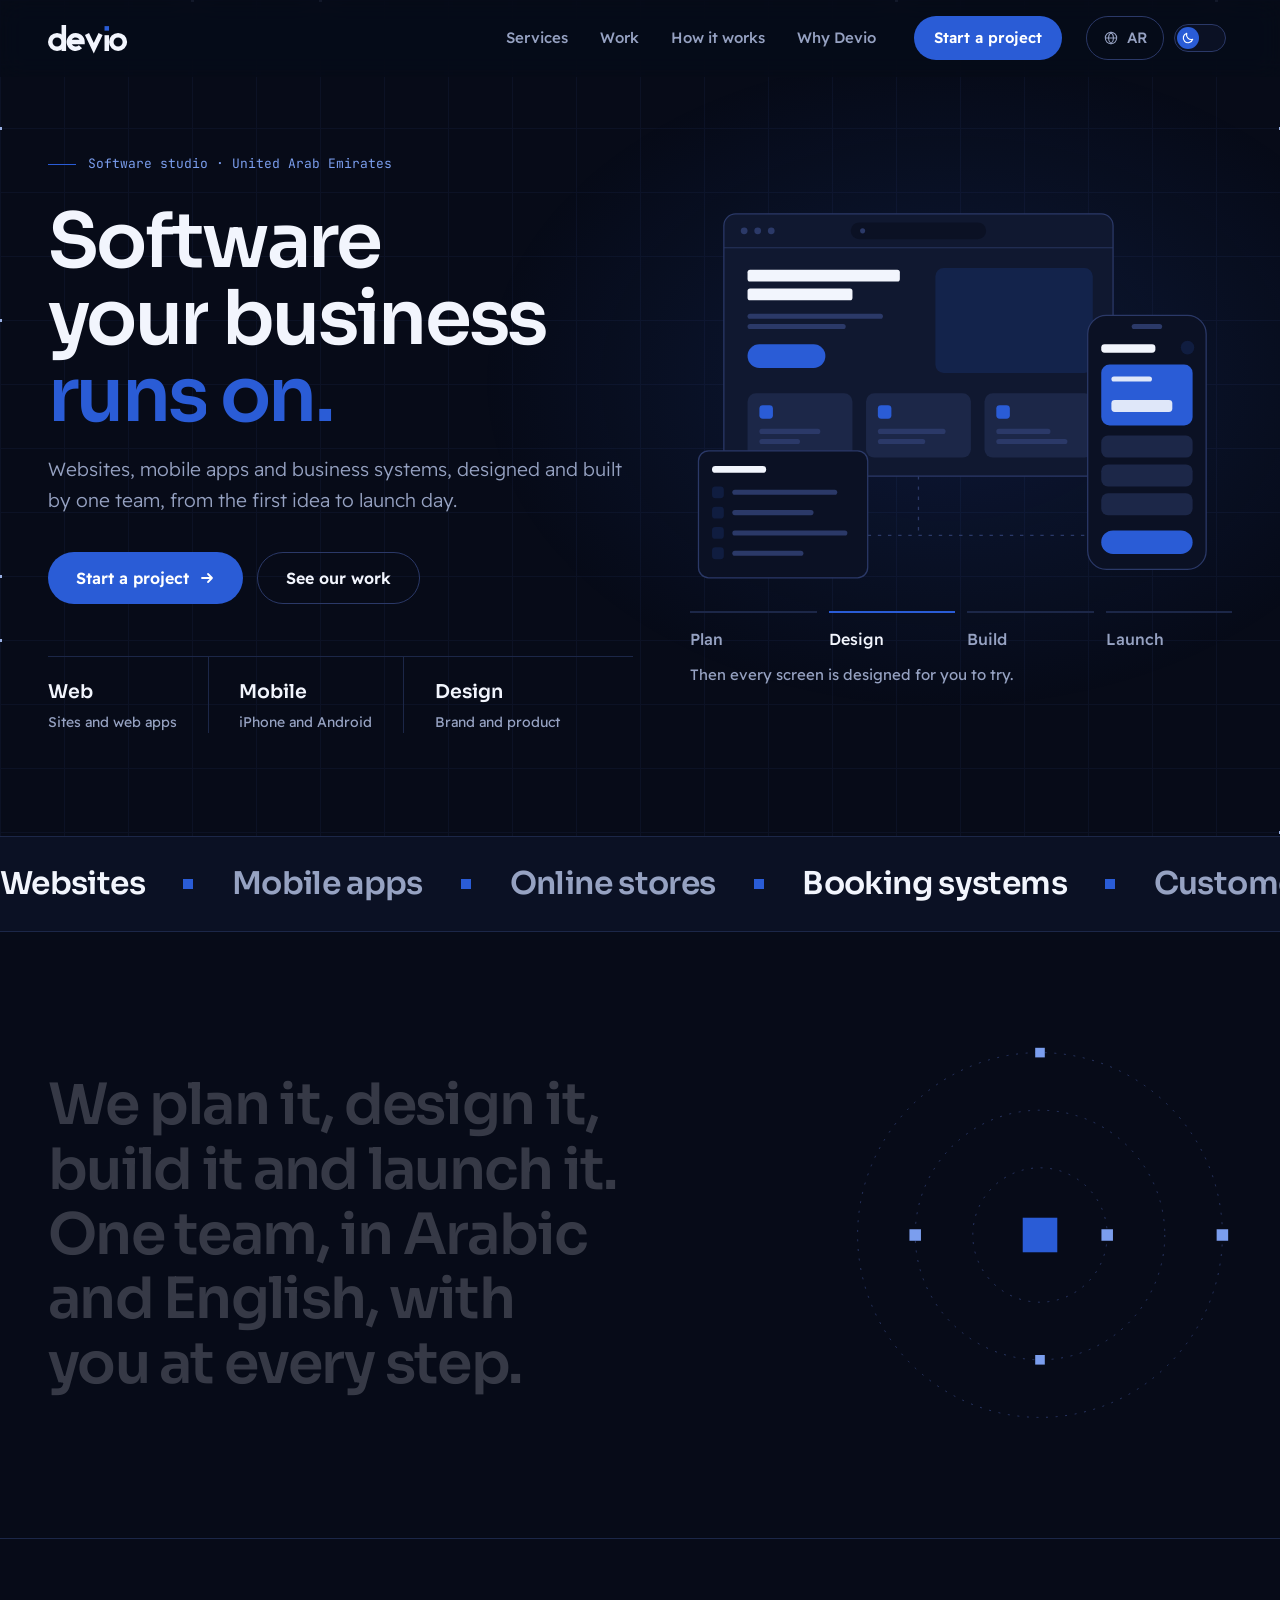
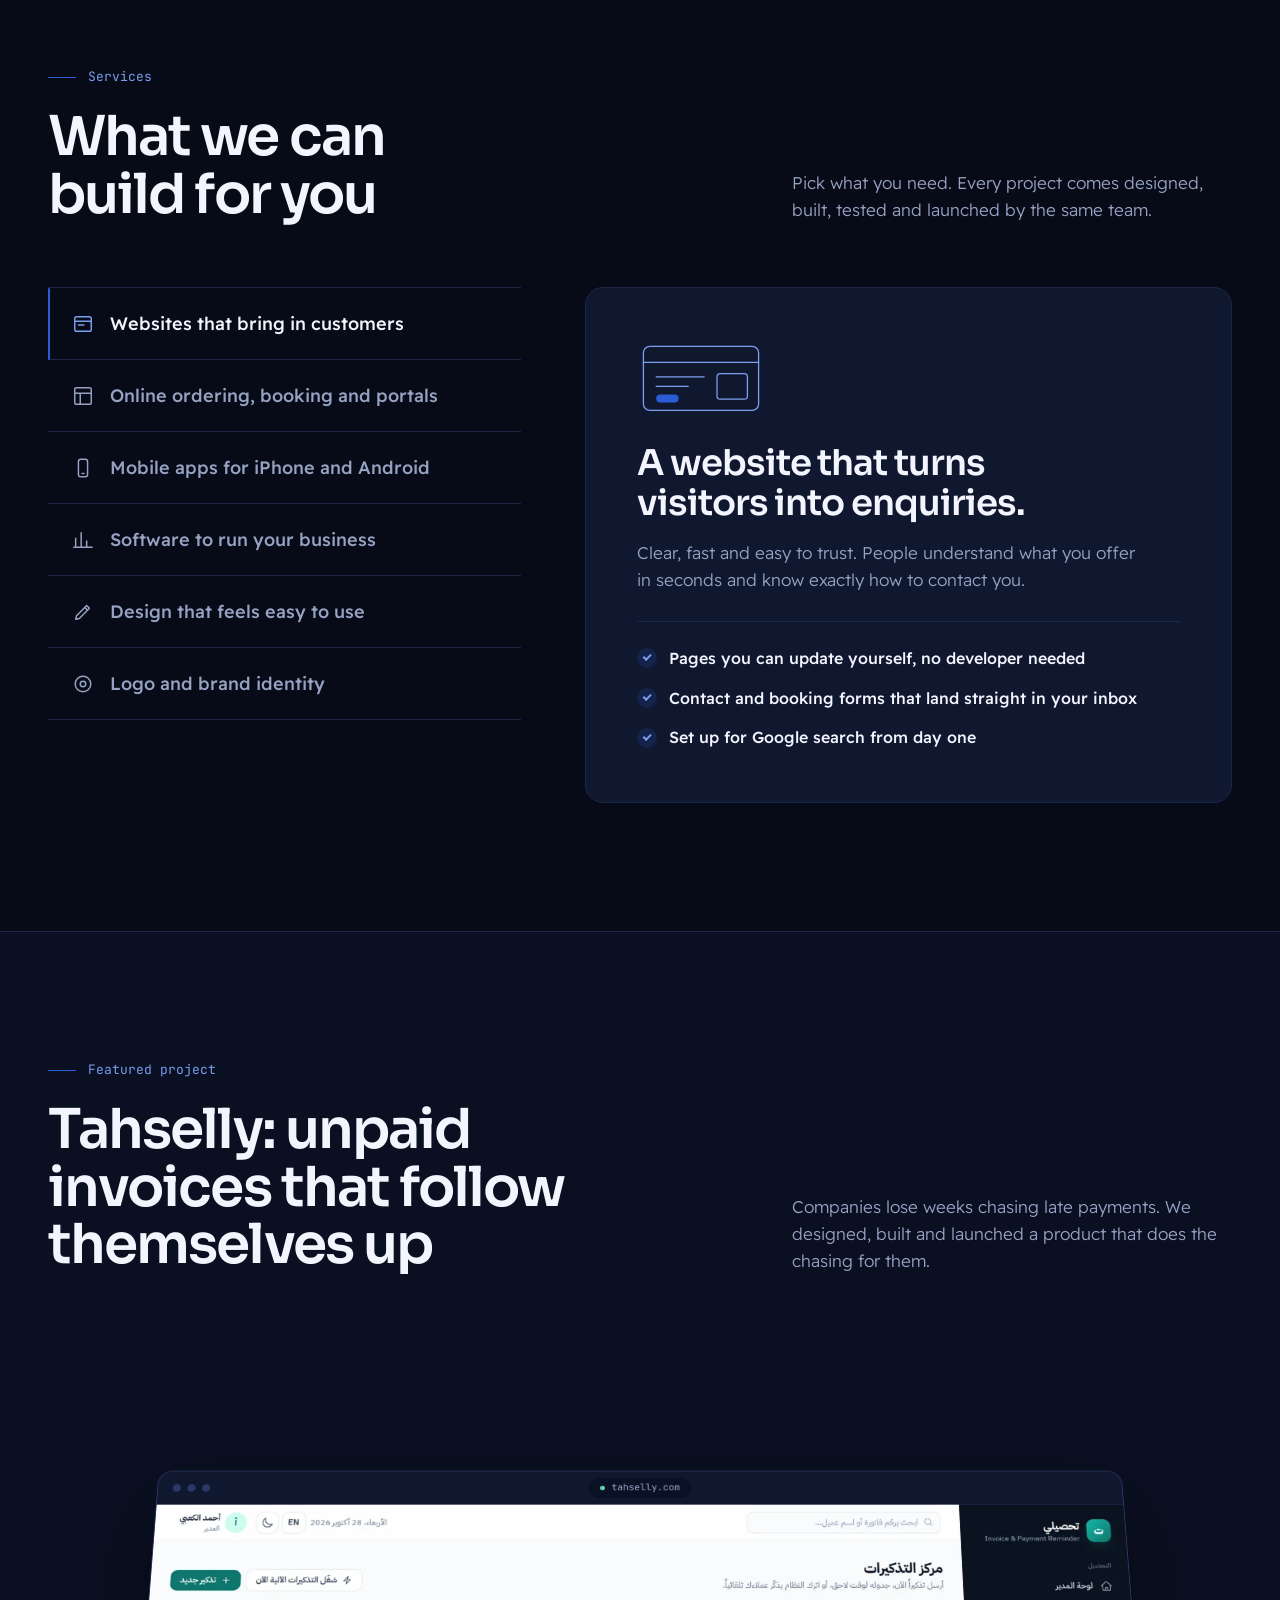
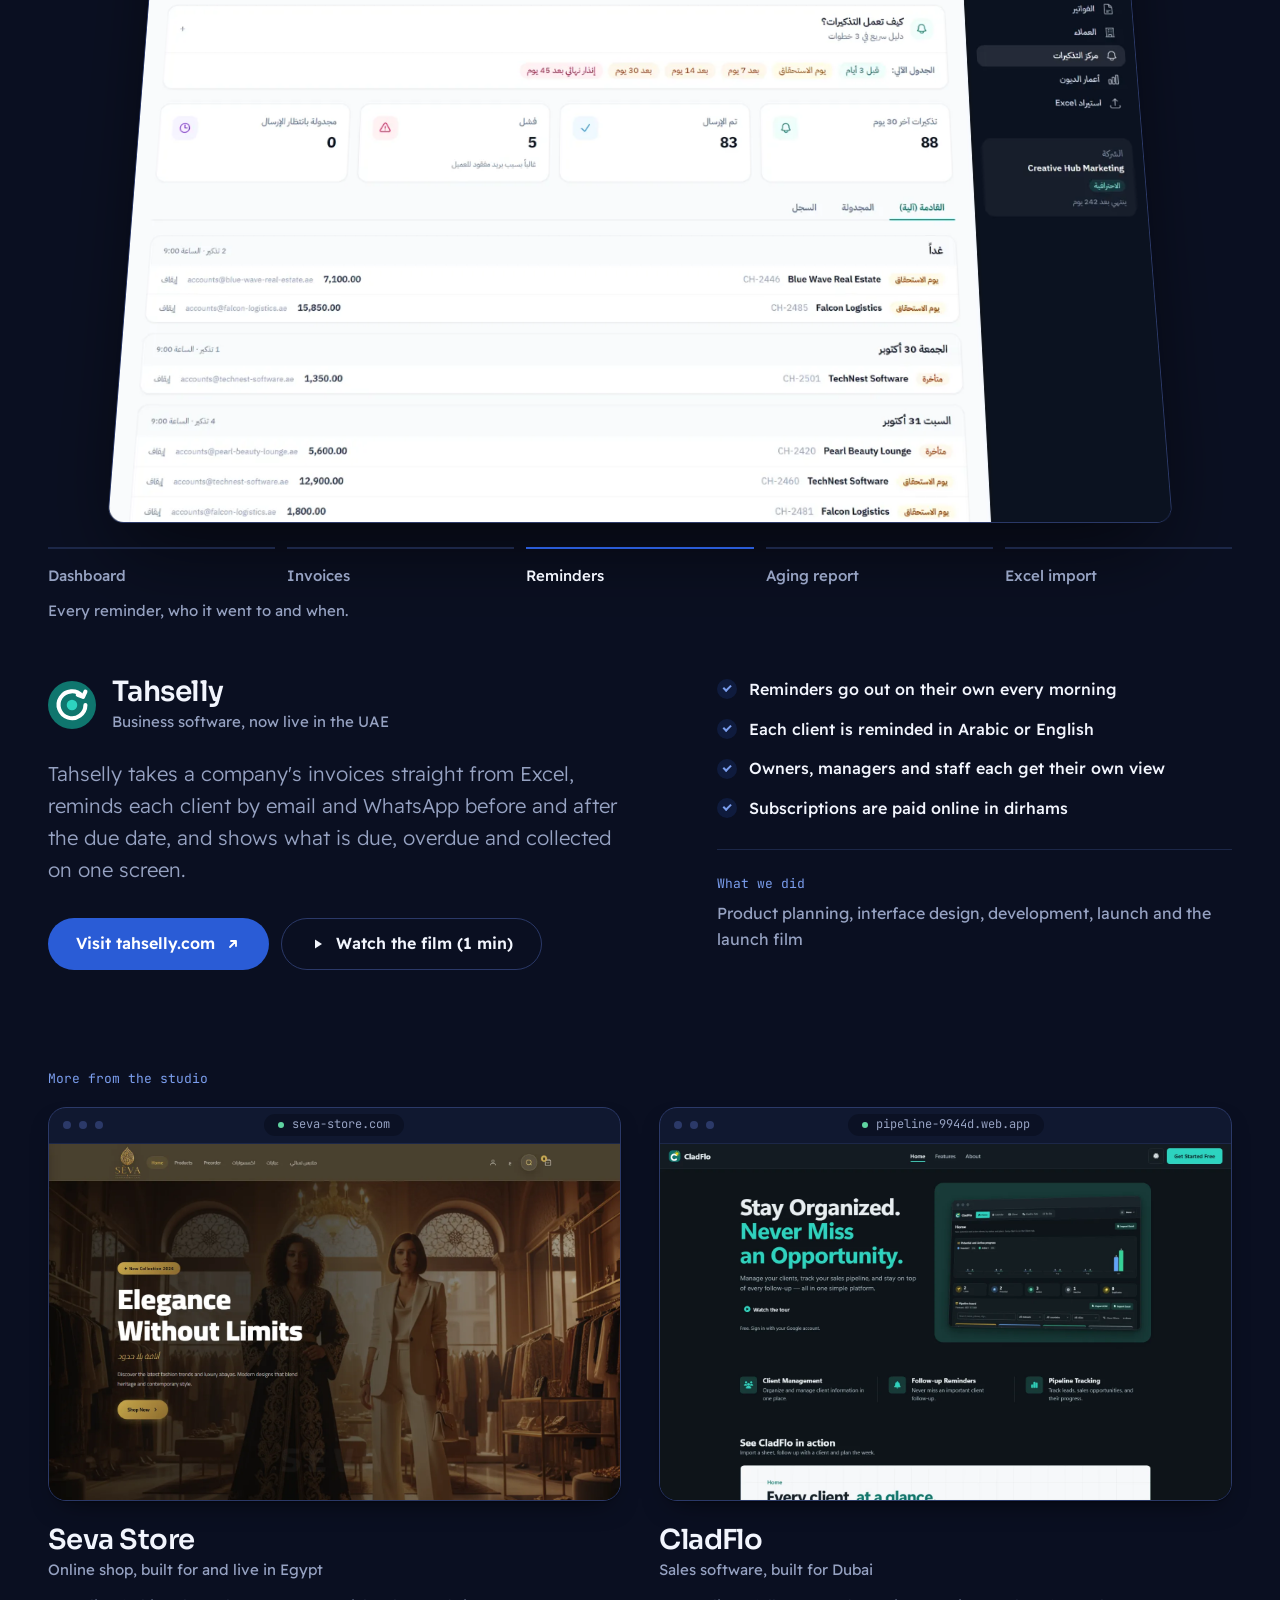
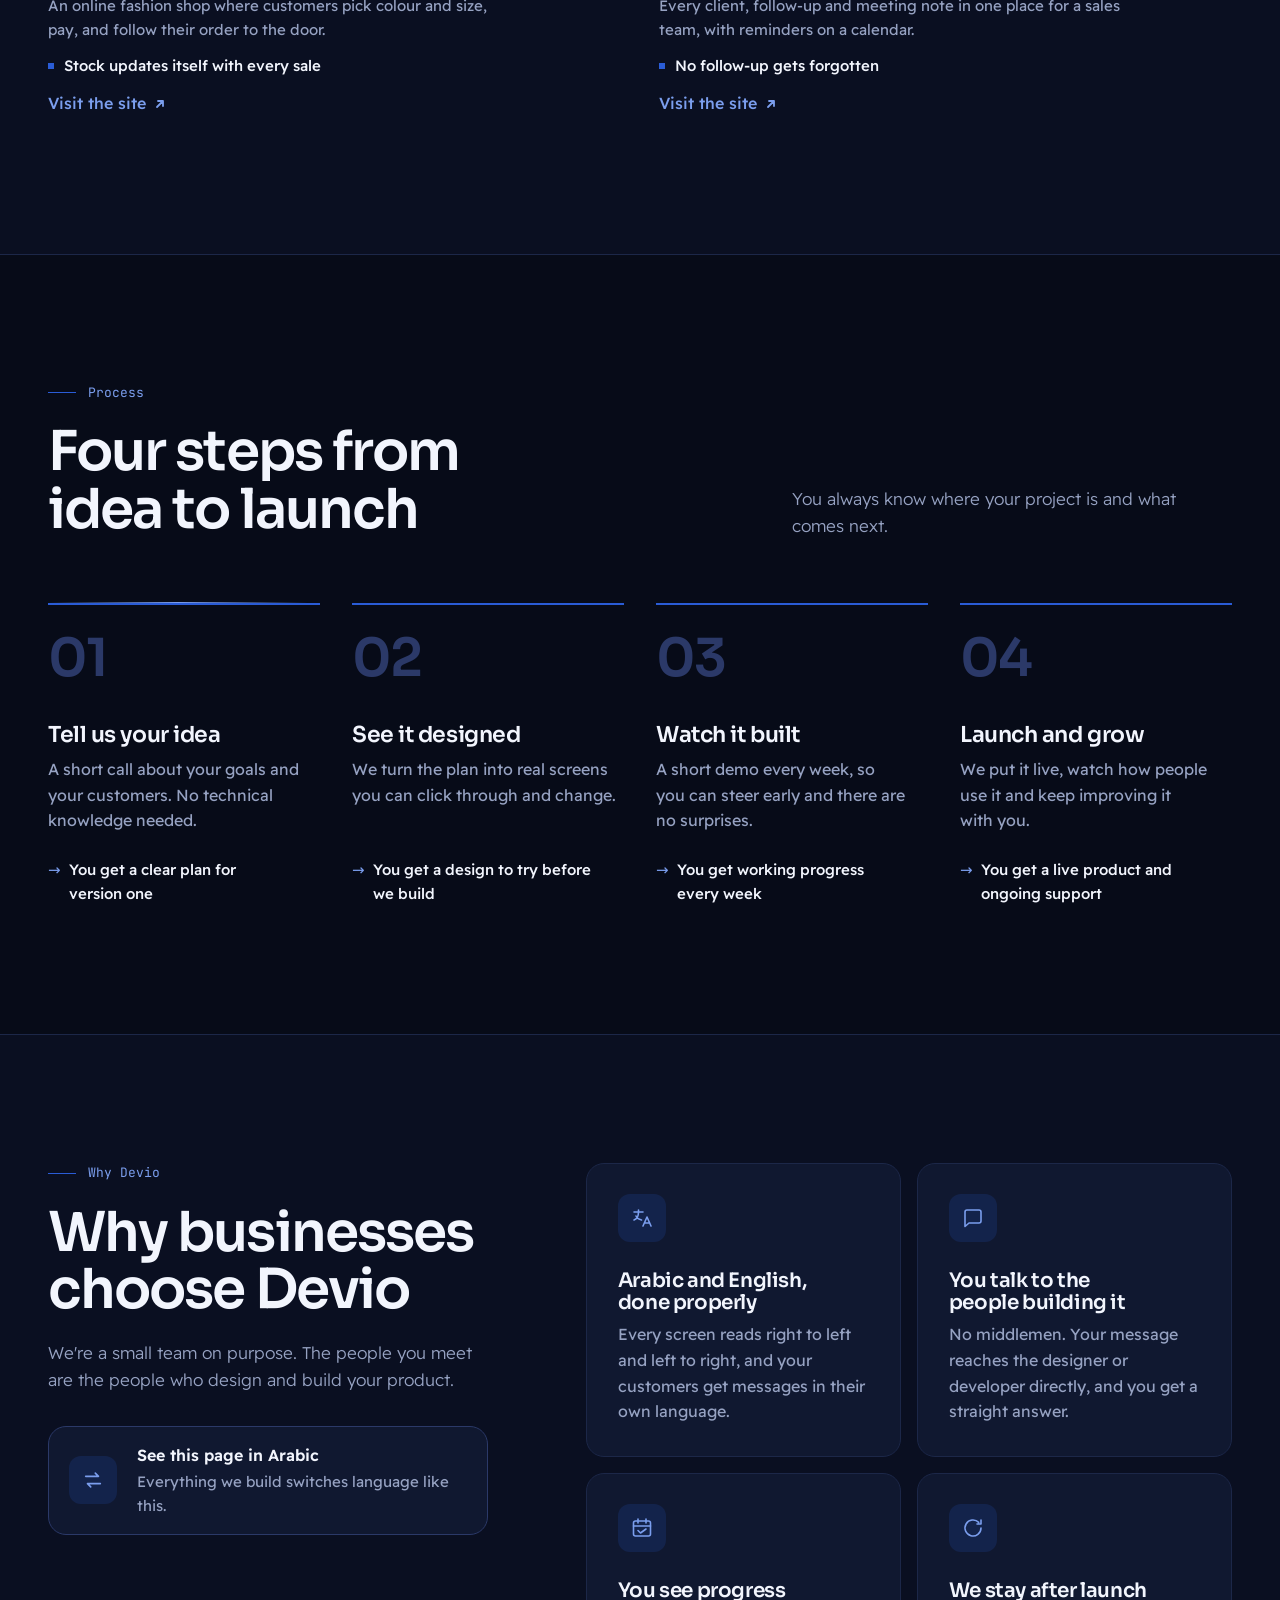
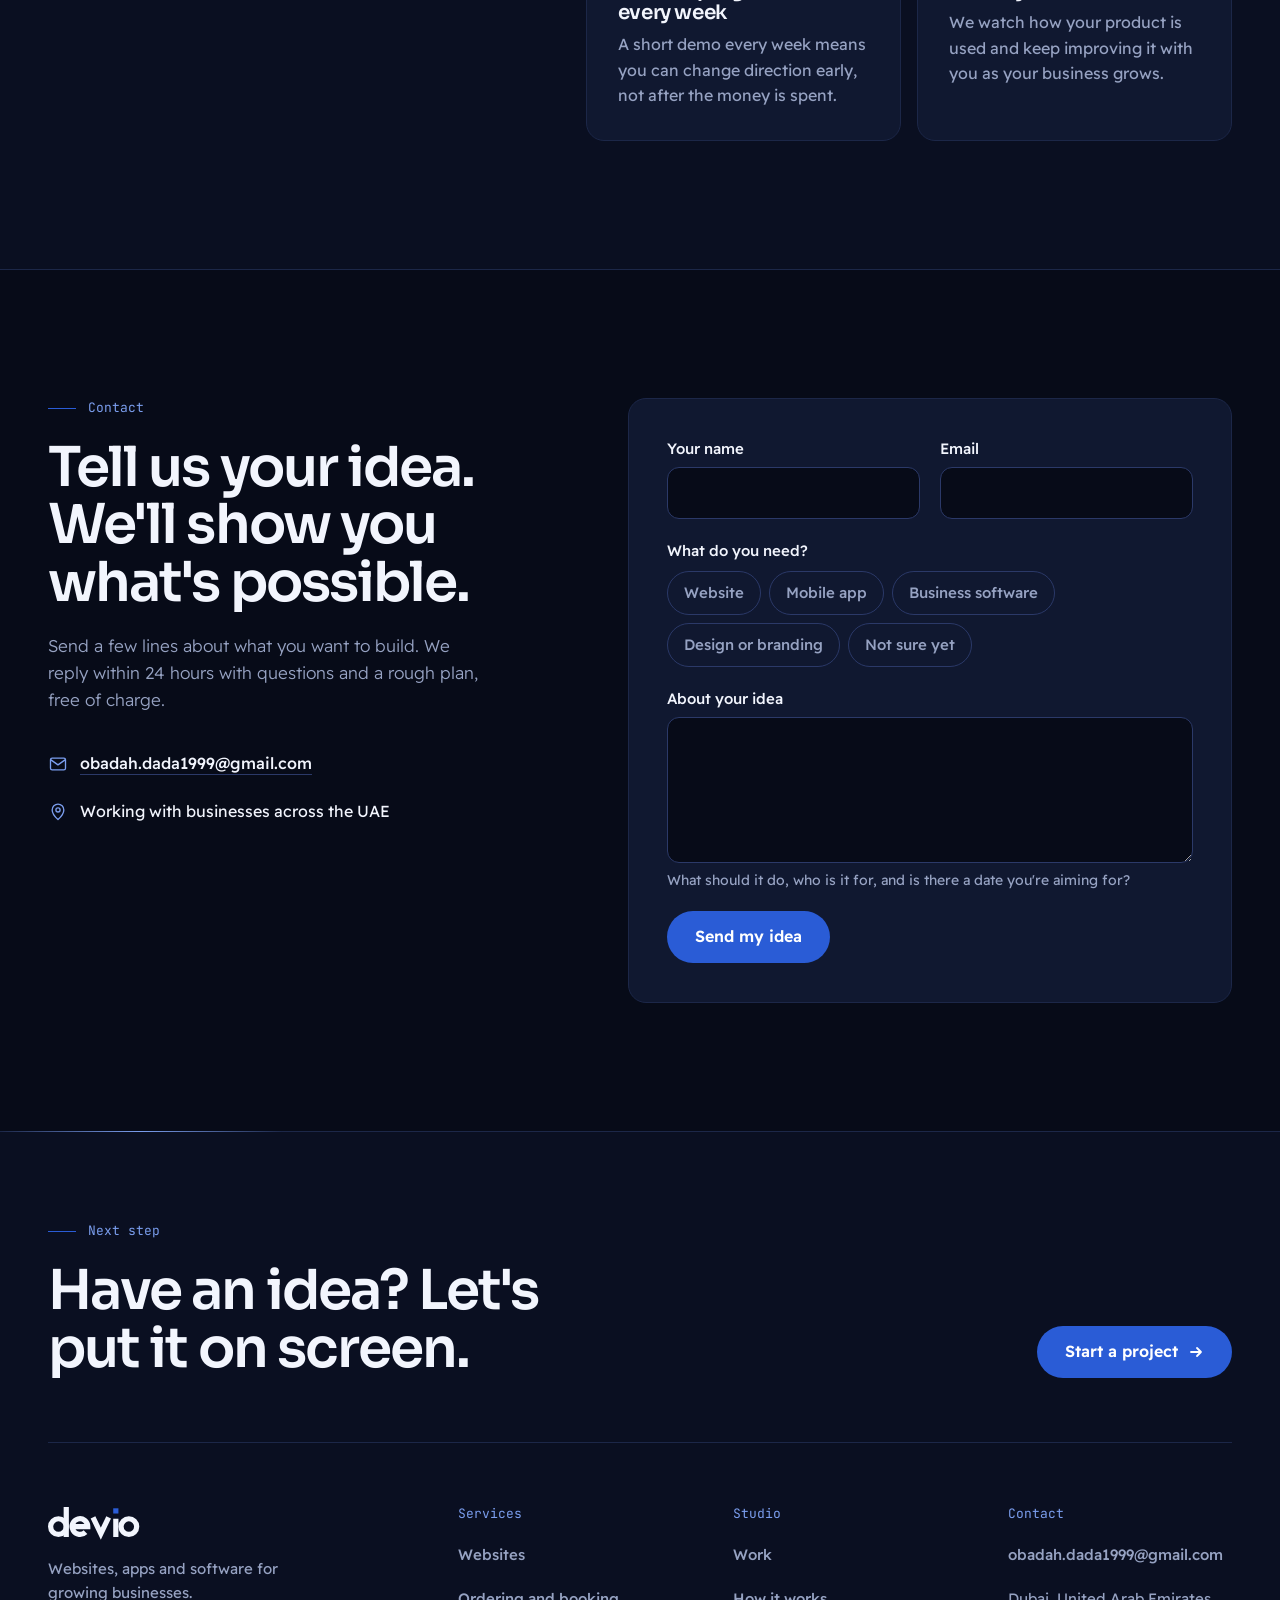
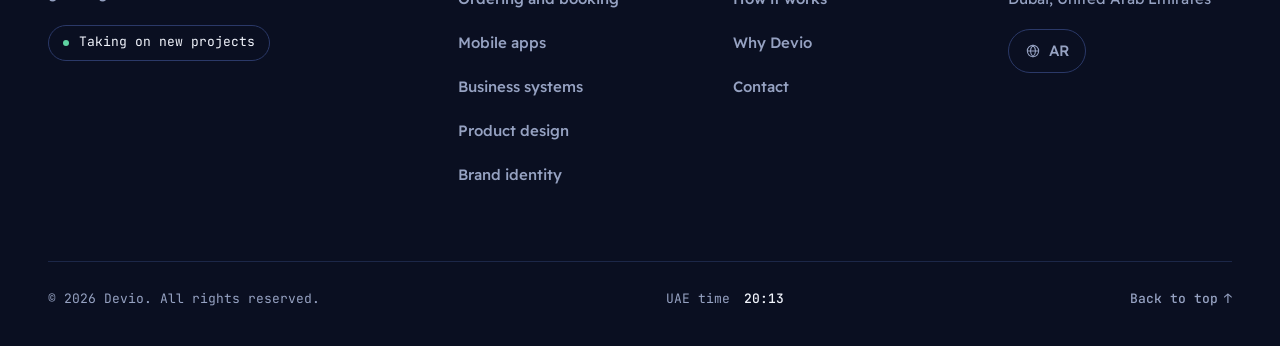
<file: index.html>
<!DOCTYPE html>
<html lang="en" dir="ltr">
<head>
  <meta charset="UTF-8" />
  <meta name="viewport" content="width=device-width, initial-scale=1" />
  <title>Devio · Websites, apps and software your business runs on</title>
  <meta name="description" content="Devio designs, builds and launches websites, mobile apps and business software for companies in the UAE, in Arabic and English." />
  <meta property="og:title" content="Devio · Websites, apps and software your business runs on" />
  <meta property="og:description" content="Web development, mobile apps, business software and design for companies in the UAE, in Arabic and English." />
  <meta property="og:type" content="website" />
  <meta property="og:url" content="https://obadah-dadaa.github.io/devio/" />
  <meta property="og:image" content="https://obadah-dadaa.github.io/devio/brand/social/og-image.png" />
  <meta property="og:site_name" content="Devio" />
  <link rel="canonical" href="https://obadah-dadaa.github.io/devio/" />
  <meta name="twitter:card" content="summary_large_image" />
  <meta name="theme-color" content="#070b18" />
  <meta name="color-scheme" content="dark light" />

  <link rel="icon" href="assets/icons/favicon.ico" sizes="any" />
  <link rel="icon" href="assets/icons/favicon.svg" type="image/svg+xml" />
  <link rel="apple-touch-icon" href="assets/icons/apple-touch-icon.png" />
  <link rel="manifest" href="site.webmanifest" />

  <link rel="preconnect" href="https://fonts.googleapis.com" />
  <link rel="preconnect" href="https://fonts.gstatic.com" crossorigin />
  <link href="https://fonts.googleapis.com/css2?family=JetBrains+Mono:wght@400;500&family=Readex+Pro:wght@300;400;500;600&family=Sora:wght@400;500;600;700&display=swap" rel="stylesheet" />
  <link rel="stylesheet" href="css/style.css" />

  <script>
    /* Set language and direction before paint so the page never flashes the wrong ones. */
    document.documentElement.classList.add("js");
    (function () {
      var root = document.documentElement, lang = "";
      try {
        lang = new URLSearchParams(location.search).get("lang") || localStorage.getItem("devio-lang") || "";
      } catch (_) {}
      if (lang !== "ar" && lang !== "en") lang = /^ar\b/i.test(navigator.language || "") ? "ar" : "en";
      root.lang = lang;
      root.dir = lang === "ar" ? "rtl" : "ltr";
      /* Dark is the brand default; a visitor who picked light keeps it. */
      var theme = "";
      try { theme = localStorage.getItem("devio-theme") || ""; } catch (_) {}
      root.dataset.theme = theme === "light" ? "light" : "dark";
    })();
  </script>
</head>
<body>
  <canvas class="fx" id="fx" aria-hidden="true"></canvas>
  <a class="skip-link" href="#main" data-i18n="skip">Skip to content</a>

  <header class="site-header" id="siteHeader">
    <div class="container header-inner">
      <a href="#top" class="brand" aria-label="Devio" data-i18n-label="brandLabel">
        <!-- Devio wordmark: one stroke weight, a sharp v, a square dot on the i -->
        <svg class="brand-logo" viewBox="2 4 280 92" aria-hidden="true">
          <g class="logo-strokes">
            <circle cx="34" cy="64" r="24" pathLength="1"/>
            <path d="M58 4V96" pathLength="1"/>
            <path d="M76 64H124A24 24 0 1 0 117 81" pathLength="1"/>
            <path d="M140 36L164 86L188 36" pathLength="1"/>
            <path d="M210 40V96" pathLength="1"/>
            <circle cx="250" cy="64" r="24" pathLength="1"/>
          </g>
          <rect class="logo-dot" x="202" y="8" width="16" height="16"/>
        </svg>
      </a>

      <nav class="site-nav" id="siteNav" aria-label="Main" data-i18n-label="navLabel">
        <ul>
          <li><a href="#services" data-i18n="navServices">Services</a></li>
          <li><a href="#work" data-i18n="navWork">Work</a></li>
          <li><a href="#process" data-i18n="navProcess">How it works</a></li>
          <li><a href="#why" data-i18n="navWhy">Why Devio</a></li>
        </ul>
        <span class="nav-indicator" aria-hidden="true"></span>
        <a href="#contact" class="btn btn-primary btn-sm" data-i18n="cta">Start a project</a>
      </nav>

      <div class="header-actions">
        <button class="lang-btn" id="langToggle" type="button" data-lang-toggle aria-label="View this page in Arabic">
          <svg class="globe" viewBox="0 0 24 24" aria-hidden="true"><circle cx="12" cy="12" r="8.5"/><path d="M3.500 12h17M12 3.500c2.600 2.400 3.800 5.200 3.800 8.500s-1.200 6.100-3.800 8.500c-2.600-2.400-3.800-5.200-3.800-8.500S9.400 5.900 12 3.500z"/></svg><span data-lang-label>AR</span>
        </button>
        <button class="theme-switch" id="themeToggle" type="button" role="switch" aria-checked="false" aria-label="Light theme">
          <span class="theme-track">
            <span class="theme-thumb">
              <svg class="theme-moon" viewBox="0 0 24 24" aria-hidden="true"><path d="M20 14.200A8.200 8.200 0 0 1 9.800 4a8.200 8.200 0 1 0 10.200 10.200z"/></svg>
              <svg class="theme-sun" viewBox="0 0 24 24" aria-hidden="true"><circle cx="12" cy="12" r="4"/><path d="M12 3v2M12 19v2M3 12h2M19 12h2M5.600 5.600l1.400 1.400M17 17l1.400 1.400M18.400 5.600L17 7M7 17l-1.400 1.400"/></svg>
            </span>
          </span>
        </button>
        <button class="icon-btn menu-btn" id="menuBtn" type="button" aria-label="Open menu" aria-expanded="false" aria-controls="siteNav">
          <svg viewBox="0 0 24 24" aria-hidden="true"><path class="menu-line menu-line-1" d="M4 8h16"/><path class="menu-line menu-line-2" d="M4 16h16"/></svg>
        </button>
      </div>
    </div>
    <span class="scroll-progress" id="scrollProgress" aria-hidden="true"></span>
  </header>

  <main id="main">
    <!-- Hero -->
    <section class="hero" id="top">
      <div class="hero-bg" aria-hidden="true"><i class="hero-light"></i></div>
      <div class="container hero-inner">
        <div class="hero-copy">
          <p class="kicker hero-in" data-i18n="heroKicker">Software studio · United Arab Emirates</p>
          <h1 class="hero-words" data-split data-i18n="heroTitle">Software your business <em>runs on.</em></h1>
          <p class="lead hero-in" data-i18n="heroLead">
            Websites, mobile apps and business systems, designed and built by one team,
            from the first idea to launch day.
          </p>
          <div class="hero-actions hero-in">
            <a href="#contact" class="btn btn-primary"><span data-i18n="cta">Start a project</span> <svg class="btn-arrow" viewBox="0 0 16 16" aria-hidden="true"><path d="M3 8h10M9 4l4 4-4 4"/></svg></a>
            <a href="#work" class="btn btn-ghost" data-i18n="heroWork">See our work</a>
          </div>
          <ul class="hero-strip hero-in">
            <li><strong data-i18n="strip1T">Web</strong><span data-i18n="strip1P">Sites and web apps</span></li>
            <li><strong data-i18n="strip2T">Mobile</strong><span data-i18n="strip2P">iPhone and Android</span></li>
            <li><strong data-i18n="strip3T">Design</strong><span data-i18n="strip3P">Brand and product</span></li>
          </ul>
        </div>

        <!-- A product coming together: planned, designed, built, launched -->
        <figure class="hero-art hero-in" id="heroArt" data-stage="plan" aria-label="How a project comes together" data-i18n-label="heroArtLabel">
          <svg class="build" viewBox="0 0 640 470" aria-hidden="true">
            <g class="b-wires"><path d="M270 330V400"/><path d="M210 400H470"/></g>

            <g class="b-browser">
              <rect class="b-frame" x="40" y="20" width="460" height="310" rx="14"/>
              <path class="b-rule" d="M40 60H500"/>
              <g class="b-chrome"><circle cx="64" cy="40" r="4"/><circle cx="80" cy="40" r="4"/><circle cx="96" cy="40" r="4"/><rect x="190" y="30" width="160" height="20" rx="10"/></g>
              <circle class="b-ping" cx="204" cy="40" r="3"/><circle class="b-live" cx="204" cy="40" r="3"/>
              <rect class="b-el c-ink" style="--n:1" x="68" y="86" width="180" height="14" rx="3" pathLength="1"/>
              <rect class="b-el c-ink" style="--n:2" x="68" y="108" width="124" height="14" rx="3" pathLength="1"/>
              <rect class="b-el c-muted" style="--n:3" x="68" y="138" width="160" height="6" rx="3" pathLength="1"/>
              <rect class="b-el c-muted" style="--n:4" x="68" y="150" width="116" height="6" rx="3" pathLength="1"/>
              <rect class="b-el c-accent b-btn" style="--n:5" x="68" y="174" width="92" height="28" rx="14" pathLength="1"/>
              <rect class="b-el c-soft" style="--n:6" x="290" y="84" width="186" height="124" rx="10" pathLength="1"/>
              <g class="b-bars">
                <rect class="b-bar" style="--n:0" x="310" y="162" width="14" height="30" rx="2"/>
                <rect class="b-bar" style="--n:1" x="338" y="144" width="14" height="48" rx="2"/>
                <rect class="b-bar" style="--n:2" x="366" y="152" width="14" height="40" rx="2"/>
                <rect class="b-bar" style="--n:3" x="394" y="126" width="14" height="66" rx="2"/>
                <rect class="b-bar" style="--n:4" x="422" y="134" width="14" height="58" rx="2"/>
                <rect class="b-bar" style="--n:5" x="450" y="108" width="14" height="84" rx="2"/>
              </g>
              <path class="b-line" d="M317 150L345 132L373 140L401 112L429 120L457 96" pathLength="1"/>
              <rect class="b-el c-card" style="--n:7" x="68" y="232" width="124" height="76" rx="10" pathLength="1"/>
              <rect class="b-el c-card" style="--n:8" x="208" y="232" width="124" height="76" rx="10" pathLength="1"/>
              <rect class="b-el c-card" style="--n:9" x="348" y="232" width="128" height="76" rx="10" pathLength="1"/>
              <g class="b-on">
                <rect class="c-accent" x="82" y="246" width="16" height="16" rx="4"/><rect class="c-muted" x="82" y="274" width="72" height="6" rx="3"/><rect class="c-muted" x="82" y="286" width="48" height="6" rx="3"/>
                <rect class="c-accent" x="222" y="246" width="16" height="16" rx="4"/><rect class="c-muted" x="222" y="274" width="80" height="6" rx="3"/><rect class="c-muted" x="222" y="286" width="56" height="6" rx="3"/>
                <rect class="c-accent" x="362" y="246" width="16" height="16" rx="4"/><rect class="c-muted" x="362" y="274" width="64" height="6" rx="3"/><rect class="c-muted" x="362" y="286" width="84" height="6" rx="3"/>
              </g>
            </g>

            <g class="b-panel">
              <rect class="b-frame" x="10" y="300" width="200" height="150" rx="12"/>
              <rect class="b-el c-ink" style="--n:3" x="26" y="318" width="64" height="8" rx="4" pathLength="1"/>
              <rect class="b-el c-soft" style="--n:4" x="26" y="342" width="14" height="14" rx="4" pathLength="1"/><rect class="b-el c-muted" style="--n:4" x="50" y="346" width="124" height="6" rx="3" pathLength="1"/>
              <rect class="b-el c-soft" style="--n:5" x="26" y="366" width="14" height="14" rx="4" pathLength="1"/><rect class="b-el c-muted" style="--n:5" x="50" y="370" width="96" height="6" rx="3" pathLength="1"/>
              <rect class="b-el c-soft" style="--n:6" x="26" y="390" width="14" height="14" rx="4" pathLength="1"/><rect class="b-el c-muted" style="--n:6" x="50" y="394" width="136" height="6" rx="3" pathLength="1"/>
              <rect class="b-el c-soft" style="--n:7" x="26" y="414" width="14" height="14" rx="4" pathLength="1"/><rect class="b-el c-muted" style="--n:7" x="50" y="418" width="84" height="6" rx="3" pathLength="1"/>
              <path class="b-check" style="--n:0" d="M29.500 349l2.500 2.500 5-5.500" pathLength="1"/>
              <path class="b-check" style="--n:1" d="M29.500 373l2.500 2.500 5-5.500" pathLength="1"/>
              <path class="b-check" style="--n:2" d="M29.500 397l2.500 2.500 5-5.500" pathLength="1"/>
              <path class="b-check" style="--n:3" d="M29.500 421l2.500 2.500 5-5.500" pathLength="1"/>
            </g>

            <g class="b-phone">
              <rect class="b-frame" x="470" y="140" width="140" height="300" rx="22"/>
              <rect class="b-notch" x="522" y="150" width="36" height="6" rx="3"/>
              <rect class="b-el c-ink" style="--n:5" x="486" y="174" width="64" height="10" rx="4" pathLength="1"/>
              <rect class="b-el c-soft" style="--n:5" x="580" y="170" width="16" height="16" rx="8" pathLength="1"/>
              <rect class="b-el c-accent" style="--n:6" x="486" y="198" width="108" height="72" rx="10" pathLength="1"/>
              <g class="b-on"><rect class="c-white" x="498" y="212" width="48" height="6" rx="3"/><rect class="c-white" x="498" y="240" width="72" height="14" rx="4"/></g>
              <rect class="b-el c-card" style="--n:7" x="486" y="282" width="108" height="26" rx="8" pathLength="1"/>
              <rect class="b-el c-card" style="--n:8" x="486" y="316" width="108" height="26" rx="8" pathLength="1"/>
              <rect class="b-el c-card" style="--n:9" x="486" y="350" width="108" height="26" rx="8" pathLength="1"/>
              <rect class="b-el c-accent" style="--n:10" x="486" y="394" width="108" height="28" rx="14" pathLength="1"/>
              <g class="b-note"><rect x="478" y="160" width="124" height="36" rx="10"/><rect class="c-accent" x="488" y="170" width="16" height="16" rx="4"/><rect class="c-dark" x="512" y="171" width="60" height="6" rx="3"/><rect class="c-dark2" x="512" y="181" width="40" height="5" rx="2.500"/></g>
            </g>

            <g class="b-cursor"><path d="M0 0V17L4.600 12.800L8 20L11 18.600L7.600 11.600L13.400 11.600Z"/></g>
          </svg>
          <div class="demo-steps hero-steps" role="tablist" aria-label="How a project comes together" data-i18n-label="heroArtLabel">
            <button class="demo-step" type="button" role="tab" data-key="plan" aria-selected="true" data-i18n="hsPlan">Plan</button>
            <button class="demo-step" type="button" role="tab" data-key="design" aria-selected="false" data-i18n="hsDesign">Design</button>
            <button class="demo-step" type="button" role="tab" data-key="build" aria-selected="false" data-i18n="hsBuild">Build</button>
            <button class="demo-step" type="button" role="tab" data-key="launch" aria-selected="false" data-i18n="hsLaunch">Launch</button>
          </div>
          <figcaption class="demo-caption" aria-live="polite"></figcaption>
        </figure>
      </div>
    </section>

    <!-- What we make, passing by -->
    <div class="ticker" aria-hidden="true">
      <div class="ticker-track">
        <ul><li data-i18n="tk1">Websites</li><li data-i18n="tk2">Mobile apps</li><li data-i18n="tk3">Online stores</li><li data-i18n="tk4">Booking systems</li><li data-i18n="tk5">Customer portals</li><li data-i18n="tk6">Dashboards</li><li data-i18n="tk7">Business systems</li><li data-i18n="tk8">Brand identity</li></ul>
        <ul><li data-i18n="tk1">Websites</li><li data-i18n="tk2">Mobile apps</li><li data-i18n="tk3">Online stores</li><li data-i18n="tk4">Booking systems</li><li data-i18n="tk5">Customer portals</li><li data-i18n="tk6">Dashboards</li><li data-i18n="tk7">Business systems</li><li data-i18n="tk8">Brand identity</li></ul>
      </div>
    </div>

    <!-- One sentence that lights up as you read down the page -->
    <section class="statement" aria-labelledby="statement">
      <svg class="statement-art" viewBox="0 0 400 400" aria-hidden="true">
        <g class="orbit o1"><circle cx="200" cy="200" r="70"/><rect x="264" y="194" width="12" height="12"/></g>
        <g class="orbit o2"><circle cx="200" cy="200" r="130"/><rect x="64" y="194" width="12" height="12"/><rect x="195" y="325" width="10" height="10"/></g>
        <g class="orbit o3"><circle cx="200" cy="200" r="190"/><rect x="384" y="194" width="12" height="12"/><rect x="195" y="5" width="10" height="10"/></g>
        <rect class="core" x="182" y="182" width="36" height="36"/>
      </svg>
      <div class="container">
        <p class="statement-text" id="statement" data-split data-i18n="statement">We plan it, design it, build it and launch it. One team, in Arabic and English, with you at every step.</p>
      </div>
    </section>

    <!-- Services -->
    <section class="section" id="services" aria-labelledby="services-title">
      <div class="container">
        <header class="section-head reveal">
          <div>
            <p class="kicker" data-i18n="navServices">Services</p>
            <h2 id="services-title" data-i18n="svcTitle">What we can build for you</h2>
          </div>
          <p data-i18n="svcLead">Pick what you need. Every project comes designed, built, tested and launched by the same team.</p>
        </header>

        <div class="svc reveal">
          <div class="svc-tabs" role="tablist" aria-label="Services" aria-orientation="vertical" data-i18n-label="navServices">
            <span class="svc-marker" aria-hidden="true"></span>
            <button class="svc-tab" type="button" role="tab" id="tab-site" aria-controls="panel-site" aria-selected="true">
              <svg viewBox="0 0 24 24" aria-hidden="true"><rect x="3" y="4" width="18" height="16" rx="2"/><path d="M3 9h18M7 13h6"/></svg><span data-i18n="tabSite">Websites that bring in customers</span>
            </button>
            <button class="svc-tab" type="button" role="tab" id="tab-app" aria-controls="panel-app" aria-selected="false" tabindex="-1">
              <svg viewBox="0 0 24 24" aria-hidden="true"><rect x="3" y="3" width="18" height="18" rx="2"/><path d="M3 9h18M9 9v12"/></svg><span data-i18n="tabApp">Online ordering, booking and portals</span>
            </button>
            <button class="svc-tab" type="button" role="tab" id="tab-mobile" aria-controls="panel-mobile" aria-selected="false" tabindex="-1">
              <svg viewBox="0 0 24 24" aria-hidden="true"><rect x="7" y="2.5" width="10" height="19" rx="2.5"/><path d="M11 18h2"/></svg><span data-i18n="tabMobile">Mobile apps for iPhone and Android</span>
            </button>
            <button class="svc-tab" type="button" role="tab" id="tab-software" aria-controls="panel-software" aria-selected="false" tabindex="-1">
              <svg viewBox="0 0 24 24" aria-hidden="true"><path d="M4 20V10M10 20V4M16 20v-7M22 20H2"/></svg><span data-i18n="tabSoftware">Software to run your business</span>
            </button>
            <button class="svc-tab" type="button" role="tab" id="tab-design" aria-controls="panel-design" aria-selected="false" tabindex="-1">
              <svg viewBox="0 0 24 24" aria-hidden="true"><path d="M4 20l4-1L19 8l-3-3L5 16z"/><path d="M14 7l3 3"/></svg><span data-i18n="tabDesign">Design that feels easy to use</span>
            </button>
            <button class="svc-tab" type="button" role="tab" id="tab-brand" aria-controls="panel-brand" aria-selected="false" tabindex="-1">
              <svg viewBox="0 0 24 24" aria-hidden="true"><circle cx="12" cy="12" r="8.5"/><circle cx="12" cy="12" r="3"/></svg><span data-i18n="tabBrand">Logo and brand identity</span>
            </button>
          </div>

          <div class="svc-panels">
            <article class="svc-panel" role="tabpanel" id="panel-site" aria-labelledby="tab-site">
              <svg class="svc-art" viewBox="0 0 160 96" aria-hidden="true"><rect x="8" y="8" width="144" height="80" rx="8" pathLength="1"/><path d="M8 28H152" pathLength="1"/><path d="M24 46H84" pathLength="1"/><path d="M24 58H64" pathLength="1"/><rect x="100" y="42" width="38" height="32" rx="4" pathLength="1"/><rect class="a" x="24" y="68" width="28" height="10" rx="5"/></svg>
              <h3 data-i18n="siteH">A website that turns visitors into enquiries.</h3>
              <p data-i18n="siteP">Clear, fast and easy to trust. People understand what you offer in seconds and know exactly how to contact you.</p>
              <ul class="gets">
                <li data-i18n="site1">Pages you can update yourself, no developer needed</li>
                <li data-i18n="site2">Contact and booking forms that land straight in your inbox</li>
                <li data-i18n="site3">Set up for Google search from day one</li>
              </ul>
            </article>
            <article class="svc-panel" role="tabpanel" id="panel-app" aria-labelledby="tab-app" hidden>
              <svg class="svc-art" viewBox="0 0 160 96" aria-hidden="true"><rect x="20" y="14" width="120" height="74" rx="8" pathLength="1"/><path d="M20 34H140" pathLength="1"/><path d="M50 8V20M110 8V20" pathLength="1"/><path d="M40 50H56M72 50H88M104 50H120M40 68H56" pathLength="1"/><path d="M104 68l5 5 9-10" pathLength="1"/><rect class="a" x="70" y="60" width="20" height="16" rx="4"/></svg>
              <h3 data-i18n="appH">Let customers order, book and pay without calling you.</h3>
              <p data-i18n="appP">Your business stays open after hours. Customers help themselves, and you see every order in one place.</p>
              <ul class="gets">
                <li data-i18n="app1">Online ordering, booking and payments</li>
                <li data-i18n="app2">Customer accounts with their history and status</li>
                <li data-i18n="app3">A simple admin panel for your team</li>
              </ul>
            </article>
            <article class="svc-panel" role="tabpanel" id="panel-mobile" aria-labelledby="tab-mobile" hidden>
              <svg class="svc-art" viewBox="0 0 160 96" aria-hidden="true"><rect x="56" y="4" width="48" height="88" rx="10" pathLength="1"/><path d="M74 12H86" pathLength="1"/><path d="M64 50H96M64 60H86" pathLength="1"/><path d="M114 30a14 14 0 0 1 0 22" pathLength="1"/><path d="M124 22a26 26 0 0 1 0 38" pathLength="1"/><rect class="a" x="64" y="24" width="32" height="14" rx="4"/></svg>
              <h3 data-i18n="mobileH">Your business in your customer's pocket.</h3>
              <p data-i18n="mobileP">An app your customers open to order, book, pay and follow up, with notifications that bring them back.</p>
              <ul class="gets">
                <li data-i18n="mobile1">One app for iPhone and Android</li>
                <li data-i18n="mobile2">Arabic and English from the first screen</li>
                <li data-i18n="mobile3">Published on the App Store and Google Play for you</li>
              </ul>
            </article>
            <article class="svc-panel" role="tabpanel" id="panel-software" aria-labelledby="tab-software" hidden>
              <svg class="svc-art" viewBox="0 0 160 96" aria-hidden="true"><path d="M12 84H148" pathLength="1"/><rect x="24" y="52" width="16" height="32" pathLength="1"/><rect x="52" y="40" width="16" height="44" pathLength="1"/><rect x="108" y="46" width="16" height="38" pathLength="1"/><path d="M20 38L58 26L88 10L118 30L144 14" pathLength="1"/><rect class="a" x="80" y="26" width="16" height="58"/></svg>
              <h3 data-i18n="softH">Swap spreadsheets and paperwork for one simple system.</h3>
              <p data-i18n="softP">Software shaped around how your business already works: stock, invoices, payments and reports, all together.</p>
              <ul class="gets">
                <li data-i18n="soft1">Less copying between files, fewer mistakes</li>
                <li data-i18n="soft2">Reports ready when you need them</li>
                <li data-i18n="soft3">Access for your whole team, with the right permissions</li>
              </ul>
            </article>
            <article class="svc-panel" role="tabpanel" id="panel-design" aria-labelledby="tab-design" hidden>
              <svg class="svc-art" viewBox="0 0 160 96" aria-hidden="true"><path d="M16 76C40 10 110 90 144 20" pathLength="1"/><path d="M16 76L44 40" pathLength="1"/><path d="M144 20L112 54" pathLength="1"/><circle cx="44" cy="40" r="4" pathLength="1"/><circle cx="112" cy="54" r="4" pathLength="1"/><rect class="a" x="10" y="70" width="12" height="12"/><rect class="a" x="138" y="14" width="12" height="12"/></svg>
              <h3 data-i18n="designH">A product that looks premium and feels easy.</h3>
              <p data-i18n="designP">We design every screen first and let you try it, so your customers get it without a manual.</p>
              <ul class="gets">
                <li data-i18n="design1">A clickable design to try before anything is built</li>
                <li data-i18n="design2">Laid out for phones, tablets and laptops</li>
                <li data-i18n="design3">One consistent look across every page</li>
              </ul>
            </article>
            <article class="svc-panel" role="tabpanel" id="panel-brand" aria-labelledby="tab-brand" hidden>
              <svg class="svc-art" viewBox="0 0 160 96" aria-hidden="true"><circle cx="40" cy="48" r="26" pathLength="1"/><rect x="74" y="22" width="52" height="52" pathLength="1"/><path d="M96 86L122 40L148 86Z" pathLength="1"/><rect class="a" x="34" y="42" width="12" height="12"/></svg>
              <h3 data-i18n="brandH">A brand people recognise at a glance.</h3>
              <p data-i18n="brandP">Logo, colours, type and the rules for using them, so everything you publish looks like you.</p>
              <ul class="gets">
                <li data-i18n="brand1">A logo in every format you will need</li>
                <li data-i18n="brand2">Colours and fonts that work in Arabic and English</li>
                <li data-i18n="brand3">A brand guide, social media and print templates</li>
              </ul>
            </article>
          </div>
        </div>
      </div>
    </section>

    <!-- Work: one project shown large, then the rest as a list -->
    <section class="section section-tint" id="work" aria-labelledby="work-title">
      <div class="container">
        <header class="section-head reveal">
          <div>
            <p class="kicker" data-i18n="workKicker">Featured project</p>
            <h2 id="work-title" data-i18n="workTitle">Tahselly: unpaid invoices that follow themselves up</h2>
          </div>
          <p data-i18n="workLead">Companies lose weeks chasing late payments. We designed, built and launched a product that does the chasing for them.</p>
        </header>

        <div class="case">
          <figure class="case-viewer reveal" id="caseViewer" data-stage="dashboard" data-scroll aria-label="Screens from Tahselly" data-i18n-label="caseLabel">
            <div class="demo-window">
              <div class="demo-bar" aria-hidden="true">
                <span class="demo-dots"><i></i><i></i><i></i></span>
                <span class="demo-url"><i class="live-dot is-live"></i>tahselly.com</span>
              </div>
              <div class="case-screen">
                <img class="shot is-on" data-key="dashboard" src="assets/work/tahselly/owner-dashboard.webp" width="1600" height="1000" loading="lazy" alt="Tahselly owner dashboard with collection rate, receivables and a chart of invoiced versus collected" data-i18n-alt="altDashboard" />
                <img class="shot" data-key="invoices" src="assets/work/tahselly/invoices-overdue.webp" width="1600" height="1000" loading="lazy" alt="List of overdue invoices in Tahselly" data-i18n-alt="altInvoices" />
                <img class="shot" data-key="reminders" src="assets/work/tahselly/reminders.webp" width="1600" height="1000" loading="lazy" alt="Reminder centre in Tahselly" data-i18n-alt="altReminders" />
                <img class="shot" data-key="aging" src="assets/work/tahselly/aging.webp" width="1600" height="1000" loading="lazy" alt="Debt aging report in Tahselly" data-i18n-alt="altAging" />
                <img class="shot" data-key="import" src="assets/work/tahselly/import.webp" width="1600" height="1000" loading="lazy" alt="Importing invoices from Excel into Tahselly" data-i18n-alt="altImport" />
              </div>
            </div>
            <div class="demo-steps case-steps" role="tablist" aria-label="Tahselly screens" data-i18n-label="caseLabel">
              <button class="demo-step" type="button" role="tab" data-key="dashboard" aria-selected="true" data-i18n="shotDashboard">Dashboard</button>
              <button class="demo-step" type="button" role="tab" data-key="invoices" aria-selected="false" data-i18n="shotInvoices">Invoices</button>
              <button class="demo-step" type="button" role="tab" data-key="reminders" aria-selected="false" data-i18n="shotReminders">Reminders</button>
              <button class="demo-step" type="button" role="tab" data-key="aging" aria-selected="false" data-i18n="shotAging">Aging report</button>
              <button class="demo-step" type="button" role="tab" data-key="import" aria-selected="false" data-i18n="shotImport">Excel import</button>
            </div>
            <figcaption class="demo-caption" aria-live="polite"></figcaption>
          </figure>

          <div class="case-info">
            <div class="case-main">
              <div class="case-id reveal">
                <img src="assets/work/tahselly/logo.svg" width="48" height="48" alt="" />
                <div>
                  <h3 data-i18n="caseName">Tahselly</h3>
                  <p data-i18n="caseMeta">Business software, now live in the UAE</p>
                </div>
              </div>
              <p class="case-text reveal" data-i18n="caseText">
                Tahselly takes a company's invoices straight from Excel, reminds each client by email and
                WhatsApp before and after the due date, and shows what is due, overdue and collected on one screen.
              </p>
              <div class="case-actions reveal">
                <a class="btn btn-primary" href="https://tahselly.com" target="_blank" rel="noopener"><span data-i18n="caseVisit">Visit tahselly.com</span> <svg class="btn-arrow btn-arrow-out" viewBox="0 0 16 16" aria-hidden="true"><path d="M5 11l6-6M6 5h5v5"/></svg></a>
                <button class="btn btn-ghost" type="button" id="filmOpen">
                  <svg class="play" viewBox="0 0 16 16" aria-hidden="true"><path d="M5 3.5v9l7-4.5z"/></svg><span data-i18n="caseFilm">Watch the film (1 min)</span>
                </button>
              </div>
            </div>
            <div class="case-side">
              <ul class="gets case-gets reveal">
                <li data-i18n="case1">Reminders go out on their own every morning</li>
                <li data-i18n="case2">Each client is reminded in Arabic or English</li>
                <li data-i18n="case3">Owners, managers and staff each get their own view</li>
                <li data-i18n="case4">Subscriptions are paid online in dirhams</li>
              </ul>
              <dl class="case-did reveal">
                <dt data-i18n="caseDidT">What we did</dt>
                <dd data-i18n="caseDid">Product planning, interface design, development, launch and the launch film</dd>
              </dl>
            </div>
          </div>
        </div>

        <div class="more">
          <h3 class="more-title reveal" data-i18n="moreTitle">More from the studio</h3>
          <ul class="more-list">
            <li class="more-item reveal">
              <div class="demo-window more-frame">
                <div class="demo-bar" aria-hidden="true">
                  <span class="demo-dots"><i></i><i></i><i></i></span>
                  <span class="demo-url"><i class="live-dot is-live"></i>seva-store.com</span>
                </div>
                <img src="assets/work/seva/home.webp" width="1600" height="1000" loading="lazy" alt="Home page of the Seva fashion shop" data-i18n-alt="altSeva" />
              </div>
              <h4 data-i18n="more1H">Seva Store</h4>
              <p class="more-meta" data-i18n="more1M">Online shop, built for and live in Egypt</p>
              <p data-i18n="more1P">An online fashion shop where customers pick colour and size, pay, and follow their order to the door.</p>
              <p class="more-result" data-i18n="more1R">Stock updates itself with every sale</p>
              <a class="text-link more-link" href="https://seva-store.com/" target="_blank" rel="noopener" aria-label="Visit Seva Store" data-i18n-label="more1Go"><span data-i18n="moreVisit">Visit the site</span> <svg class="btn-arrow btn-arrow-out" viewBox="0 0 16 16" aria-hidden="true"><path d="M5 11l6-6M6 5h5v5"/></svg></a>
            </li>
            <li class="more-item reveal">
              <div class="demo-window more-frame">
                <div class="demo-bar" aria-hidden="true">
                  <span class="demo-dots"><i></i><i></i><i></i></span>
                  <span class="demo-url"><i class="live-dot is-live"></i>pipeline-9944d.web.app</span>
                </div>
                <img src="assets/work/cladflo/home.webp" width="1600" height="1000" loading="lazy" alt="Home page of CladFlo with its client dashboard" data-i18n-alt="altCladflo" />
              </div>
              <h4 data-i18n="more2H">CladFlo</h4>
              <p class="more-meta" data-i18n="more2M">Sales software, built for Dubai</p>
              <p data-i18n="more2P">Every client, follow-up and meeting note in one place for a sales team, with reminders on a calendar.</p>
              <p class="more-result" data-i18n="more2R">No follow-up gets forgotten</p>
              <a class="text-link more-link" href="https://pipeline-9944d.web.app" target="_blank" rel="noopener" aria-label="Visit CladFlo" data-i18n-label="more2Go"><span data-i18n="moreVisit">Visit the site</span> <svg class="btn-arrow btn-arrow-out" viewBox="0 0 16 16" aria-hidden="true"><path d="M5 11l6-6M6 5h5v5"/></svg></a>
            </li>
          </ul>
        </div>
      </div>
    </section>

    <!-- Process -->
    <section class="section" id="process" aria-labelledby="process-title">
      <div class="container">
        <header class="section-head reveal">
          <div>
            <p class="kicker" data-i18n="procKicker">Process</p>
            <h2 id="process-title" data-i18n="procTitle">Four steps from idea to launch</h2>
          </div>
          <p data-i18n="procLead">You always know where your project is and what comes next.</p>
        </header>

        <ol class="steps">
          <li class="scanline" aria-hidden="true"></li>
          <li class="step reveal">
            <span class="step-num">01</span>
            <h3 data-i18n="step1H">Tell us your idea</h3>
            <p data-i18n="step1P">A short call about your goals and your customers. No technical knowledge needed.</p>
            <p class="step-get" data-i18n="step1G">You get a clear plan for version one</p>
          </li>
          <li class="step reveal">
            <span class="step-num">02</span>
            <h3 data-i18n="step2H">See it designed</h3>
            <p data-i18n="step2P">We turn the plan into real screens you can click through and change.</p>
            <p class="step-get" data-i18n="step2G">You get a design to try before we build</p>
          </li>
          <li class="step reveal">
            <span class="step-num">03</span>
            <h3 data-i18n="step3H">Watch it built</h3>
            <p data-i18n="step3P">A short demo every week, so you can steer early and there are no surprises.</p>
            <p class="step-get" data-i18n="step3G">You get working progress every week</p>
          </li>
          <li class="step reveal">
            <span class="step-num">04</span>
            <h3 data-i18n="step4H">Launch and grow</h3>
            <p data-i18n="step4P">We put it live, watch how people use it and keep improving it with you.</p>
            <p class="step-get" data-i18n="step4G">You get a live product and ongoing support</p>
          </li>
        </ol>
      </div>
    </section>

    <!-- Why Devio -->
    <section class="section section-tint" id="why" aria-labelledby="why-title">
      <div class="container why-inner">
        <div class="why-copy reveal">
          <p class="kicker" data-i18n="navWhy">Why Devio</p>
          <h2 id="why-title" data-i18n="whyTitle">Why businesses choose Devio</h2>
          <p class="why-lead" data-i18n="whyLead">We're a small team on purpose. The people you meet are the people who design and build your product.</p>
          <button class="lang-card" type="button" id="langCard" data-lang-toggle>
            <span class="lang-card-icon" aria-hidden="true"><svg viewBox="0 0 24 24"><path d="M4 8h14l-3.500-3.500M20 16H6l3.500 3.500"/></svg></span>
            <span class="lang-card-text"><strong data-i18n="langCardT">See this page in Arabic</strong><span data-i18n="langCardP">Everything we build switches language like this.</span></span>
          </button>
        </div>

        <ul class="reasons">
          <li class="reason reveal">
            <svg viewBox="0 0 24 24" aria-hidden="true"><path d="M4 6h9M8.5 4v2c0 4-2 7-4.5 8M6 10c1 2 3 3.500 5.500 4M13 20l4-9 4 9M14.500 17h5"/></svg>
            <div>
              <h3 data-i18n="why1H">Arabic and English, done properly</h3>
              <p data-i18n="why1P">Every screen reads right to left and left to right, and your customers get messages in their own language.</p>
            </div>
          </li>
          <li class="reason reveal">
            <svg viewBox="0 0 24 24" aria-hidden="true"><path d="M20 15a2 2 0 0 1-2 2H8l-4 3.500V6a2 2 0 0 1 2-2h12a2 2 0 0 1 2 2z"/></svg>
            <div>
              <h3 data-i18n="why2H">You talk to the people building it</h3>
              <p data-i18n="why2P">No middlemen. Your message reaches the designer or developer directly, and you get a straight answer.</p>
            </div>
          </li>
          <li class="reason reveal">
            <svg viewBox="0 0 24 24" aria-hidden="true"><rect x="3.500" y="5" width="17" height="15" rx="2"/><path d="M3.500 10h17M8 3v4M16 3v4M8 14.500l2.500 2.500L16 13"/></svg>
            <div>
              <h3 data-i18n="why3H">You see progress every week</h3>
              <p data-i18n="why3P">A short demo every week means you can change direction early, not after the money is spent.</p>
            </div>
          </li>
          <li class="reason reveal">
            <svg viewBox="0 0 24 24" aria-hidden="true"><path d="M20 12a8 8 0 1 1-2.300-5.600M20 4v4h-4"/></svg>
            <div>
              <h3 data-i18n="why4H">We stay after launch</h3>
              <p data-i18n="why4P">We watch how your product is used and keep improving it with you as your business grows.</p>
            </div>
          </li>
        </ul>
      </div>
    </section>

    <!-- Contact -->
    <section class="section" id="contact" aria-labelledby="contact-title">
      <div class="container contact-inner">
        <div class="contact-copy reveal">
          <p class="kicker" data-i18n="contactKicker">Contact</p>
          <h2 id="contact-title" data-i18n="contactTitle">Tell us your idea. We'll show you what's possible.</h2>
          <p class="contact-lead" data-i18n="contactLead">Send a few lines about what you want to build. We reply within 24 hours with questions and a rough plan, free of charge.</p>
          <ul class="contact-lines">
            <li>
              <svg viewBox="0 0 24 24" aria-hidden="true"><rect x="3" y="5" width="18" height="14" rx="2"/><path d="m3.500 7 8.500 6 8.500-6"/></svg>
              <a href="mailto:obadah.dada1999@gmail.com" dir="ltr">obadah.dada1999@gmail.com</a>
            </li>
            <li>
              <svg viewBox="0 0 24 24" aria-hidden="true"><path d="M12 21s7-6.200 7-11.500a7 7 0 0 0-14 0C5 14.800 12 21 12 21z"/><circle cx="12" cy="9.500" r="2.500"/></svg>
              <span data-i18n="contactPlace">Working with businesses across the UAE</span>
            </li>
          </ul>
        </div>

        <form class="contact-form reveal" id="contactForm" novalidate>
          <div class="field-row">
            <div class="field">
              <label for="name" data-i18n="fName">Your name</label>
              <input type="text" id="name" name="name" autocomplete="name" required aria-describedby="name-error" />
              <p class="field-error" id="name-error"></p>
            </div>
            <div class="field">
              <label for="email" data-i18n="fEmail">Email</label>
              <input type="email" id="email" name="email" autocomplete="email" inputmode="email" dir="ltr" required aria-describedby="email-error" />
              <p class="field-error" id="email-error"></p>
            </div>
          </div>

          <fieldset class="field">
            <legend data-i18n="fNeed">What do you need?</legend>
            <div class="choices" id="service">
              <label class="choice"><input type="radio" name="service" value="Website" required /><span data-i18n="c1">Website</span></label>
              <label class="choice"><input type="radio" name="service" value="Mobile app" /><span data-i18n="c2">Mobile app</span></label>
              <label class="choice"><input type="radio" name="service" value="Business software" /><span data-i18n="c3">Business software</span></label>
              <label class="choice"><input type="radio" name="service" value="Design or branding" /><span data-i18n="c4">Design or branding</span></label>
              <label class="choice"><input type="radio" name="service" value="Not sure yet" /><span data-i18n="c5">Not sure yet</span></label>
            </div>
            <p class="field-error" id="service-error"></p>
          </fieldset>

          <div class="field">
            <label for="message" data-i18n="fMsg">About your idea</label>
            <textarea id="message" name="message" rows="5" required aria-describedby="message-hint message-error"></textarea>
            <p class="field-hint" id="message-hint" data-i18n="fHint">What should it do, who is it for, and is there a date you're aiming for?</p>
            <p class="field-error" id="message-error"></p>
          </div>

          <div class="form-foot">
            <button type="submit" class="btn btn-primary" id="submitBtn">
              <span class="btn-label" data-i18n="fSend">Send my idea</span>
            </button>
            <p class="form-note" id="formNote" role="status"></p>
          </div>
        </form>
      </div>
    </section>
  </main>

  <footer class="site-footer">
    <span class="scanline" aria-hidden="true"></span>
    <div class="container">
      <div class="footer-cta reveal">
        <div>
          <p class="kicker" data-i18n="footKicker">Next step</p>
          <h2 data-i18n="footTitle">Have an idea? Let's put it on screen.</h2>
        </div>
        <a href="#contact" class="btn btn-primary"><span data-i18n="cta">Start a project</span> <svg class="btn-arrow" viewBox="0 0 16 16" aria-hidden="true"><path d="M3 8h10M9 4l4 4-4 4"/></svg></a>
      </div>

      <div class="footer-grid">
        <div class="footer-brand reveal">
          <svg class="footer-logo" viewBox="2 4 280 92" role="img" aria-label="Devio" data-i18n-label="brandLabel">
            <g class="logo-strokes">
              <circle cx="34" cy="64" r="24" pathLength="1"/>
              <path d="M58 4V96" pathLength="1"/>
              <path d="M76 64H124A24 24 0 1 0 117 81" pathLength="1"/>
              <path d="M140 36L164 86L188 36" pathLength="1"/>
              <path d="M210 40V96" pathLength="1"/>
              <circle cx="250" cy="64" r="24" pathLength="1"/>
            </g>
            <rect class="logo-dot" x="202" y="8" width="16" height="16"/>
          </svg>
          <p data-i18n="footLegal">Websites, apps and software for growing businesses.</p>
          <p class="footer-status"><i class="live-dot is-live" aria-hidden="true"></i><span data-i18n="footStatus">Taking on new projects</span></p>
        </div>

        <nav class="footer-col reveal" aria-label="Services" data-i18n-label="navServices">
          <h3 data-i18n="navServices">Services</h3>
          <ul>
            <li><a href="#services" data-svc="tab-site" data-i18n="fs1">Websites</a></li>
            <li><a href="#services" data-svc="tab-app" data-i18n="fs2">Ordering and booking</a></li>
            <li><a href="#services" data-svc="tab-mobile" data-i18n="fs3">Mobile apps</a></li>
            <li><a href="#services" data-svc="tab-software" data-i18n="fs4">Business systems</a></li>
            <li><a href="#services" data-svc="tab-design" data-i18n="fs5">Product design</a></li>
            <li><a href="#services" data-svc="tab-brand" data-i18n="fs6">Brand identity</a></li>
          </ul>
        </nav>

        <nav class="footer-col reveal" aria-label="Studio" data-i18n-label="footStudio">
          <h3 data-i18n="footStudio">Studio</h3>
          <ul>
            <li><a href="#work" data-i18n="navWork">Work</a></li>
            <li><a href="#process" data-i18n="navProcess">How it works</a></li>
            <li><a href="#why" data-i18n="navWhy">Why Devio</a></li>
            <li><a href="#contact" data-i18n="contactKicker">Contact</a></li>
          </ul>
        </nav>

        <div class="footer-col reveal">
          <h3 data-i18n="contactKicker">Contact</h3>
          <ul>
            <li><a href="mailto:obadah.dada1999@gmail.com" dir="ltr">obadah.dada1999@gmail.com</a></li>
            <li><span data-i18n="footPlace">Dubai, United Arab Emirates</span></li>
            <li>
              <button class="lang-btn" type="button" data-lang-toggle aria-label="View this page in Arabic">
                <svg class="globe" viewBox="0 0 24 24" aria-hidden="true"><circle cx="12" cy="12" r="8.500"/><path d="M3.500 12h17M12 3.500c2.600 2.400 3.800 5.200 3.800 8.500s-1.200 6.100-3.800 8.500c-2.600-2.400-3.800-5.200-3.800-8.500S9.400 5.900 12 3.500z"/></svg><span data-lang-label>AR</span>
              </button>
            </li>
          </ul>
        </div>
      </div>

      <div class="footer-bar">
        <p>© <span id="year">2026</span> <span data-i18n="footRights">Devio. All rights reserved.</span></p>
        <p class="footer-clock"><span data-i18n="footTime">UAE time</span> <b id="clock" dir="ltr">--:--</b></p>
        <a href="#top" class="text-link footer-top"><span data-i18n="footTop">Back to top</span> <i aria-hidden="true">↑</i></a>
      </div>
    </div>
  </footer>

  <!-- Launch film for the featured project -->
  <dialog class="film" id="filmDialog" aria-label="Tahselly launch film" data-i18n-label="filmLabel">
    <video id="filmVideo" controls playsinline preload="none" width="1280" height="720"></video>
    <button class="icon-btn film-close" type="button" id="filmClose" aria-label="Close" data-i18n-label="close">
      <svg viewBox="0 0 24 24" aria-hidden="true"><path d="M6 6l12 12M18 6 6 18"/></svg>
    </button>
  </dialog>

  <script src="js/main.js"></script>
</body>
</html>
</file>
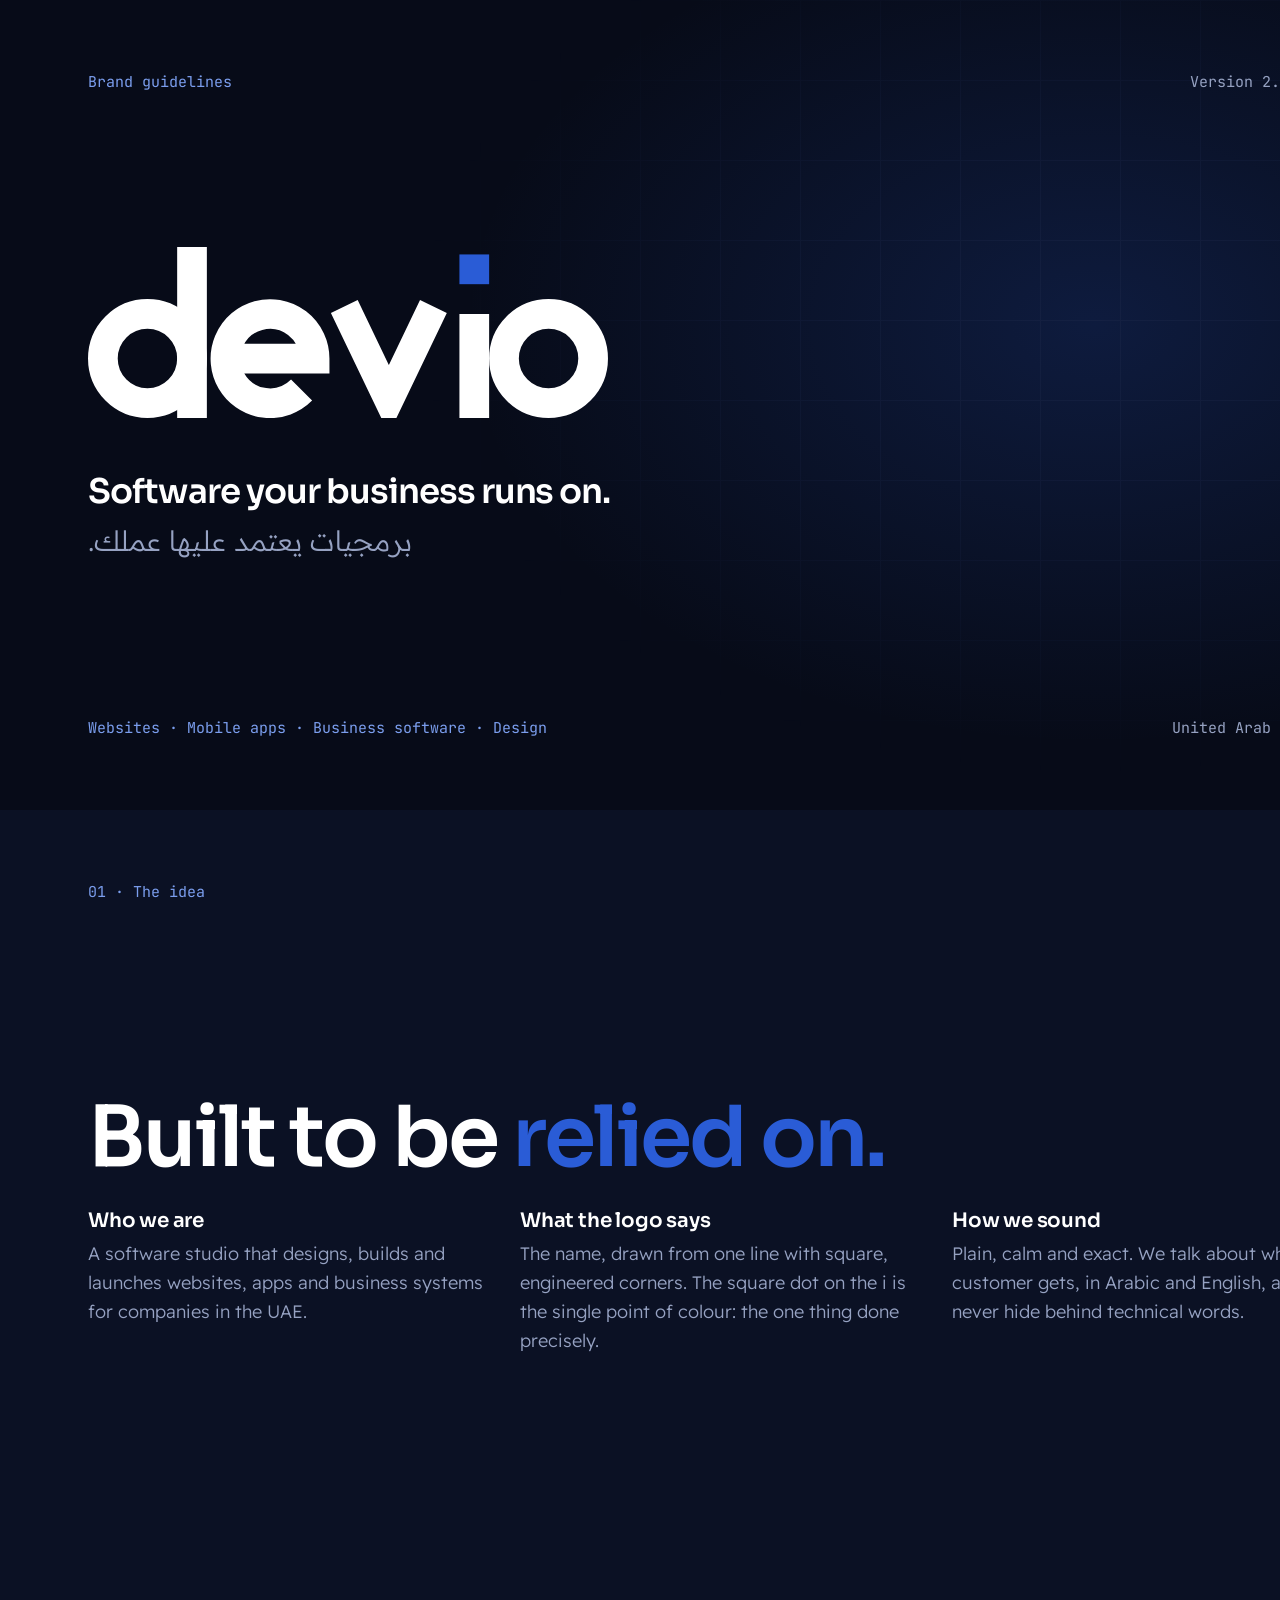
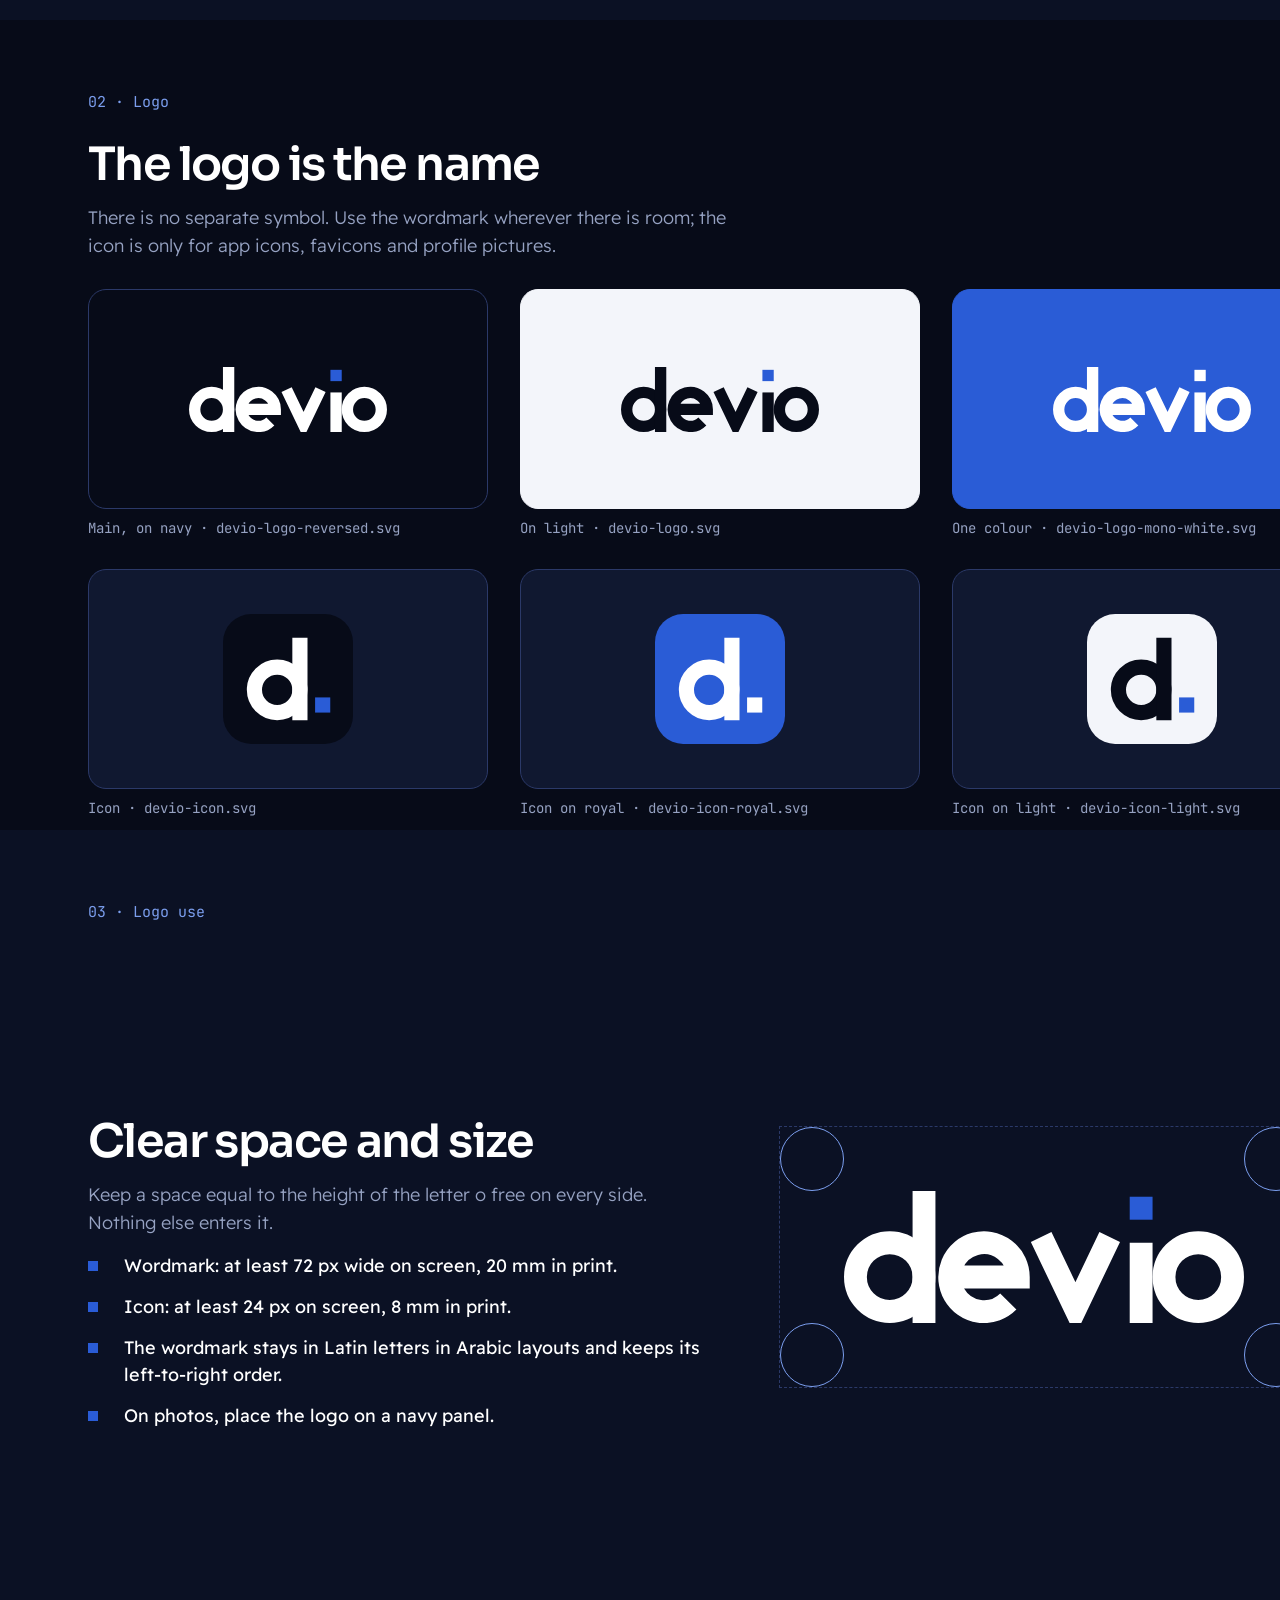
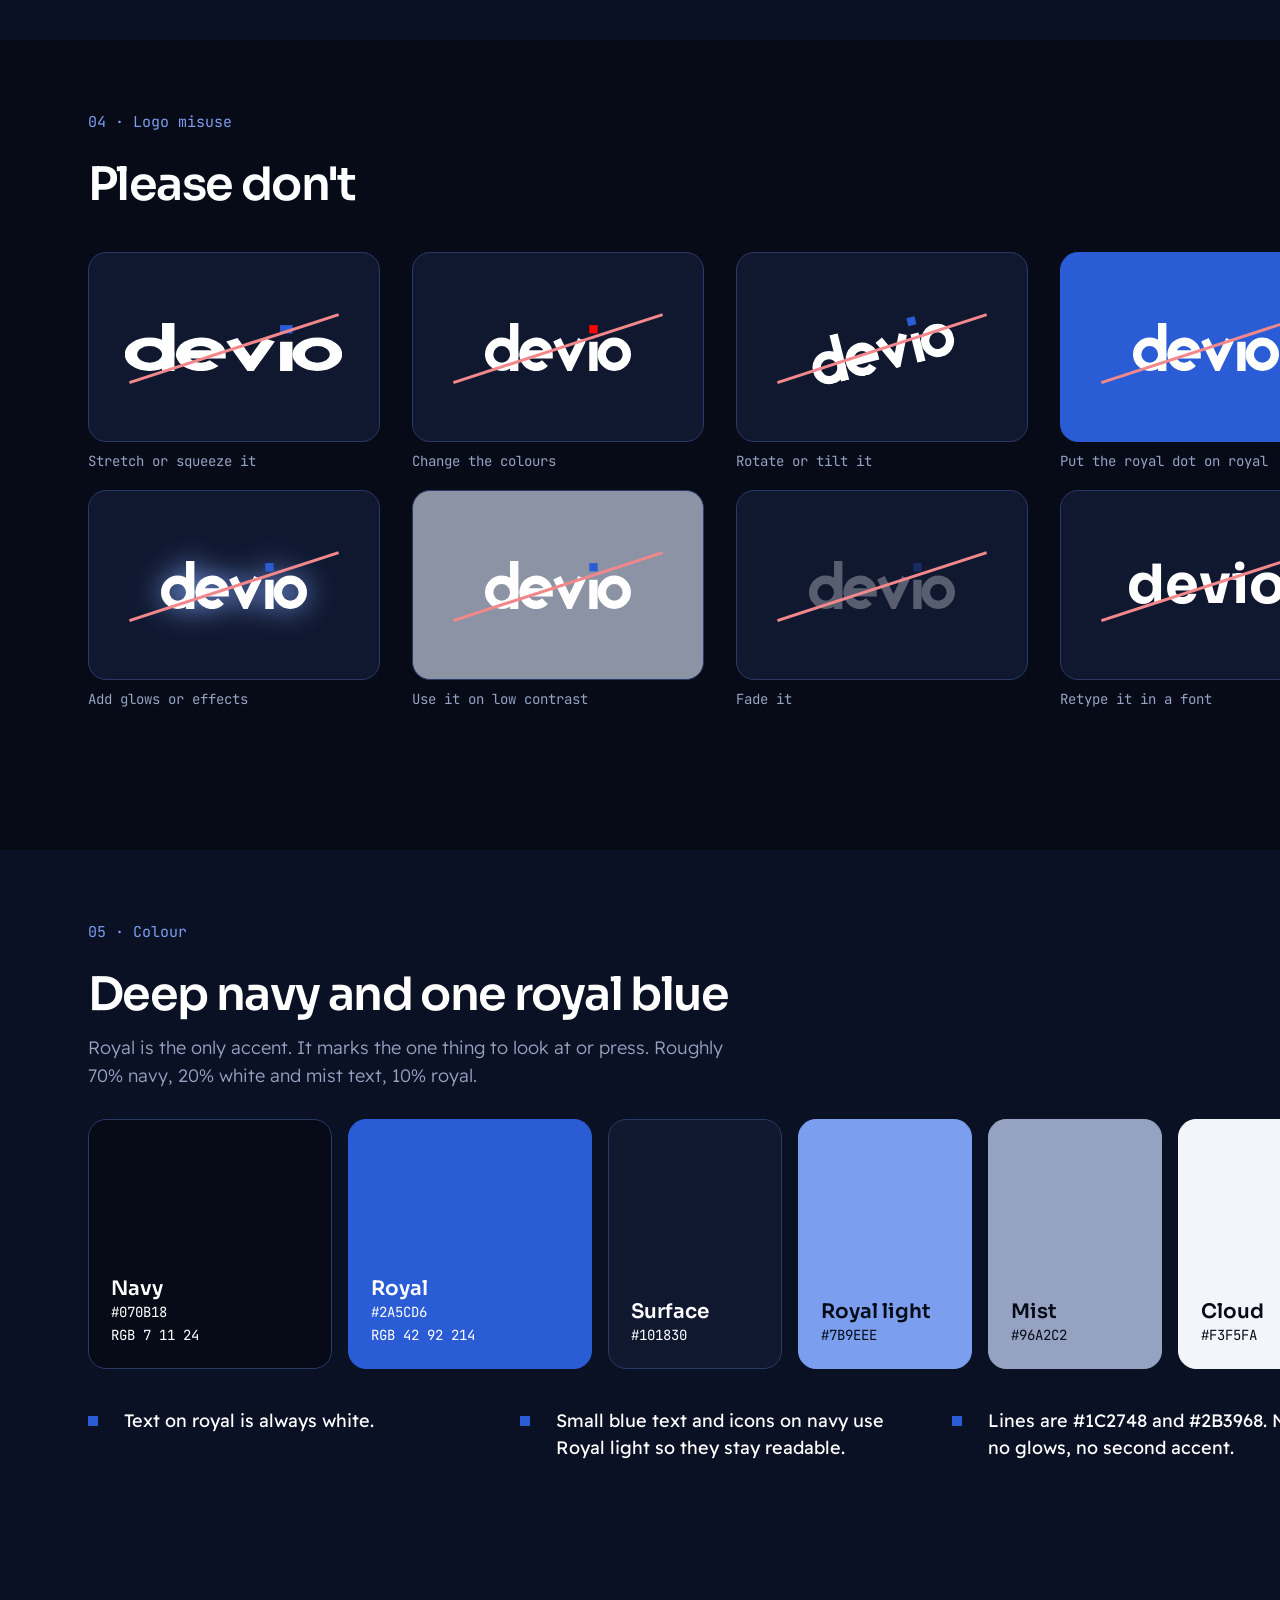
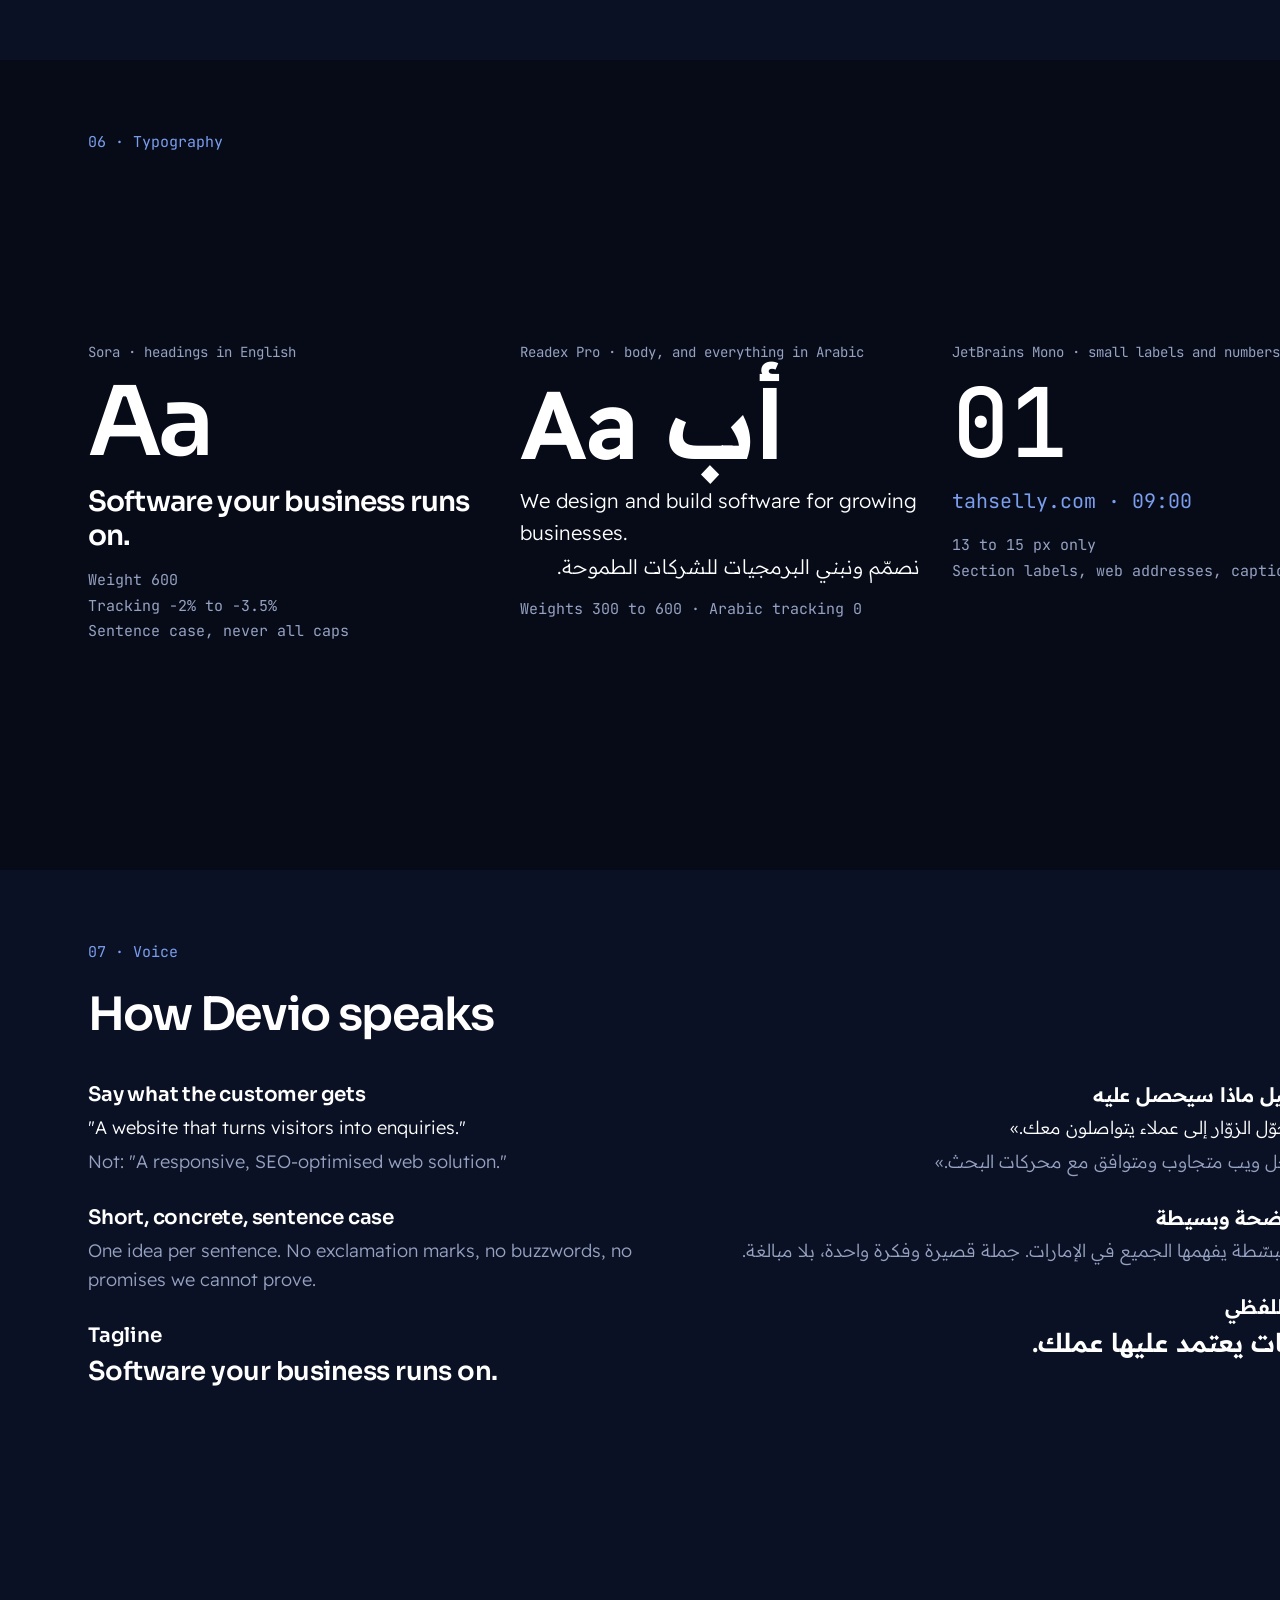
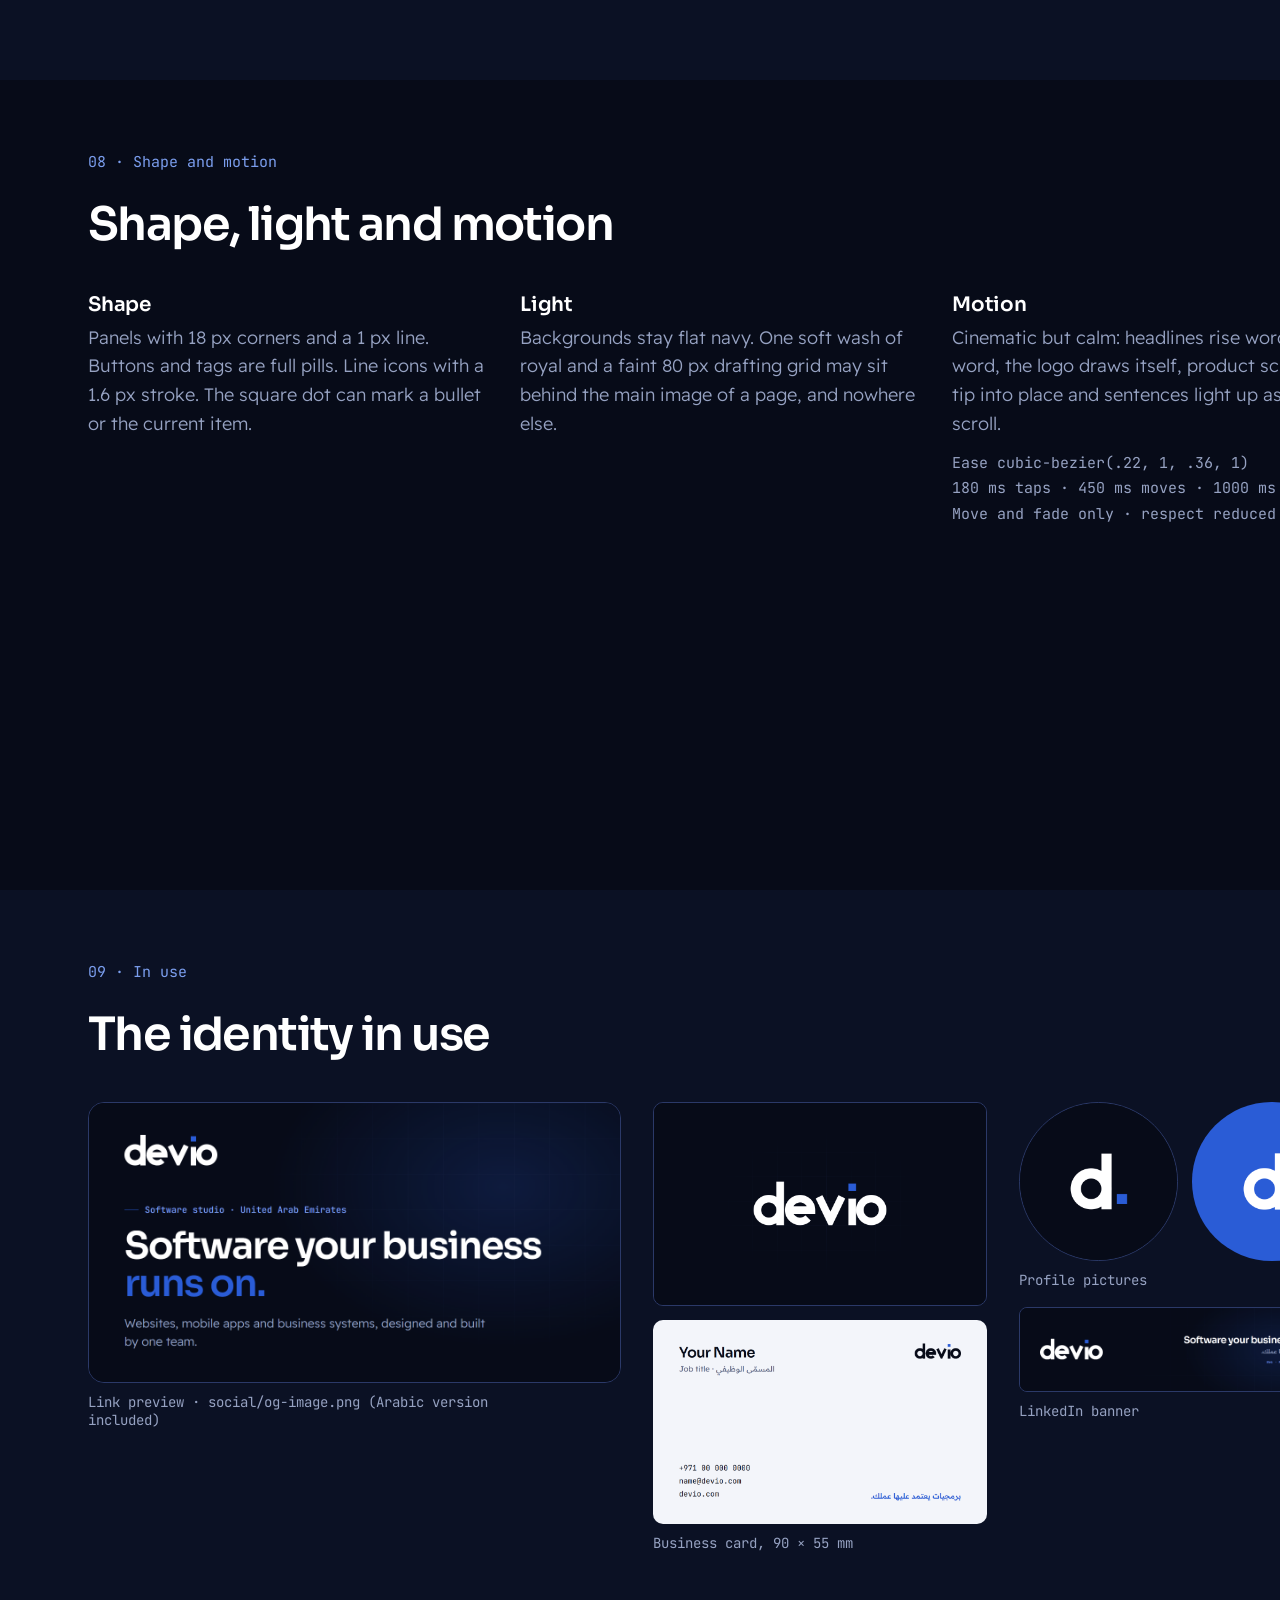
<file: brand/brand-guidelines.html>
<!doctype html>
<html lang="en">
<head>
<meta charset="utf-8">
<title>Devio brand guidelines</title>
<link href="https://fonts.googleapis.com/css2?family=Sora:wght@400;600;700&family=Readex+Pro:wght@300;400;500;600&family=JetBrains+Mono:wght@400;500&display=swap" rel="stylesheet">
<style>
  @page { size: 1440px 810px; margin: 0; }
  :root { --navy:#070B18; --navy2:#0B1124; --surface:#101830; --line:#1C2748; --line2:#2B3968; --royal:#2A5CD6; --light:#7B9EEE; --mist:#96A2C2; --cloud:#F3F5FA; }
  * { margin: 0; padding: 0; box-sizing: border-box; }
  body { font-family: "Readex Pro", sans-serif; color: #fff; background: #333; -webkit-print-color-adjust: exact; print-color-adjust: exact; }
  .page { position: relative; width: 1440px; height: 810px; padding: 72px 88px; background: var(--navy); overflow: hidden; page-break-after: always; display: flex; flex-direction: column; }
  .page.alt { background: var(--navy2); }
  .page.lit::before { content: ""; position: absolute; inset: 0; background: radial-gradient(900px 600px at 76% 40%, rgba(42,92,214,.2), transparent 70%); }
  .page.lit::after { content: ""; position: absolute; inset: 0; opacity: .5; background-image: linear-gradient(var(--line) 1px, transparent 1px), linear-gradient(90deg, var(--line) 1px, transparent 1px); background-size: 80px 80px; -webkit-mask-image: radial-gradient(900px 600px at 76% 40%, #000, transparent 75%); }
  .page > * { position: relative; z-index: 1; }
  .meta { font: 400 15px "JetBrains Mono", monospace; color: var(--mist); display: flex; justify-content: space-between; }
  .meta span:first-child { color: var(--light); }
  h1 { font: 600 84px/1.02 "Sora", sans-serif; letter-spacing: -.035em; }
  h1 em { font-style: normal; color: var(--royal); }
  h2 { font: 600 46px/1.08 "Sora", sans-serif; letter-spacing: -.035em; margin: 28px 0 14px; }
  h3 { font: 600 20px/1.3 "Sora", sans-serif; letter-spacing: -.01em; margin-bottom: 6px; }
  p { font-size: 18px; font-weight: 300; line-height: 1.6; color: var(--mist); max-width: 58ch; }
  .ar { direction: rtl; }
  .grow { flex: 1; display: flex; flex-direction: column; justify-content: center; }
  .cols { display: grid; gap: 32px; margin-top: 28px; }
  .c2 { grid-template-columns: 1fr 1fr; } .c3 { grid-template-columns: repeat(3, 1fr); } .c4 { grid-template-columns: repeat(4, 1fr); }
  .box { border-radius: 18px; display: grid; place-items: center; padding: 40px; height: 220px; border: 1px solid var(--line2); background: var(--surface); }
  .box img { max-width: 62%; max-height: 100%; }
  .box.cloud { background: var(--cloud); border-color: var(--cloud); } .box.royal { background: var(--royal); border-color: var(--royal); } .box.navy { background: var(--navy); }
  .c4 .box { height: 190px; padding: 28px; }
  .cap { font: 400 14px "JetBrains Mono", monospace; color: var(--mist); margin-top: 10px; }
  .sw { border-radius: 18px; height: 250px; padding: 22px; display: flex; flex-direction: column; justify-content: flex-end; font: 400 14px/1.6 "JetBrains Mono", monospace; border: 1px solid var(--line2); }
  .sw b { font: 600 20px "Sora", sans-serif; }
  .no { position: relative; }
  .no::after { content: ""; position: absolute; left: 12%; right: 12%; top: 50%; height: 3px; background: #f2888b; transform: rotate(-18deg); }
  .rule { display: grid; grid-template-columns: 24px 1fr; gap: 12px; font-size: 18px; line-height: 1.5; margin-top: 14px; }
  .rule i { width: 10px; height: 10px; background: var(--royal); margin-top: 9px; }
  .spec { font: 400 15px/1.7 "JetBrains Mono", monospace; color: var(--mist); }
  .clear { position: relative; display: inline-block; padding: 64px; border: 1px dashed var(--line2); }
  .clear img { width: 400px; display: block; }
  .clear span { position: absolute; width: 64px; height: 64px; border: 1px solid var(--light); border-radius: 50%; }
</style>
</head>
<body>

<section class="page lit">
  <div class="meta"><span>Brand guidelines</span><span>Version 2.0 · 2026</span></div>
  <div class="grow">
    <img src="logo/devio-logo-reversed.svg" alt="Devio" style="width:520px">
    <p style="font:600 34px Sora;letter-spacing:-.03em;margin-top:52px;color:#fff">Software your business runs on.</p>
    <p style="font-size:28px;margin-top:6px"><span dir="rtl">برمجيات يعتمد عليها عملك.</span></p>
  </div>
  <div class="meta"><span>Websites · Mobile apps · Business software · Design</span><span>United Arab Emirates</span></div>
</section>

<section class="page alt">
  <div class="meta"><span>01 · The idea</span><span>Devio</span></div>
  <div class="grow">
    <h1 style="max-width:15ch">Built to be <em>relied on.</em></h1>
    <div class="cols c3">
      <div><h3>Who we are</h3><p>A software studio that designs, builds and launches websites, apps and business systems for companies in the UAE.</p></div>
      <div><h3>What the logo says</h3><p>The name, drawn from one line with square, engineered corners. The square dot on the i is the single point of colour: the one thing done precisely.</p></div>
      <div><h3>How we sound</h3><p>Plain, calm and exact. We talk about what a customer gets, in Arabic and English, and never hide behind technical words.</p></div>
    </div>
  </div>
</section>

<section class="page">
  <div class="meta"><span>02 · Logo</span><span>Devio</span></div>
  <h2>The logo is the name</h2>
  <p>There is no separate symbol. Use the wordmark wherever there is room; the icon is only for app icons, favicons and profile pictures.</p>
  <div class="cols c3">
    <div><div class="box navy"><img src="logo/devio-logo-reversed.svg" alt=""></div><p class="cap">Main, on navy · devio-logo-reversed.svg</p></div>
    <div><div class="box cloud"><img src="logo/devio-logo.svg" alt=""></div><p class="cap">On light · devio-logo.svg</p></div>
    <div><div class="box royal"><img src="logo/devio-logo-mono-white.svg" alt=""></div><p class="cap">One colour · devio-logo-mono-white.svg</p></div>
    <div><div class="box"><img src="logo/devio-icon.svg" alt="" style="max-height:130px"></div><p class="cap">Icon · devio-icon.svg</p></div>
    <div><div class="box"><img src="logo/devio-icon-royal.svg" alt="" style="max-height:130px"></div><p class="cap">Icon on royal · devio-icon-royal.svg</p></div>
    <div><div class="box"><img src="logo/devio-icon-light.svg" alt="" style="max-height:130px"></div><p class="cap">Icon on light · devio-icon-light.svg</p></div>
  </div>
</section>

<section class="page alt">
  <div class="meta"><span>03 · Logo use</span><span>Devio</span></div>
  <div class="cols c2" style="flex:1;align-items:center">
    <div>
      <h2>Clear space and size</h2>
      <p>Keep a space equal to the height of the letter o free on every side. Nothing else enters it.</p>
      <div class="rule"><i></i><span>Wordmark: at least 72 px wide on screen, 20 mm in print.</span></div>
      <div class="rule"><i></i><span>Icon: at least 24 px on screen, 8 mm in print.</span></div>
      <div class="rule"><i></i><span>The wordmark stays in Latin letters in Arabic layouts and keeps its left-to-right order.</span></div>
      <div class="rule"><i></i><span>On photos, place the logo on a navy panel.</span></div>
    </div>
    <div style="text-align:center">
      <div class="clear"><img src="logo/devio-logo-reversed.svg" alt=""><span style="left:0;top:0"></span><span style="right:0;top:0"></span><span style="left:0;bottom:0"></span><span style="right:0;bottom:0"></span></div>
    </div>
  </div>
</section>

<section class="page">
  <div class="meta"><span>04 · Logo misuse</span><span>Devio</span></div>
  <h2>Please don't</h2>
  <div class="cols c4" style="gap:20px 32px">
    <div><div class="box no"><img src="logo/devio-logo-reversed.svg" alt="" style="transform:scaleX(1.5)"></div><p class="cap">Stretch or squeeze it</p></div>
    <div><div class="box no"><img src="logo/devio-logo-reversed.svg" alt="" style="filter:hue-rotate(140deg) saturate(3)"></div><p class="cap">Change the colours</p></div>
    <div><div class="box no"><img src="logo/devio-logo-reversed.svg" alt="" style="transform:rotate(-14deg)"></div><p class="cap">Rotate or tilt it</p></div>
    <div><div class="box royal no"><img src="logo/devio-logo-reversed.svg" alt=""></div><p class="cap">Put the royal dot on royal</p></div>
    <div><div class="box no"><img src="logo/devio-logo-reversed.svg" alt="" style="filter:drop-shadow(0 0 14px #7B9EEE)"></div><p class="cap">Add glows or effects</p></div>
    <div><div class="box no" style="background:#8b93a5"><img src="logo/devio-logo-reversed.svg" alt=""></div><p class="cap">Use it on low contrast</p></div>
    <div><div class="box no"><img src="logo/devio-logo-reversed.svg" alt="" style="opacity:.3"></div><p class="cap">Fade it</p></div>
    <div><div class="box no" style="font:700 54px Sora">devio</div><p class="cap">Retype it in a font</p></div>
  </div>
</section>

<section class="page alt">
  <div class="meta"><span>05 · Colour</span><span>Devio</span></div>
  <h2>Deep navy and one royal blue</h2>
  <p>Royal is the only accent. It marks the one thing to look at or press. Roughly 70% navy, 20% white and mist text, 10% royal.</p>
  <div class="cols" style="grid-template-columns:1.4fr 1.4fr 1fr 1fr 1fr 1fr;gap:16px">
    <div class="sw" style="background:var(--navy)"><b>Navy</b>#070B18<br>RGB 7 11 24</div>
    <div class="sw" style="background:var(--royal);border-color:var(--royal)"><b>Royal</b>#2A5CD6<br>RGB 42 92 214</div>
    <div class="sw" style="background:var(--surface)"><b>Surface</b>#101830</div>
    <div class="sw" style="background:var(--light);border-color:var(--light);color:var(--navy)"><b>Royal light</b>#7B9EEE</div>
    <div class="sw" style="background:var(--mist);border-color:var(--mist);color:var(--navy)"><b>Mist</b>#96A2C2</div>
    <div class="sw" style="background:var(--cloud);border-color:var(--cloud);color:var(--navy)"><b>Cloud</b>#F3F5FA</div>
  </div>
  <div class="cols c3" style="margin-top:24px">
    <div class="rule"><i></i><span>Text on royal is always white.</span></div>
    <div class="rule"><i></i><span>Small blue text and icons on navy use Royal light so they stay readable.</span></div>
    <div class="rule"><i></i><span>Lines are #1C2748 and #2B3968. No neon, no glows, no second accent.</span></div>
  </div>
</section>

<section class="page">
  <div class="meta"><span>06 · Typography</span><span>Devio</span></div>
  <div class="cols c3" style="flex:1;align-items:start;align-content:center">
    <div>
      <p class="cap">Sora · headings in English</p>
      <p style="font:600 96px/1 Sora;color:#fff;letter-spacing:-.04em;margin:14px 0">Aa</p>
      <p style="font:600 28px/1.2 Sora;color:#fff;letter-spacing:-.03em">Software your business runs on.</p>
      <p class="spec" style="margin-top:16px">Weight 600<br>Tracking −2% to −3.5%<br>Sentence case, never all caps</p>
    </div>
    <div>
      <p class="cap">Readex Pro · body, and everything in Arabic</p>
      <p style="font:600 96px/1 'Readex Pro';color:#fff;margin:14px 0">Aa <span lang="ar">أب</span></p>
      <p style="font:300 20px/1.6 'Readex Pro';color:#fff">We design and build software for growing businesses.</p>
      <p class="ar" style="font:300 20px/1.8 'Readex Pro';color:#fff">نصمّم ونبني البرمجيات للشركات الطموحة.</p>
      <p class="spec" style="margin-top:12px">Weights 300 to 600 · Arabic tracking 0</p>
    </div>
    <div>
      <p class="cap">JetBrains Mono · small labels and numbers</p>
      <p style="font:500 96px/1 'JetBrains Mono';color:#fff;margin:14px 0">01</p>
      <p style="font:400 20px/1.6 'JetBrains Mono';color:var(--light)">tahselly.com · 09:00</p>
      <p class="spec" style="margin-top:16px">13 to 15 px only<br>Section labels, web addresses, captions</p>
    </div>
  </div>
</section>

<section class="page alt">
  <div class="meta"><span>07 · Voice</span><span>Devio</span></div>
  <h2>How Devio speaks</h2>
  <div class="cols c2">
    <div>
      <h3>Say what the customer gets</h3>
      <p style="color:#fff">"A website that turns visitors into enquiries."</p>
      <p style="margin-top:6px">Not: "A responsive, SEO-optimised web solution."</p>
      <h3 style="margin-top:28px">Short, concrete, sentence case</h3>
      <p>One idea per sentence. No exclamation marks, no buzzwords, no promises we cannot prove.</p>
      <h3 style="margin-top:28px">Tagline</h3>
      <p style="color:#fff;font:600 26px Sora;letter-spacing:-.02em">Software your business runs on.</p>
    </div>
    <div class="ar">
      <h3 style="font-family:'Readex Pro'">قل للعميل ماذا سيحصل عليه</h3>
      <p style="color:#fff">«موقع يحوّل الزوّار إلى عملاء يتواصلون معك.»</p>
      <p style="margin-top:6px">وليس: «حل ويب متجاوب ومتوافق مع محركات البحث.»</p>
      <h3 style="margin-top:28px;font-family:'Readex Pro'">عربية واضحة وبسيطة</h3>
      <p>فصحى مبسّطة يفهمها الجميع في الإمارات. جملة قصيرة وفكرة واحدة، بلا مبالغة.</p>
      <h3 style="margin-top:28px;font-family:'Readex Pro'">الشعار اللفظي</h3>
      <p style="color:#fff;font:600 26px 'Readex Pro'">برمجيات يعتمد عليها عملك.</p>
    </div>
  </div>
</section>

<section class="page">
  <div class="meta"><span>08 · Shape and motion</span><span>Devio</span></div>
  <h2>Shape, light and motion</h2>
  <div class="cols c3">
    <div>
      <h3>Shape</h3>
      <p>Panels with 18 px corners and a 1 px line. Buttons and tags are full pills. Line icons with a 1.6 px stroke. The square dot can mark a bullet or the current item.</p>
    </div>
    <div>
      <h3>Light</h3>
      <p>Backgrounds stay flat navy. One soft wash of royal and a faint 80 px drafting grid may sit behind the main image of a page, and nowhere else.</p>
    </div>
    <div>
      <h3>Motion</h3>
      <p>Cinematic but calm: headlines rise word by word, the logo draws itself, product screens tip into place and sentences light up as you scroll.</p>
      <p class="spec" style="margin-top:12px">Ease cubic-bezier(.22, 1, .36, 1)<br>180 ms taps · 450 ms moves · 1000 ms reveals<br>Move and fade only · respect reduced motion</p>
    </div>
  </div>
</section>

<section class="page alt">
  <div class="meta"><span>09 · In use</span><span>Devio</span></div>
  <h2>The identity in use</h2>
  <div class="cols" style="grid-template-columns:1.6fr 1fr 1fr;align-items:start">
    <div><img src="social/og-image.png" alt="" style="width:100%;border-radius:16px;display:block;border:1px solid var(--line2)"><p class="cap">Link preview · social/og-image.png (Arabic version included)</p></div>
    <div><img src="stationery/business-card-front.png" alt="" style="width:100%;border-radius:10px;display:block;border:1px solid var(--line2)"><img src="stationery/business-card-back.png" alt="" style="width:100%;border-radius:10px;display:block;margin-top:14px"><p class="cap">Business card, 90 × 55 mm</p></div>
    <div><div style="display:grid;grid-template-columns:1fr 1fr;gap:14px"><img src="social/avatar.png" alt="" style="width:100%;border-radius:50%;border:1px solid var(--line2)"><img src="social/avatar-royal.png" alt="" style="width:100%;border-radius:50%"></div><p class="cap">Profile pictures</p><img src="social/linkedin-banner.png" alt="" style="width:100%;border-radius:8px;margin-top:18px;display:block;border:1px solid var(--line2)"><p class="cap">LinkedIn banner</p></div>
  </div>
</section>

</body>
</html>
</file>
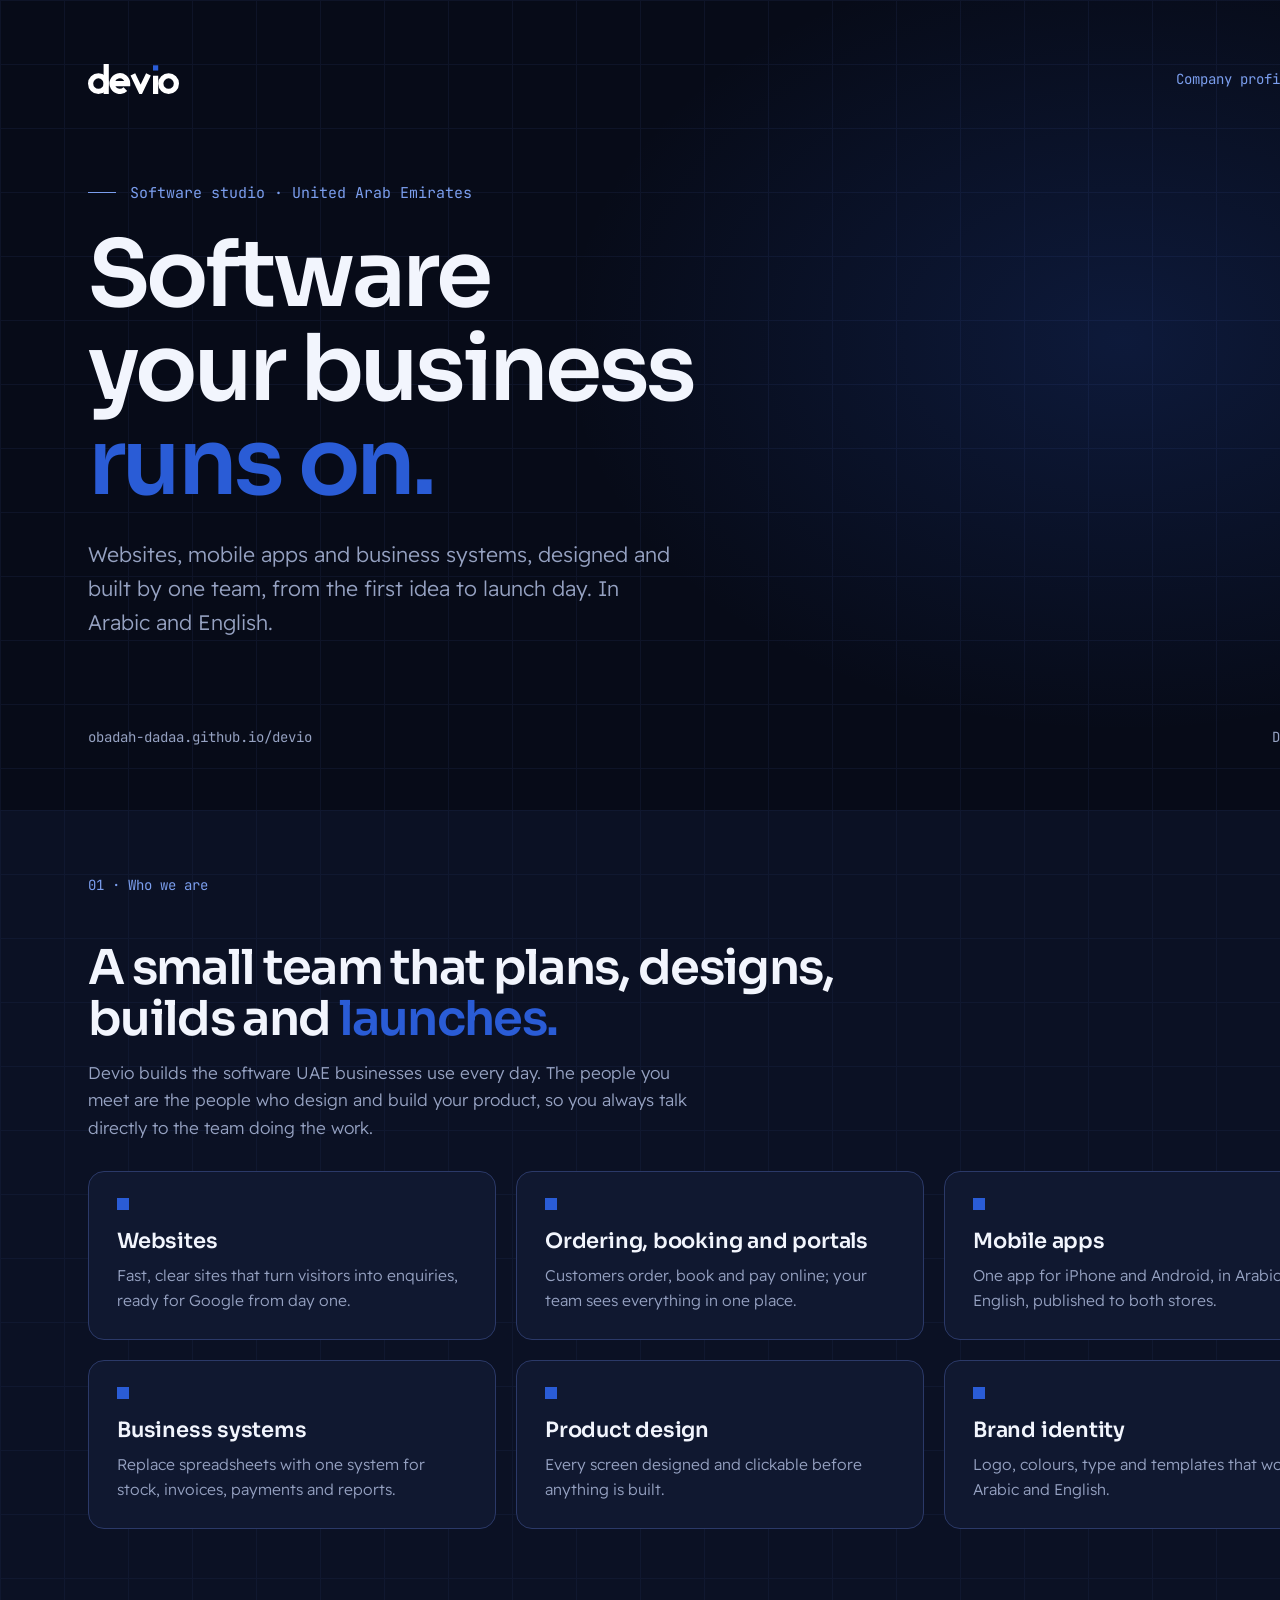
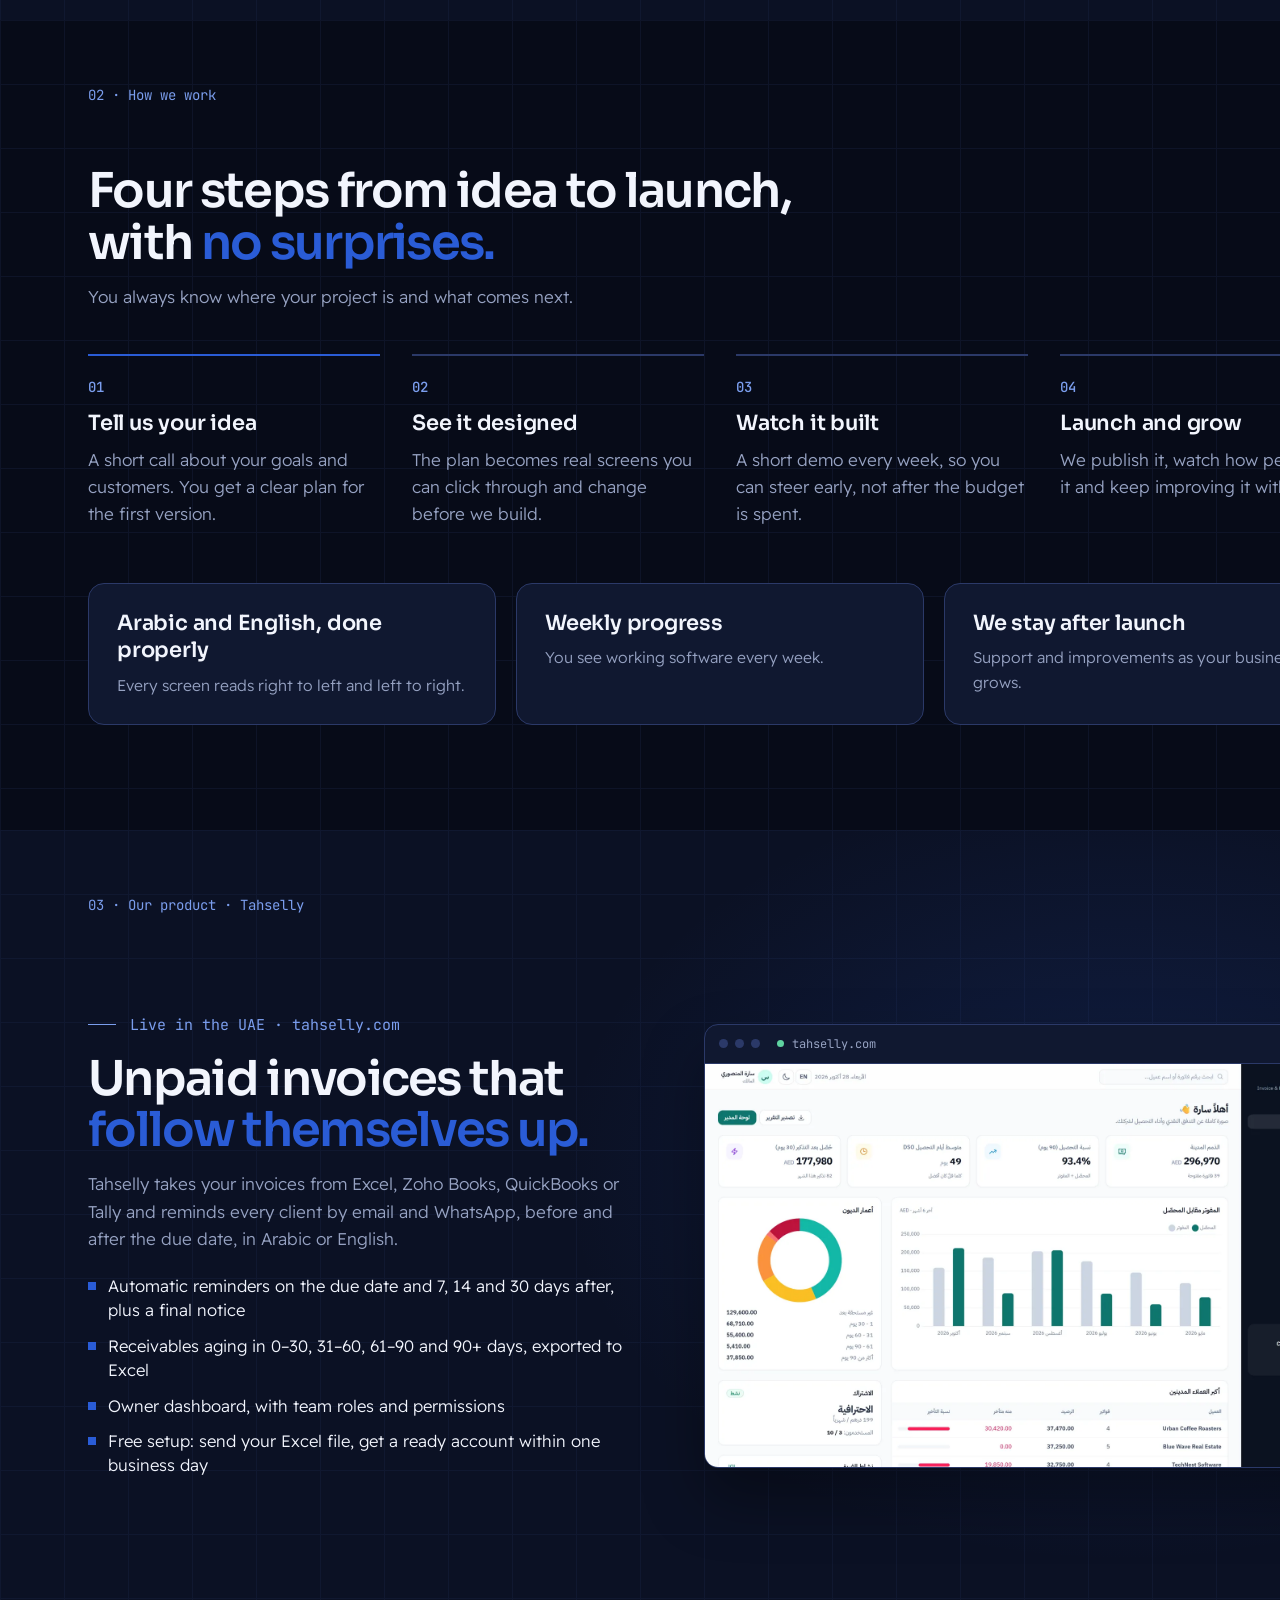
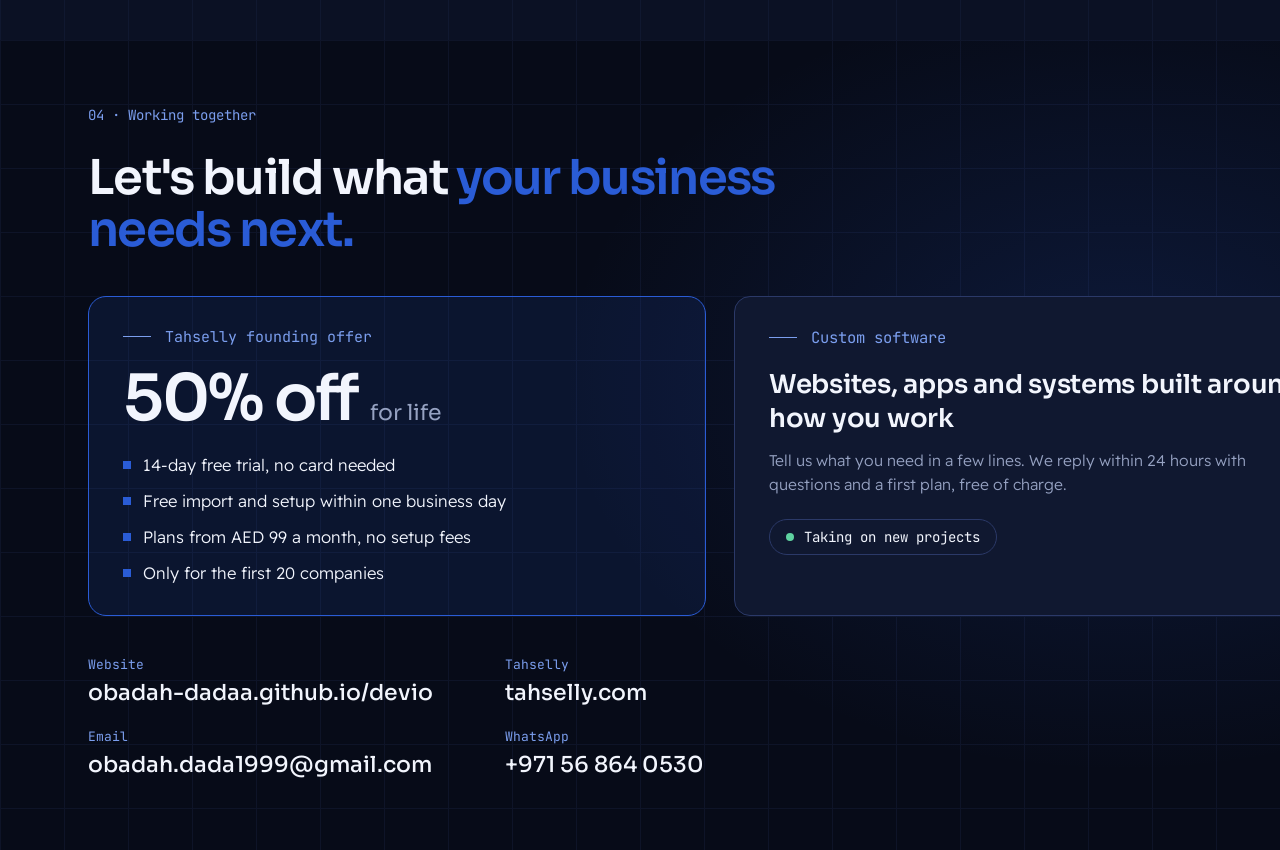
<file: brand/company-profile.html>
<!doctype html>
<html lang="en">
<head>
<meta charset="utf-8">
<title>Devio company profile</title>
<link href="https://fonts.googleapis.com/css2?family=Sora:wght@400;600;700&family=Readex+Pro:wght@300;400;500;600&family=JetBrains+Mono:wght@400;500&display=swap" rel="stylesheet">
<style>
  @page { size: 1440px 810px; margin: 0; }
  :root { --navy:#070B18; --navy2:#0B1124; --surface:#101830; --line:#1C2748; --line2:#2B3968; --royal:#2A5CD6; --light:#7B9EEE; --mist:#96A2C2; --ink:#F2F5FD; --green:#5FD3A1; }
  * { margin: 0; padding: 0; box-sizing: border-box; }
  body { font-family: "Readex Pro", sans-serif; color: var(--ink); background: #333; -webkit-print-color-adjust: exact; print-color-adjust: exact; }
  .page { position: relative; width: 1440px; height: 810px; padding: 64px 88px; background: var(--navy); overflow: hidden; page-break-after: always; display: flex; flex-direction: column; }
  .page.alt { background: var(--navy2); }
  .page::after { content: ""; position: absolute; inset: 0; opacity: .35; background-image: linear-gradient(var(--line) 1px, transparent 1px), linear-gradient(90deg, var(--line) 1px, transparent 1px); background-size: 64px 64px; }
  .page.lit::before { content: ""; position: absolute; inset: 0; z-index: 1; background: radial-gradient(800px 560px at 78% 42%, rgba(42,92,214,.18), transparent 70%); }
  .page > * { position: relative; z-index: 2; }
  .meta { font: 400 14px "JetBrains Mono", monospace; color: var(--mist); display: flex; justify-content: space-between; align-items: center; }
  .meta b { font-weight: 400; color: var(--light); }
  .logo { height: 30px; }
  .kicker { font: 400 15px "JetBrains Mono", monospace; color: var(--light); display: flex; align-items: center; gap: 14px; }
  .kicker::before { content: ""; width: 28px; height: 1px; background: var(--light); }
  h1 { font: 600 92px/1.02 "Sora", sans-serif; letter-spacing: -.04em; }
  h1 em, h2 em { font-style: normal; color: var(--royal); }
  h2 { font: 600 48px/1.08 "Sora", sans-serif; letter-spacing: -.035em; margin: 18px 0 14px; max-width: 22ch; }
  h3 { font: 600 21px/1.3 "Sora", sans-serif; letter-spacing: -.01em; margin-bottom: 8px; }
  p { font-size: 17px; font-weight: 300; line-height: 1.6; color: var(--mist); max-width: 60ch; }
  .lead { font-size: 21px; max-width: 46ch; }
  .grow { flex: 1; display: flex; flex-direction: column; justify-content: center; }
  .grid { display: grid; gap: 20px; margin-top: 30px; }
  .g3 { grid-template-columns: repeat(3, 1fr); } .g4 { grid-template-columns: repeat(4, 1fr); } .g2 { grid-template-columns: 1fr 1fr; }
  .card { padding: 26px 28px; border: 1px solid var(--line2); border-radius: 16px; background: var(--surface); }
  .card p { font-size: 15.5px; }
  .sq { display: block; width: 12px; height: 12px; background: var(--royal); margin-bottom: 18px; }
  .num { font: 500 14px "JetBrains Mono", monospace; color: var(--light); margin-bottom: 14px; display: block; }
  .step { padding-top: 22px; border-top: 2px solid var(--line2); }
  .step:first-child { border-top-color: var(--royal); }
  .row { display: flex; gap: 56px; align-items: center; }
  .shot { border-radius: 14px; overflow: hidden; border: 1px solid var(--line2); background: var(--surface); box-shadow: 0 30px 60px rgba(0,0,0,.35); }
  .shot .bar { display: flex; gap: 7px; align-items: center; padding: 11px 14px; border-bottom: 1px solid var(--line2); font: 400 12px "JetBrains Mono", monospace; color: var(--mist); }
  .shot .bar i { width: 9px; height: 9px; border-radius: 50%; background: var(--line2); }
  .shot .bar span { margin-inline-start: 10px; display: flex; gap: 8px; align-items: center; }
  .shot .bar span::before { content: ""; width: 7px; height: 7px; border-radius: 50%; background: var(--green); }
  .shot img { display: block; width: 100%; }
  ul.ticks { list-style: none; display: grid; gap: 12px; margin-top: 22px; }
  ul.ticks li { display: flex; gap: 12px; font-size: 16.5px; font-weight: 300; color: var(--ink); line-height: 1.45; }
  ul.ticks li::before { content: ""; flex: none; width: 8px; height: 8px; margin-top: 8px; background: var(--royal); }
  .offer { border: 1px solid var(--royal); background: rgba(42,92,214,.12); border-radius: 18px; padding: 30px 34px; }
  .big { font: 600 64px/1 "Sora", sans-serif; letter-spacing: -.03em; color: var(--ink); }
  .big small { font-size: 22px; color: var(--mist); font-weight: 400; letter-spacing: 0; }
  .pill { display: inline-flex; align-items: center; gap: 10px; padding: 8px 16px; border: 1px solid var(--line2); border-radius: 999px; font: 400 14px "JetBrains Mono", monospace; color: var(--ink); }
  .pill::before { content: ""; width: 8px; height: 8px; border-radius: 50%; background: var(--green); }
  .contact { display: grid; grid-template-columns: repeat(2, auto); gap: 22px 72px; justify-content: start; margin-top: 40px; }
  .contact dt { font: 400 13px "JetBrains Mono", monospace; color: var(--light); margin-bottom: 6px; }
  .contact dd { font: 500 22px "Sora", sans-serif; color: var(--ink); }
</style>
</head>
<body>

<!-- 1 · cover -->
<section class="page lit">
  <div class="meta"><img class="logo" src="logo/devio-logo-reversed.svg" alt="Devio"><b>Company profile · 2026</b></div>
  <div class="grow">
    <p class="kicker">Software studio · United Arab Emirates</p>
    <h1 style="margin-top:26px">Software<br>your business<br><em>runs on.</em></h1>
    <p class="lead" style="margin-top:28px">Websites, mobile apps and business systems, designed and built by one team, from the first idea to launch day. In Arabic and English.</p>
  </div>
  <div class="meta"><span>obadah-dadaa.github.io/devio</span><span>Dubai, UAE</span></div>
</section>

<!-- 2 · who we are + services -->
<section class="page alt">
  <div class="meta"><b>01 · Who we are</b><img class="logo" src="logo/devio-logo-reversed.svg" alt="" style="height:22px"></div>
  <div class="grow">
    <h2>A small team that plans, designs, builds and <em>launches.</em></h2>
    <p>Devio builds the software UAE businesses use every day. The people you meet are the people who design and build your product, so you always talk directly to the team doing the work.</p>
    <div class="grid g3">
      <div class="card"><i class="sq"></i><h3>Websites</h3><p>Fast, clear sites that turn visitors into enquiries, ready for Google from day one.</p></div>
      <div class="card"><i class="sq"></i><h3>Ordering, booking and portals</h3><p>Customers order, book and pay online; your team sees everything in one place.</p></div>
      <div class="card"><i class="sq"></i><h3>Mobile apps</h3><p>One app for iPhone and Android, in Arabic and English, published to both stores.</p></div>
      <div class="card"><i class="sq"></i><h3>Business systems</h3><p>Replace spreadsheets with one system for stock, invoices, payments and reports.</p></div>
      <div class="card"><i class="sq"></i><h3>Product design</h3><p>Every screen designed and clickable before anything is built.</p></div>
      <div class="card"><i class="sq"></i><h3>Brand identity</h3><p>Logo, colours, type and templates that work in Arabic and English.</p></div>
    </div>
  </div>
</section>

<!-- 3 · how we work -->
<section class="page">
  <div class="meta"><b>02 · How we work</b><img class="logo" src="logo/devio-logo-reversed.svg" alt="" style="height:22px"></div>
  <div class="grow">
    <h2>Four steps from idea to launch, with <em>no surprises.</em></h2>
    <p>You always know where your project is and what comes next.</p>
    <div class="grid g4" style="gap:32px;margin-top:44px">
      <div class="step"><span class="num">01</span><h3>Tell us your idea</h3><p>A short call about your goals and customers. You get a clear plan for the first version.</p></div>
      <div class="step"><span class="num">02</span><h3>See it designed</h3><p>The plan becomes real screens you can click through and change before we build.</p></div>
      <div class="step"><span class="num">03</span><h3>Watch it built</h3><p>A short demo every week, so you can steer early, not after the budget is spent.</p></div>
      <div class="step"><span class="num">04</span><h3>Launch and grow</h3><p>We publish it, watch how people use it and keep improving it with you.</p></div>
    </div>
    <div class="grid g3" style="margin-top:56px">
      <div class="card"><h3>Arabic and English, done properly</h3><p>Every screen reads right to left and left to right.</p></div>
      <div class="card"><h3>Weekly progress</h3><p>You see working software every week.</p></div>
      <div class="card"><h3>We stay after launch</h3><p>Support and improvements as your business grows.</p></div>
    </div>
  </div>
</section>

<!-- 4 · Tahselly -->
<section class="page alt lit">
  <div class="meta"><b>03 · Our product · Tahselly</b><img class="logo" src="logo/devio-logo-reversed.svg" alt="" style="height:22px"></div>
  <div class="grow">
    <div class="row">
      <div style="flex:0 0 560px">
        <p class="kicker">Live in the UAE · tahselly.com</p>
        <h2>Unpaid invoices that <em>follow themselves up.</em></h2>
        <p>Tahselly takes your invoices from Excel, Zoho Books, QuickBooks or Tally and reminds every client by email and WhatsApp, before and after the due date, in Arabic or English.</p>
        <ul class="ticks">
          <li>Automatic reminders on the due date and 7, 14 and 30 days after, plus a final notice</li>
          <li>Receivables aging in 0–30, 31–60, 61–90 and 90+ days, exported to Excel</li>
          <li>Owner dashboard, with team roles and permissions</li>
          <li>Free setup: send your Excel file, get a ready account within one business day</li>
        </ul>
      </div>
      <div style="flex:1;min-width:0">
        <div class="shot"><div class="bar"><i></i><i></i><i></i><span>tahselly.com</span></div><img src="../assets/work/tahselly/owner-dashboard.webp" alt=""></div>
      </div>
    </div>
  </div>
</section>

<!-- 5 · offer + contact -->
<section class="page lit">
  <div class="meta"><b>04 · Working together</b><img class="logo" src="logo/devio-logo-reversed.svg" alt="" style="height:22px"></div>
  <div class="grow">
    <h2>Let's build what <em>your business needs next.</em></h2>
    <div class="grid g2" style="gap:28px;margin-top:26px;align-items:stretch">
      <div class="offer">
        <p class="kicker">Tahselly founding offer</p>
        <p class="big" style="margin-top:20px">50% off <small>for life</small></p>
        <ul class="ticks">
          <li>14-day free trial, no card needed</li>
          <li>Free import and setup within one business day</li>
          <li>Plans from AED 99 a month, no setup fees</li>
          <li>Only for the first 20 companies</li>
        </ul>
      </div>
      <div class="card" style="padding:30px 34px">
        <p class="kicker">Custom software</p>
        <h3 style="font-size:26px;margin-top:20px">Websites, apps and systems built around how you work</h3>
        <p style="margin-top:12px">Tell us what you need in a few lines. We reply within 24 hours with questions and a first plan, free of charge.</p>
        <p style="margin-top:22px"><span class="pill">Taking on new projects</span></p>
      </div>
    </div>
    <dl class="contact">
      <div><dt>Website</dt><dd>obadah-dadaa.github.io/devio</dd></div>
      <div><dt>Tahselly</dt><dd>tahselly.com</dd></div>
      <div><dt>Email</dt><dd>obadah.dada1999@gmail.com</dd></div>
      <div><dt>WhatsApp</dt><dd dir="ltr">+971 56 864 0530</dd></div>
    </dl>
  </div>
</section>

</body>
</html>
</file>
<file: css/style.css>
/* =========================================================
   Devio — stylesheet
   Deep navy with one accent colour (--accent, royal blue). Brand source: brand/tokens.css.
   Dark is the default; the light theme below swaps the same tokens (html[data-theme="light"]).
   Spacing follows a 4px grid. Layout uses logical properties, so the page mirrors for Arabic.
   Change the tokens below to rebrand.
   ========================================================= */

:root {
  --font: "Readex Pro", ui-sans-serif, system-ui, -apple-system, "Segoe UI", sans-serif;
  --font-display: "Sora", "Readex Pro", ui-sans-serif, system-ui, sans-serif;
  --font-mono: "JetBrains Mono", "Readex Pro", ui-monospace, Consolas, monospace;

  --bg: #070b18;
  --bg-tint: #0b1124;
  --surface: #101830;
  --ink: #f2f5fd;
  --muted: #96a2c2;
  --line: #1c2748;
  --line-strong: #2b3968;
  --accent: #2a5cd6;
  --accent-hover: #3b6ce6;
  --on-accent: #ffffff;
  --accent-soft: rgba(42, 92, 214, .16);
  --accent-ink: #7b9eee; /* the accent for small text and icons on navy */
  --danger: #f2888b;
  --success: #5fd3a1;
  --focus: #7b9eee;
  --header-bg: rgba(7, 11, 24, .82);
  --shadow: 0 1px 2px rgba(0, 0, 0, .35), 0 12px 28px -14px rgba(0, 0, 0, .7);
  --shadow-lg: 0 40px 90px -20px rgba(0, 0, 0, .65);
  --grid-opacity: .3;

  --r-sm: 8px;
  --r-md: 12px;
  --r-lg: 18px;
  --r-pill: 999px;

  --gutter: clamp(16px, 4vw, 48px);
  --section: clamp(80px, 10vw, 152px);
  --header-h: 76px;

  --ease-out: cubic-bezier(.22, 1, .36, 1);
  --dir: 1; /* flips horizontal nudges in right-to-left */
  color-scheme: dark;
}
[dir="rtl"] { --dir: -1; }

/* Light theme: the same navy and royal, turned over. Royal stays the one accent. */
:root[data-theme="light"] {
  --bg: #f5f7fc;
  --bg-tint: #ebeff8;
  --surface: #ffffff;
  --ink: #0b1228;
  --muted: #4d5a7c;
  --line: #d9e0f0;
  --line-strong: #b7c2dd;
  --accent-hover: #1f4dc0;
  --accent-soft: rgba(42, 92, 214, .1);
  --accent-ink: #2450c0; /* royal, a shade deeper so small text reads on white */
  --danger: #b92f35;
  --success: #17754d;
  --focus: #2a5cd6;
  --header-bg: rgba(245, 247, 252, .86);
  --shadow: 0 1px 2px rgba(11, 18, 40, .06), 0 12px 28px -14px rgba(11, 18, 40, .18);
  --shadow-lg: 0 40px 90px -20px rgba(11, 18, 40, .22);
  --grid-opacity: .55;
  color-scheme: light;
}

/* ---------- Base ---------- */
*, *::before, *::after { box-sizing: border-box; }
* { margin: 0; padding: 0; }

html {
  scroll-behavior: smooth;
  scroll-padding-top: calc(var(--header-h) + 16px);
  -webkit-text-size-adjust: 100%;
  background: var(--bg);
}

body {
  font-family: var(--font);
  font-size: 1rem;
  line-height: 1.6;
  background: var(--bg);
  color: var(--ink);
  -webkit-font-smoothing: antialiased;
  text-rendering: optimizeLegibility;
  overflow-wrap: break-word;
}

h1, h2, h3, h4 { font-family: var(--font-display); line-height: 1.1; font-weight: 600; letter-spacing: -0.02em; text-wrap: balance; }
p { text-wrap: pretty; }
a { color: inherit; }
ul, ol { list-style: none; }
img, svg, video { display: block; max-width: 100%; }
button, input, select, textarea { font: inherit; color: inherit; }
button { cursor: pointer; background: none; border: 0; }
fieldset { border: 0; min-width: 0; }
::selection { background: var(--accent); color: var(--on-accent); }

/* Arabic: joined letters need no tracking and more room between lines */
:lang(ar) { letter-spacing: 0 !important; }
html[lang="ar"] body { line-height: 1.8; }
html[lang="ar"] :is(h1, h2, h3, h4) { line-height: 1.35; }

:focus-visible { outline: 2px solid var(--focus); outline-offset: 3px; border-radius: 4px; }

body::before {
  content: ""; position: fixed; inset: 0; z-index: 0; pointer-events: none;
  background-image: linear-gradient(var(--line) 1px, transparent 1px), linear-gradient(90deg, var(--line) 1px, transparent 1px);
  background-size: 64px 64px; opacity: var(--grid-opacity);
}
.fx { position: fixed; inset: 0; z-index: 0; width: 100%; height: 100%; pointer-events: none; }
main, .site-footer { position: relative; z-index: 1; }

.container { width: min(1320px, 100% - 2 * var(--gutter)); margin-inline: auto; }

.skip-link {
  position: absolute; inset-inline-start: 16px; top: -100px; z-index: 300;
  padding: 10px 16px; border-radius: var(--r-md);
  background: var(--ink); color: var(--bg); font-weight: 500; text-decoration: none;
}
.skip-link:focus { top: 12px; }

/* line icons share one stroke weight */
.svc-tab svg, .reason svg, .contact-lines svg, .icon-btn svg {
  fill: none; stroke: currentColor; stroke-width: 1.6; stroke-linecap: round; stroke-linejoin: round;
}

/* small mono label that opens a section */
.kicker {
  display: flex; align-items: center; gap: 12px;
  font-family: var(--font-mono); font-size: .8125rem; color: var(--accent-ink);
  margin-bottom: 20px;
}
.kicker::before { content: ""; width: 28px; height: 1px; background: var(--accent); flex: none; }
html[lang="ar"] .kicker { font-size: .9375rem; }

/* ---------- Logo: the wordmark, one stroke weight, a square dot on the i ---------- */
.brand-logo { height: 26px; width: auto; overflow: visible; }
.logo-strokes { fill: none; stroke: currentColor; stroke-width: 16; stroke-linejoin: miter; }
.logo-dot { fill: var(--accent); transform-box: fill-box; transform-origin: center; }
/* on load the header logo draws itself once, then the dot drops onto the i */
.js .site-header .logo-strokes > * { stroke-dasharray: 1.02 1; stroke-dashoffset: 1.02; animation: draw .9s var(--ease-out) forwards; }
.js .site-header .logo-strokes > :nth-child(2) { animation-delay: .06s; }
.js .site-header .logo-strokes > :nth-child(3) { animation-delay: .14s; }
.js .site-header .logo-strokes > :nth-child(4) { animation-delay: .24s; }
.js .site-header .logo-strokes > :nth-child(5) { animation-delay: .34s; }
.js .site-header .logo-strokes > :nth-child(6) { animation-delay: .42s; }
.js .site-header .logo-dot { animation: drop .5s var(--ease-out) .95s both; }
.brand .logo-dot { transition: transform .3s var(--ease-out); }
.brand:hover .logo-dot { transform: translateY(-3px) rotate(45deg); }

/* ---------- Buttons and links ---------- */
.btn {
  display: inline-flex; align-items: center; justify-content: center; gap: 10px;
  min-height: 52px; padding: 0 28px;
  border-radius: var(--r-pill);
  font-weight: 600; font-size: 1rem; text-decoration: none; white-space: nowrap;
  transition: background-color .18s ease, border-color .18s ease, transform .12s var(--ease-out), opacity .18s ease;
}
.btn:active { transform: scale(.97); }
.btn-primary { background: var(--accent); color: var(--on-accent); }
.btn-primary:hover { background: var(--accent-hover); }
.btn-ghost { border: 1px solid var(--line-strong); color: var(--ink); }
.btn-ghost:hover { border-color: var(--accent-ink); background: var(--accent-soft); }
.btn-sm { min-height: 44px; padding: 0 20px; font-size: .9375rem; }
.btn[disabled] { cursor: progress; opacity: .7; }
.btn[disabled]:active { transform: none; }

.btn-arrow {
  width: 16px; height: 16px; fill: none; stroke: currentColor; stroke-width: 1.8;
  stroke-linecap: round; stroke-linejoin: round;
  transform: scaleX(var(--dir));
  transition: transform .2s var(--ease-out);
}
.btn:hover .btn-arrow { transform: translateX(calc(3px * var(--dir))) scaleX(var(--dir)); }
.btn:hover .btn-arrow-out { transform: translate(calc(2px * var(--dir)), -2px) scaleX(var(--dir)); }
.play { width: 16px; height: 16px; fill: currentColor; transform: scaleX(var(--dir)); }

.text-link {
  display: inline-flex; align-items: center; gap: 6px;
  min-height: 44px;
  color: var(--accent-ink); font-weight: 500; text-decoration: none;
  transition: color .18s ease;
}
.text-link:hover { color: var(--ink); }
.text-link i { display: inline-block; font-style: normal; transition: transform .18s var(--ease-out); }
.text-link .arrow { transform: scaleX(var(--dir)); }
.text-link:hover .arrow { transform: translateX(calc(3px * var(--dir))) scaleX(var(--dir)); }
.footer-top:hover i { transform: translateY(-3px); }

.icon-btn {
  min-width: 44px; height: 44px; border-radius: var(--r-md);
  display: grid; place-items: center;
  color: var(--muted);
  transition: background-color .18s ease, color .18s ease, transform .12s var(--ease-out);
}
.icon-btn:hover { background: var(--surface); color: var(--ink); }
.icon-btn:active { transform: scale(.94); }
.icon-btn svg { width: 20px; height: 20px; }
/* theme switch: the thumb carries the current theme's icon and slides across for light */
.theme-switch { display: grid; place-items: center; height: 44px; padding: 0 6px; }
.theme-track {
  position: relative; display: block; width: 52px; height: 28px; border-radius: var(--r-pill);
  border: 1px solid var(--line-strong); background: var(--bg-tint);
  transition: border-color .18s ease, transform .12s var(--ease-out);
}
.theme-switch:hover .theme-track { border-color: var(--accent-ink); }
.theme-switch:active .theme-track { transform: scale(.97); }
.theme-thumb {
  position: absolute; top: 2px; inset-inline-start: 2px;
  width: 22px; height: 22px; border-radius: 50%;
  display: grid; place-items: center;
  background: var(--accent); color: var(--on-accent);
  transition: transform .22s var(--ease-out);
}
[data-theme="light"] .theme-thumb { transform: translateX(calc(24px * var(--dir))); }
.theme-thumb svg { width: 14px; height: 14px; fill: none; stroke: currentColor; stroke-width: 2; stroke-linecap: round; stroke-linejoin: round; }
.theme-sun, [data-theme="light"] .theme-moon { display: none; }
[data-theme="light"] .theme-sun { display: block; }
.lang-btn {
  display: inline-flex; align-items: center; gap: 8px;
  min-height: 44px; padding: 0 16px; border-radius: var(--r-pill);
  border: 1px solid var(--line-strong);
  color: var(--muted); font-size: .9375rem; font-weight: 500;
  transition: border-color .18s ease, color .18s ease, transform .12s var(--ease-out);
}
.lang-btn:hover { border-color: var(--accent-ink); color: var(--ink); }
.lang-btn:active { transform: scale(.96); }
.globe { width: 16px; height: 16px; flex: none; fill: none; stroke: currentColor; stroke-width: 1.6; }

/* ---------- Header ---------- */
.site-header {
  position: sticky; top: 0; z-index: 100;
  background: var(--header-bg);
  -webkit-backdrop-filter: saturate(1.4) blur(12px);
  backdrop-filter: saturate(1.4) blur(12px);
  border-bottom: 1px solid transparent;
  transition: border-color .2s ease, transform .35s var(--ease-out);
}
.site-header.scrolled { border-bottom-color: var(--line); }
.site-header.is-hidden { transform: translateY(-100%); }
.header-inner { display: flex; align-items: center; gap: 24px; height: var(--header-h); }

.brand { display: inline-flex; align-items: center; min-height: 44px; margin-inline-end: auto; text-decoration: none; }

.site-nav { position: relative; display: flex; align-items: center; gap: 24px; }
.site-nav ul { display: flex; gap: 4px; }
.site-nav ul a {
  display: inline-flex; align-items: center; min-height: 44px; padding: 0 14px;
  border-radius: var(--r-sm);
  color: var(--muted); text-decoration: none; font-weight: 500; font-size: .9375rem;
  transition: color .18s ease;
}
.site-nav ul a:hover { color: var(--ink); }
.site-nav ul a[aria-current="true"] { color: var(--ink); }
/* positioned from the physical left in both directions; main.js measures where the link is */
.nav-indicator {
  position: absolute; left: 0; bottom: 2px;
  width: 100px; height: 2px; border-radius: 2px;
  background: var(--accent);
  transform-origin: 0 50%;
  transform: translateX(var(--x, 0)) scaleX(var(--w, 0));
  opacity: 0;
  transition: transform .4s var(--ease-out), opacity .2s ease;
}
.nav-indicator.on { opacity: 1; }

.header-actions { display: flex; align-items: center; gap: 4px; }
.menu-btn { display: none; }
.menu-line { transition: transform .25s var(--ease-out); transform-origin: 12px 12px; }
.menu-btn[aria-expanded="true"] .menu-line-1 { transform: translateY(4px) rotate(45deg); }
.menu-btn[aria-expanded="true"] .menu-line-2 { transform: translateY(-4px) rotate(-45deg); }

/* how far down the page you are */
.scroll-progress {
  position: absolute; inset-inline: 0; bottom: -1px; height: 2px;
  background: var(--accent);
  transform-origin: 0 50%; transform: scaleX(var(--p, 0));
}
[dir="rtl"] .scroll-progress { transform-origin: 100% 50%; }
html:not(.js) .scroll-progress { display: none; }

/* ---------- Hero ---------- */
.hero { position: relative; padding: clamp(48px, 6vw, 96px) 0 clamp(64px, 8vw, 120px); overflow: hidden; }
/* soft light behind the drawing */
.hero-bg { position: absolute; inset: 0; pointer-events: none; }
[dir="rtl"] .hero-bg { transform: scaleX(-1); }
.hero-bg i { position: absolute; inset: 0; }
.hero-light { background: radial-gradient(52% 62% at 74% 40%, var(--accent-soft), transparent 70%); }
.hero-inner {
  position: relative;
  display: grid; grid-template-columns: minmax(0, 1.08fr) minmax(0, 1fr);
  gap: clamp(40px, 4.5vw, 72px); align-items: center;
}
.hero .kicker { margin-bottom: 28px; }
.hero h1 {
  font-size: clamp(2.5rem, 1.2rem + 4.4vw, 5.25rem);
  line-height: 1.02; letter-spacing: -0.035em; font-weight: 600;
}
html[lang="ar"] .hero h1 { font-size: clamp(2.25rem, 1.1rem + 3.8vw, 4.5rem); line-height: 1.3; }
.hero h1 em { font-style: normal; color: var(--accent); }
.lead {
  margin-top: 20px; max-width: 48ch;
  font-size: clamp(1.0625rem, 1rem + .3vw, 1.1875rem); font-weight: 300; color: var(--muted); line-height: 1.65;
}
.hero-actions { display: flex; flex-wrap: wrap; align-items: center; gap: 12px 14px; margin-top: 36px; }

.hero-strip { display: flex; margin-top: clamp(40px, 4vw, 56px); border-top: 1px solid var(--line); }
.hero-strip li {
  padding-top: 20px; padding-inline-end: clamp(16px, 2.4vw, 36px); margin-inline-end: clamp(16px, 2.4vw, 36px);
  border-inline-end: 1px solid var(--line);
  color: var(--muted); font-size: .875rem;
}
.hero-strip li:last-child { border: 0; margin: 0; padding-inline-end: 0; }
.hero-strip strong { display: block; margin-bottom: 4px; font-family: var(--font-display); font-size: 1.1875rem; font-weight: 600; color: var(--ink); }

/* ---------- Hero art: a product comes together in four stages ----------
   main.js moves data-stage through plan, design, build, launch and adds s1, s2, s3 as they pass. */
.hero-art { --mx: 0; --my: 0; }
.build { width: 100%; height: auto; overflow: visible; transform: translateY(calc(var(--sy, 0) * -40px)); }
.b-frame { fill: var(--surface); stroke: var(--line-strong); stroke-width: 1.5; }
.b-phone .b-frame, .b-panel .b-frame { fill: var(--bg-tint); }
.b-rule { fill: none; stroke: var(--line-strong); }
.b-chrome circle, .b-notch { fill: var(--line-strong); }
.b-chrome rect { fill: var(--bg-tint); }
.b-wires path { fill: none; stroke: var(--line-strong); stroke-width: 1.5; stroke-dasharray: 4 8; animation: flow 1.2s linear infinite; transition: stroke .4s ease; }
/* the phone and the task list sit nearer than the browser and follow the pointer a little */
.b-phone, .b-panel { transition: transform .5s var(--ease-out); }
.b-phone { transform: translate(calc(var(--mx) * 12px), calc(var(--my) * 10px)); }
.b-panel { transform: translate(calc(var(--mx) * -10px), calc(var(--my) * -8px)); }

/* plan: every block is an outline that draws itself */
.b-el { fill-opacity: 0; stroke: var(--accent-ink); stroke-width: 1.5; stroke-opacity: .75; transition: fill-opacity .5s ease, stroke-opacity .5s ease; }
.c-ink { fill: var(--ink); }
.c-muted { fill: var(--line-strong); }
.c-accent { fill: var(--accent); }
.c-soft { fill: var(--accent-soft); }
.c-card { fill: var(--line); }
.c-white { fill: #fff; opacity: .85; }
.c-dark { fill: var(--bg); }
.c-dark2 { fill: var(--line-strong); }
.js .hero-art[data-stage="plan"] .b-el {
  stroke-dasharray: 1.02 1; stroke-dashoffset: 1.02;
  animation: draw .9s var(--ease-out) forwards; animation-delay: calc(var(--n) * 70ms + 500ms);
}
/* design: the outlines fill with colour */
.s1 .b-el { fill-opacity: 1; stroke-opacity: 0; transition-delay: calc(var(--n) * 55ms); }
.b-on { opacity: 0; transition: opacity .4s ease; }
.s1 .b-on { opacity: 1; transition-delay: .6s; }
/* build: it starts working; tasks get ticked, the chart fills, someone presses the button */
.b-bar { fill: var(--accent); transform-box: fill-box; transform-origin: 50% 100%; transform: scaleY(0); transition: transform .3s ease; }
.s2 .b-bar { transform: none; transition: transform .7s var(--ease-out) calc(var(--n) * 90ms + .2s); }
.b-check {
  fill: none; stroke: var(--ink); stroke-width: 2; stroke-linecap: round; stroke-linejoin: round;
  stroke-dasharray: 1.02 1; stroke-dashoffset: 1.02; transition: stroke-dashoffset .2s ease;
}
.s2 .b-check { stroke-dashoffset: 0; transition: stroke-dashoffset .4s var(--ease-out) calc(var(--n) * 450ms + .3s); }
.b-cursor { opacity: 0; transform: translate(420px, 300px); transition: opacity .3s ease, transform .3s ease; }
.b-cursor path { fill: var(--ink); stroke: var(--bg); stroke-width: 1.5; stroke-linejoin: round; }
.s2 .b-cursor { opacity: 1; transform: translate(118px, 190px); transition: opacity .3s ease .2s, transform 1.3s var(--ease-out) .3s; }
.b-btn { transform-box: fill-box; transform-origin: center; }
.s2 .b-btn { animation: press .45s ease 1.7s; }
/* launch: it is live; the numbers climb and the customer's phone hears about it */
.b-line {
  fill: none; stroke: var(--ink); stroke-width: 2.5; stroke-linecap: round; stroke-linejoin: round;
  stroke-dasharray: 1.02 1; stroke-dashoffset: 1.02; transition: stroke-dashoffset .3s ease;
}
.s3 .b-line { stroke-dashoffset: 0; transition: stroke-dashoffset 1.2s var(--ease-out) .2s; }
.b-live { fill: var(--line-strong); transition: fill .4s ease; }
.s3 .b-live { fill: var(--success); }
.b-ping { fill: var(--success); opacity: 0; transform-box: fill-box; transform-origin: center; }
.s3 .b-ping { animation: ping 1.6s ease-out infinite; }
.s3 .b-wires path { stroke: var(--accent-ink); }
.s3 .b-cursor { opacity: 0; transition: opacity .3s ease; }
.b-note { opacity: 0; transform: translateY(-14px); transition: opacity .3s ease, transform .3s ease; }
.b-note > rect:first-child { fill: var(--ink); }
.s3 .b-note { opacity: 1; transform: none; transition: opacity .5s ease .7s, transform .6s var(--ease-out) .7s; }
.hero-art .hero-steps { grid-template-columns: repeat(4, minmax(0, 1fr)); margin-top: 16px; }

/* ---------- Browser frame around the project screens ---------- */
.hero-art, .case-viewer { position: relative; }
.demo-window {
  position: relative; overflow: hidden;
  background: var(--surface); border: 1px solid var(--line-strong); border-radius: var(--r-lg);
  box-shadow: var(--shadow-lg);
}
.demo-bar {
  display: grid; grid-template-columns: 1fr auto 1fr; align-items: center;
  height: 44px; padding: 0 18px; border-bottom: 1px solid var(--line); direction: ltr;
}
.demo-dots { display: flex; gap: 8px; }
.demo-dots i { width: 10px; height: 10px; border-radius: 50%; background: var(--line-strong); }
.demo-url {
  display: inline-flex; align-items: center; gap: 8px;
  height: 26px; padding: 0 14px; border-radius: var(--r-pill);
  background: var(--bg-tint); color: var(--muted);
  font-family: var(--font-mono); font-size: .75rem;
}
.live-dot { width: 6px; height: 6px; border-radius: 50%; background: var(--line-strong); }
.live-dot.is-live { background: var(--success); animation: pulse 1.8s ease-out infinite; }

/* the steps under a frame: the line over the current one fills while it is on screen */
.demo-steps { display: grid; grid-template-columns: repeat(3, 1fr); gap: 12px; margin-top: 24px; }
.demo-step {
  position: relative; min-height: 44px; padding-top: 12px; text-align: start;
  border-top: 2px solid var(--line); color: var(--muted); font-weight: 500;
  transition: color .2s ease;
}
.demo-step::before {
  content: ""; position: absolute; inset-inline: 0; top: -2px; height: 2px;
  background: var(--accent); transform-origin: 0 50%; transform: scaleX(0);
}
[dir="rtl"] .demo-step::before { transform-origin: 100% 50%; }
.demo-step:hover { color: var(--ink); }
.demo-step[aria-selected="true"] { color: var(--ink); }
.demo-step[aria-selected="true"]::before { animation: fill var(--stage-time, 3.4s) linear forwards; }
.is-paused .demo-step[aria-selected="true"]::before,
.is-offscreen .demo-step[aria-selected="true"]::before { animation-play-state: paused; }
.is-manual .demo-step[aria-selected="true"]::before { animation: none; transform: none; }
html:not(.js) .demo-steps { display: none; }
.demo-caption { margin-top: 8px; color: var(--muted); font-size: .9375rem; min-height: 1.8em; }
.demo-caption.swap { animation: enter .35s var(--ease-out) both; }

/* ---------- Statement: the words light up as you read down the page ---------- */
.statement { position: relative; overflow: hidden; padding: clamp(72px, 11vw, 176px) 0; border-bottom: 1px solid var(--line); }
.statement .container { position: relative; }
/* leave room for the orbit beside the text */
@media (min-width: 1081px) { .statement .container { padding-inline-end: calc(min(30vw, 420px) + 2 * var(--gutter)); } }
/* the square dot from the logo, with the work in orbit around it */
.statement-art {
  position: absolute; top: 50%; inset-inline-end: max(var(--gutter), calc((100% - 1320px) / 2));
  width: min(30vw, 420px); height: auto; overflow: visible; transform: translateY(-50%);
}
.orbit { transform-origin: 200px 200px; animation: spin 40s linear infinite; }
.orbit circle { fill: none; stroke: var(--line-strong); stroke-dasharray: 2 8; }
.orbit rect { fill: var(--accent-ink); }
.o2 { animation-duration: 64s; animation-direction: reverse; }
.o3 { animation-duration: 90s; }
.core { fill: var(--accent); transform-box: fill-box; transform-origin: center; animation: spin 16s linear infinite reverse; }
.statement-text {
  max-width: 24ch;
  font-family: var(--font-display); font-weight: 600;
  font-size: clamp(1.75rem, 1rem + 3.2vw, 4rem); line-height: 1.14; letter-spacing: -0.03em;
  text-wrap: balance;
}
html[lang="ar"] .statement-text { line-height: 1.45; font-size: clamp(1.625rem, 1rem + 2.8vw, 3.5rem); }
.js .statement-text .w > span { display: inline-block; opacity: .2; transition: opacity .4s ease; }
.js .statement-text .w.on > span { opacity: 1; }

/* ---------- Sections ---------- */
.section { padding: var(--section) 0; }
.section-tint { background: color-mix(in srgb, var(--bg-tint) 84%, transparent); border-block: 1px solid var(--line); }
.section-head {
  display: grid; grid-template-columns: minmax(0, 1.3fr) minmax(0, 1fr);
  gap: 16px 48px; align-items: end;
  margin-bottom: clamp(40px, 5vw, 72px);
}
.section-head h2, .why-copy h2, .contact-copy h2 {
  font-size: clamp(2rem, 1.2rem + 2.8vw, 3.5rem); letter-spacing: -0.035em; line-height: 1.05;
}
html[lang="ar"] :is(.section-head, .why-copy, .contact-copy) h2 { line-height: 1.35; }
.section-head > p { color: var(--muted); font-size: 1.0625rem; font-weight: 300; max-width: 44ch; justify-self: end; }

/* ---------- Services: pick one, see what you get ---------- */
.svc {
  display: grid; grid-template-columns: minmax(0, .95fr) minmax(0, 1.3fr);
  gap: clamp(32px, 5vw, 72px); align-items: start;
}
.svc-tabs { position: relative; display: grid; border-top: 1px solid var(--line); }
html:not(.js) .svc-tabs { display: none; }
.svc-tab {
  display: flex; align-items: center; gap: 16px;
  min-height: 72px; padding-block: 16px; padding-inline: 24px 8px; text-align: start;
  border-bottom: 1px solid var(--line);
  color: var(--muted); font-size: 1.125rem; font-weight: 500;
  transition: color .2s ease;
}
.svc-tab svg { width: 22px; height: 22px; flex: none; transition: color .2s ease, transform .3s var(--ease-out); }
.svc-tab:hover { color: var(--ink); }
.svc-tab:hover svg { transform: translateX(calc(3px * var(--dir))); }
.svc-tab[aria-selected="true"] { color: var(--ink); }
.svc-tab[aria-selected="true"] svg { color: var(--accent-ink); }
.svc-marker {
  position: absolute; inset-inline-start: 0; top: 0; width: 2px; height: 100px;
  background: var(--accent); border-radius: 2px;
  transform-origin: 0 0; transform: translateY(var(--y, 0)) scaleY(var(--h, 0));
  transition: transform .4s var(--ease-out);
}

.svc-panels { position: sticky; top: calc(var(--header-h) + 24px); display: grid; gap: 16px; }
.svc-panel {
  padding: clamp(24px, 4vw, 56px);
  background: var(--surface); border: 1px solid var(--line); border-radius: var(--r-lg);
}
.svc-panel[hidden] { display: none; }
html:not(.js) .svc-panel[hidden] { display: block; }
/* a small line drawing for each service; it redraws when the service is picked */
.svc-art {
  width: 128px; height: auto; margin-bottom: 28px; overflow: visible;
  fill: none; stroke: var(--accent-ink); stroke-width: 1.6; stroke-linecap: round; stroke-linejoin: round;
}
.svc-art .a { fill: var(--accent); stroke: none; transform-box: fill-box; transform-origin: center; }
.js .svc-panel.swap .svc-art [pathLength] { stroke-dasharray: 1.02 1; stroke-dashoffset: 1.02; animation: draw .9s var(--ease-out) forwards; }
.js .svc-panel.swap .svc-art > :nth-child(2) { animation-delay: .08s; }
.js .svc-panel.swap .svc-art > :nth-child(3) { animation-delay: .16s; }
.js .svc-panel.swap .svc-art > :nth-child(4) { animation-delay: .24s; }
.js .svc-panel.swap .svc-art > :nth-child(5) { animation-delay: .32s; }
.js .svc-panel.swap .svc-art .a { animation: pop .5s var(--ease-out) .6s both; }
.svc-panel h3 { font-size: clamp(1.5rem, 1.1rem + 1.4vw, 2.375rem); letter-spacing: -0.03em; max-width: 20ch; }
.svc-panel > p { margin-top: 16px; color: var(--muted); font-size: 1.0625rem; font-weight: 300; max-width: 50ch; }
.gets { display: grid; gap: 14px; margin-top: 28px; padding-top: 24px; border-top: 1px solid var(--line); }
.gets li { position: relative; padding-inline-start: 32px; font-weight: 500; }
.gets li::before {
  content: ""; position: absolute; inset-inline-start: 0; top: .15em;
  width: 20px; height: 20px; border-radius: 50%; background: var(--accent-soft);
}
html[lang="ar"] .gets li::before { top: .35em; }
.gets li::after {
  content: ""; position: absolute; inset-inline-start: 6px; top: calc(.15em + 6px);
  width: 8px; height: 4.5px; border-left: 2px solid var(--accent-ink); border-bottom: 2px solid var(--accent-ink);
  transform: rotate(-45deg);
}
html[lang="ar"] .gets li::after { top: calc(.35em + 6px); }
.svc-panel.swap h3, .svc-panel.swap > p, .svc-panel.swap li { animation: enter .45s var(--ease-out) both; }
.svc-panel.swap > p { animation-delay: 50ms; }
.svc-panel.swap li:nth-child(1) { animation-delay: 110ms; }
.svc-panel.swap li:nth-child(2) { animation-delay: 160ms; }
.svc-panel.swap li:nth-child(3) { animation-delay: 210ms; }

/* ---------- Work: the featured project, shown as large as the page allows ---------- */
.case { display: grid; grid-template-columns: minmax(0, 1fr); gap: clamp(32px, 4vw, 56px); }
/* the frame tips up into place as it scrolls into view; main.js feeds --s from 0 to 1 */
.case-viewer { perspective: 1600px; }
.js .case-viewer[data-scroll] .demo-window {
  transform-origin: 50% 100%;
  transform: rotateX(calc((1 - var(--s, 1)) * 14deg)) scale(calc(.9 + .1 * var(--s, 1)));
}
.case-screen { position: relative; aspect-ratio: 16 / 10; background: var(--bg-tint); }
.shot {
  position: absolute; inset: 0; width: 100%; height: 100%; object-fit: cover; object-position: top;
  opacity: 0; transform: scale(1.02);
  transition: opacity .5s ease, transform .7s var(--ease-out);
}
.shot.is-on { opacity: 1; transform: none; }
.case-steps { grid-template-columns: repeat(5, minmax(0, 1fr)); }
.case-steps .demo-step { font-size: .9375rem; }

.case-info {
  display: grid; grid-template-columns: minmax(0, 1.15fr) minmax(0, 1fr);
  gap: 32px clamp(40px, 6vw, 96px); align-items: start;
}
.case-id { display: flex; align-items: center; gap: 16px; }
.case-id img { width: 48px; height: 48px; border-radius: var(--r-md); }
.case-id h3 { font-size: 1.75rem; }
.case-id h3 span { margin-inline-start: 6px; color: var(--muted); font-family: var(--font); font-weight: 500; font-size: 1.25rem; }
.case-id p { color: var(--muted); font-size: .9375rem; margin-top: 2px; }
.case-text { margin-top: 24px; font-size: clamp(1.0625rem, 1rem + .4vw, 1.25rem); font-weight: 300; color: var(--muted); max-width: 52ch; }
.case-actions { display: flex; flex-wrap: wrap; gap: 12px; margin-top: 32px; }
.case-gets { margin-top: 0; padding-top: 0; border-top: 0; }
.case-did { margin-top: 28px; padding-top: 24px; border-top: 1px solid var(--line); }
.case-did dt { font-family: var(--font-mono); font-size: .8125rem; color: var(--accent-ink); margin-bottom: 6px; }
html[lang="ar"] .case-did dt { font-size: .9375rem; }
.case-did dd { color: var(--muted); }

/* the rest of the work: each project in the same browser frame as the featured one */
.more { margin-top: clamp(64px, 8vw, 112px); }
.more-title { font-family: var(--font-mono); font-weight: 400; font-size: .8125rem; letter-spacing: 0; color: var(--accent-ink); margin-bottom: 20px; }
html[lang="ar"] .more-title { font-size: .9375rem; }
.more-list { display: grid; grid-template-columns: repeat(2, minmax(0, 1fr)); gap: 48px clamp(24px, 3vw, 40px); }
.more-frame { box-shadow: var(--shadow); margin-bottom: 24px; }
.more-frame .demo-bar { height: 36px; padding: 0 14px; }
.more-frame .demo-dots i { width: 8px; height: 8px; }
.more-frame .demo-url { height: 22px; }
.more-frame img { width: 100%; height: auto; aspect-ratio: 16 / 10; object-fit: cover; object-position: top; background: var(--bg-tint); }
.more-item h4 { font-size: clamp(1.25rem, 1rem + .9vw, 1.75rem); letter-spacing: -0.02em; margin-bottom: 2px; }
.more-item .more-meta { margin-bottom: 12px; }
.more-item p { color: var(--muted); font-size: .9375rem; max-width: 52ch; }
.more-item .more-result { color: var(--ink); font-weight: 500; display: flex; gap: 10px; align-items: baseline; margin-top: 12px; }
.more-result::before { content: ""; flex: none; width: 6px; height: 6px; background: var(--accent); transform: translateY(-2px); }
.more-link { margin-top: 4px; white-space: nowrap; transition: color .18s ease, transform .16s var(--ease-out); }
.more-link:hover .btn-arrow-out { transform: translate(calc(2px * var(--dir)), -2px) scaleX(var(--dir)); }
.more-link:active { transform: scale(.97); }

/* the launch film opens over the page */
.film {
  margin: auto; padding: 0; border: 0; overflow: visible;
  width: min(1040px, 100% - 32px); max-height: none;
  background: #000; border-radius: var(--r-lg);
}
.film[open] { animation: pop .35s var(--ease-out) both; }
.film::backdrop { background: rgba(4, 7, 16, .86); }
.film video { width: 100%; height: auto; aspect-ratio: 16 / 9; border-radius: var(--r-lg); background: #000; }
.film-close { position: absolute; inset-inline-end: 0; top: -52px; color: #fff; }
.film-close:hover { background: rgba(255, 255, 255, .14); color: #fff; }

/* ---------- Process: a real sequence, so numbers are earned ---------- */
.steps { position: relative; display: grid; grid-template-columns: repeat(4, minmax(0, 1fr)); gap: 32px; }
.step { position: relative; padding-top: 28px; display: flex; flex-direction: column; border-top: 1px solid var(--line); }
.step::before {
  content: ""; position: absolute; inset-inline: 0; top: -1px; height: 2px;
  background: var(--accent); transform-origin: 0 50%;
}
[dir="rtl"] .step::before { transform-origin: 100% 50%; }
.step-num {
  display: block; margin-bottom: clamp(24px, 3vw, 48px);
  font-family: var(--font-display); font-weight: 600; font-size: clamp(2.5rem, 2rem + 1.6vw, 3.75rem); line-height: 1;
  letter-spacing: -0.04em; color: var(--line-strong);
}
.step h3 { font-size: 1.375rem; margin-bottom: 10px; }
.step p { color: var(--muted); }
.step .step-get {
  margin-top: auto; padding-top: 24px;
  color: var(--ink); font-weight: 500; font-size: .9375rem;
  display: flex; gap: 8px; align-items: baseline;
}
.step .step-get::before { content: "→"; color: var(--accent-ink); }
[dir="rtl"] .step .step-get::before { content: "←"; }

/* ---------- Why Devio ---------- */
.why-inner {
  display: grid; grid-template-columns: minmax(0, 1fr) minmax(0, 1.4fr);
  gap: clamp(40px, 6vw, 96px); align-items: start;
}
.why-copy { position: sticky; top: calc(var(--header-h) + 32px); }
.why-lead { margin: 20px 0 32px; color: var(--muted); font-size: 1.0625rem; font-weight: 300; max-width: 44ch; }

/* a working example of the claim next to it: press it and the page changes language */
.lang-card {
  display: flex; align-items: center; gap: 20px;
  width: 100%; max-width: 440px; min-height: 88px; padding: 16px 20px; text-align: start;
  background: var(--surface); border: 1px solid var(--line-strong); border-radius: var(--r-lg);
  transition: border-color .2s ease, transform .12s var(--ease-out);
}
.lang-card:hover { border-color: var(--accent-ink); }
.lang-card:active { transform: scale(.98); }
.lang-card-icon {
  flex: none; display: grid; place-items: center; width: 48px; height: 48px;
  border-radius: var(--r-md); background: var(--accent-soft); color: var(--accent-ink);
}
.lang-card-icon svg { width: 22px; height: 22px; fill: none; stroke: currentColor; stroke-width: 1.8; stroke-linecap: round; stroke-linejoin: round; transition: transform .4s var(--ease-out); }
.lang-card:hover .lang-card-icon svg { transform: rotate(180deg); }
.lang-card-text { display: grid; gap: 2px; }
.lang-card-text strong { font-weight: 600; }
.lang-card-text span { color: var(--muted); font-size: .9375rem; }
html:not(.js) .lang-card { display: none; }

.reasons { display: grid; grid-template-columns: repeat(2, minmax(0, 1fr)); gap: 16px; }
.reason {
  display: grid; gap: 28px; align-content: start;
  padding: clamp(20px, 2.4vw, 32px);
  background: var(--surface); border: 1px solid var(--line); border-radius: var(--r-lg);
  transition: border-color .25s ease;
}
.reason svg {
  width: 48px; height: 48px; padding: 12px; border-radius: var(--r-md);
  background: var(--accent-soft); color: var(--accent-ink);
  transition: transform .3s var(--ease-out);
}
.reason h3 { font-size: 1.25rem; margin-bottom: 8px; }
.reason p { color: var(--muted); }
@media (hover: hover) {
  .reason:hover { border-color: var(--line-strong); }
  .reason:hover svg { transform: translateY(-4px); }
}

/* ---------- Contact ---------- */
.contact-inner {
  display: grid; grid-template-columns: minmax(0, 1fr) minmax(0, 1.2fr);
  gap: clamp(40px, 6vw, 96px); align-items: start;
}
.contact-lead { margin: 20px 0 28px; color: var(--muted); font-size: 1.0625rem; font-weight: 300; max-width: 44ch; }
.contact-lines { display: grid; gap: 4px; }
.contact-lines li { display: flex; align-items: center; gap: 12px; min-height: 44px; }
.contact-lines svg { width: 20px; height: 20px; color: var(--accent-ink); flex: none; }
.contact-lines a { display: inline-flex; align-items: center; min-height: 44px; font-weight: 500; text-underline-offset: 5px; text-decoration-color: var(--line-strong); transition: color .18s ease, text-decoration-color .18s ease; }
.contact-lines a:hover { color: var(--accent-ink); text-decoration-color: currentColor; }

.contact-form {
  display: grid; gap: 20px;
  padding: clamp(20px, 3vw, 40px);
  background: var(--surface); border: 1px solid var(--line); border-radius: var(--r-lg);
  transition: opacity .2s ease;
}
.contact-form[aria-busy="true"] { opacity: .65; }
.field-row { display: grid; grid-template-columns: repeat(2, minmax(0, 1fr)); gap: 20px; }
.field { display: grid; gap: 6px; align-content: start; }
.field label, .field legend { font-size: .9375rem; font-weight: 500; }
.field legend { margin-bottom: 8px; }
.field input:not([type="radio"]), .field textarea {
  width: 100%; min-height: 48px; padding: 12px 14px;
  border: 1px solid var(--line-strong); border-radius: var(--r-md);
  background: var(--bg); font-size: 1rem;
  transition: border-color .18s ease, box-shadow .18s ease;
}
.field textarea { resize: vertical; min-height: 128px; line-height: 1.5; }
.field input:not([type="radio"]):hover, .field textarea:hover { border-color: var(--muted); }
.field input:not([type="radio"]):focus-visible, .field textarea:focus-visible {
  outline: none; border-color: var(--accent-ink); box-shadow: 0 0 0 3px var(--accent-soft);
}

.choices { display: flex; flex-wrap: wrap; gap: 8px; }
.choice { position: relative; }
.choice input { position: absolute; opacity: 0; width: 1px; height: 1px; }
.choice span {
  display: inline-flex; align-items: center; min-height: 44px; padding: 0 16px;
  border: 1px solid var(--line-strong); border-radius: var(--r-pill);
  font-size: .9375rem; font-weight: 500; color: var(--muted); cursor: pointer;
  transition: background-color .18s ease, border-color .18s ease, color .18s ease, transform .12s var(--ease-out);
}
.choice span:hover { color: var(--ink); border-color: var(--muted); }
.choice span:active { transform: scale(.97); }
.choice input:checked + span { background: var(--accent); border-color: var(--accent); color: var(--on-accent); }
.choice input:focus-visible + span { outline: 2px solid var(--focus); outline-offset: 2px; }

.field-hint { font-size: .875rem; color: var(--muted); }
.field-error { font-size: .875rem; color: var(--danger); }
.field-error:empty { display: none; }
.field.has-error input:not([type="radio"]), .field.has-error textarea, .field.has-error .choice span { border-color: var(--danger); }

.form-foot { display: flex; flex-wrap: wrap; align-items: center; gap: 12px 20px; }
.form-note { font-size: .9375rem; color: var(--muted); flex: 1 1 220px; }
.form-note.is-success { color: var(--success); display: flex; gap: 10px; align-items: flex-start; }
.form-note.is-error { color: var(--danger); }
.tick { width: 20px; height: 20px; flex: none; fill: none; stroke: currentColor; stroke-width: 2; stroke-linecap: round; stroke-linejoin: round; }
.tick path { stroke-dasharray: 24; stroke-dashoffset: 24; animation: draw .4s var(--ease-out) .1s forwards; }

.spinner {
  width: 16px; height: 16px; border-radius: 50%;
  border: 2px solid currentColor; border-right-color: transparent;
  animation: spin .7s linear infinite;
}

/* ---------- Ticker: what we make, passing by under the hero ---------- */
.ticker { overflow: hidden; padding: 22px 0; border-block: 1px solid var(--line); background: var(--bg-tint); }
.ticker-track { display: flex; width: max-content; animation: ticker 48s linear infinite; }
[dir="rtl"] .ticker-track { animation-name: ticker-rtl; }
.ticker ul { display: flex; flex: none; }
.ticker li {
  display: flex; align-items: center; gap: clamp(24px, 3vw, 48px); padding-inline-end: clamp(24px, 3vw, 48px);
  font-family: var(--font-display); font-weight: 600; font-size: clamp(1.25rem, 1rem + 1.2vw, 2rem);
  letter-spacing: -0.02em; color: var(--muted); white-space: nowrap;
}
.ticker li:nth-child(3n + 1) { color: var(--ink); }
.ticker li::after { content: ""; flex: none; width: 10px; height: 10px; background: var(--accent); }

/* a thin light that keeps travelling along a rule: the footer's top edge, the process line */
.scanline { position: absolute; inset-inline: 0; top: -1px; height: 1px; overflow: hidden; pointer-events: none; }
.scanline::before {
  content: ""; position: absolute; inset-block: 0; left: 0; width: 22%;
  background: linear-gradient(90deg, transparent, var(--accent-ink), transparent);
  animation: scan 6s linear infinite;
}
[dir="rtl"] .scanline::before { animation-direction: reverse; }

/* ---------- Footer ---------- */
.site-footer {
  border-top: 1px solid var(--line); background: color-mix(in srgb, var(--bg-tint) 84%, transparent);
  color: var(--muted); font-size: .9375rem;
}
.footer-cta {
  display: flex; flex-wrap: wrap; align-items: flex-end; justify-content: space-between; gap: 24px 48px;
  padding: clamp(56px, 7vw, 104px) 0 clamp(40px, 5vw, 72px); border-bottom: 1px solid var(--line);
}
.footer-cta h2 { max-width: 18ch; font-size: clamp(2rem, 1.2rem + 2.8vw, 3.5rem); letter-spacing: -0.035em; line-height: 1.05; color: var(--ink); }
html[lang="ar"] .footer-cta h2 { line-height: 1.35; }
.footer-grid {
  display: grid; grid-template-columns: minmax(0, 1.6fr) repeat(3, minmax(0, 1fr));
  gap: 40px clamp(24px, 4vw, 64px); padding: clamp(40px, 5vw, 72px) 0;
}
.footer-logo { height: 30px; width: auto; margin-bottom: 20px; color: var(--ink); overflow: visible; }
.js .footer-brand .logo-strokes > * { stroke-dasharray: 1.02 1; stroke-dashoffset: 1.02; }
.js .footer-brand.in .logo-strokes > * { animation: draw 1s var(--ease-out) .2s forwards; }
.js .footer-brand.in .logo-strokes > :nth-child(2) { animation-delay: .28s; }
.js .footer-brand.in .logo-strokes > :nth-child(3) { animation-delay: .36s; }
.js .footer-brand.in .logo-strokes > :nth-child(4) { animation-delay: .46s; }
.js .footer-brand.in .logo-strokes > :nth-child(5) { animation-delay: .56s; }
.js .footer-brand.in .logo-strokes > :nth-child(6) { animation-delay: .64s; }
.js .footer-brand .logo-dot { opacity: 0; }
.js .footer-brand.in .logo-dot { animation: drop .5s var(--ease-out) 1.2s both; }
.footer-brand p { max-width: 34ch; }
.footer-status {
  display: inline-flex; align-items: center; gap: 10px; min-height: 36px; margin-top: 20px; padding: 0 14px;
  border: 1px solid var(--line-strong); border-radius: var(--r-pill);
  font-family: var(--font-mono); font-size: .8125rem; color: var(--ink);
}
html[lang="ar"] .footer-status { font-family: var(--font); font-size: .875rem; }
.footer-col h3 { margin-bottom: 12px; font-family: var(--font-mono); font-weight: 400; font-size: .8125rem; letter-spacing: 0; color: var(--accent-ink); }
html[lang="ar"] .footer-col h3 { font-size: .9375rem; }
.footer-col li { display: flex; align-items: center; min-height: 44px; }
.footer-col a {
  display: inline-flex; align-items: center; min-height: 44px;
  color: var(--muted); font-weight: 500; text-decoration: none;
  transition: color .18s ease, transform .2s var(--ease-out);
}
.footer-col a:hover { color: var(--ink); transform: translateX(calc(4px * var(--dir))); }
.footer-col .lang-btn { margin-top: 8px; }
.footer-bar {
  display: flex; flex-wrap: wrap; align-items: center; justify-content: space-between; gap: 4px 32px;
  padding: 16px 0 24px; border-top: 1px solid var(--line);
  font-family: var(--font-mono); font-size: .8125rem;
}
html[lang="ar"] .footer-bar { font-family: var(--font); font-size: .875rem; }
.footer-clock b { margin-inline-start: 6px; font-family: var(--font-mono); font-weight: 500; color: var(--ink); }
.footer-top { color: var(--muted); }

/* =========================================================
   Entrances. Without JS (no .js class) everything is simply visible.
   ========================================================= */
.js .hero-in { opacity: 0; transform: translateY(18px); }
.js .hero-in.in {
  opacity: 1; transform: none;
  transition: opacity .8s var(--ease-out), transform .8s var(--ease-out);
  transition-delay: var(--d, 0ms);
}
/* the headline rises word by word from behind its own baseline */
.hero-words .w { display: inline-block; overflow: hidden; vertical-align: bottom; padding-block: .2em; margin-block: -.2em; }
html[lang="ar"] .hero-words .w { padding-block: .4em; margin-block: -.4em; }
.hero-words .w > span { display: inline-block; }
.js .hero-words .w > span { transform: translateY(125%); }
.js .hero-words.in .w > span {
  transform: none;
  transition: transform 1s var(--ease-out);
  transition-delay: calc(var(--i) * 70ms + 120ms);
}
/* the drawing arrives last and from further away */
.js .hero-art.hero-in { transform: translateY(48px) scale(.96); }
.js .hero-art.hero-in.in { transform: none; transition-duration: 1.2s; }

.js .reveal { opacity: 0; transform: translateY(20px); }
.js .reveal.in {
  opacity: 1; transform: none;
  transition: opacity .7s var(--ease-out), transform .7s var(--ease-out);
  transition-delay: var(--d, 0ms);
}
.js .step.reveal::before { transform: scaleX(0); }
.js .step.reveal.in::before { transform: none; transition: transform 1s var(--ease-out) calc(var(--d, 0ms) + 150ms); }
.js .case-viewer.reveal { transform: none; }

/* the page fades through when the language changes */
.lang-switching main, .lang-switching .site-footer { animation: enter .45s var(--ease-out) both; }
.field.shake .choices, .field.shake input, .field.shake textarea { animation: shake .32s ease; }

@keyframes enter { from { opacity: 0; transform: translateY(8px); } to { opacity: 1; transform: none; } }
@keyframes pop { from { opacity: 0; transform: scale(.96); } to { opacity: 1; transform: none; } }
@keyframes drop { from { opacity: 0; transform: translateY(-18px) rotate(-90deg); } 60% { opacity: 1; transform: translateY(2px) rotate(8deg); } to { opacity: 1; transform: none; } }
@keyframes fill { to { transform: scaleX(1); } }
@keyframes pulse { 0% { box-shadow: 0 0 0 0 color-mix(in srgb, var(--success) 60%, transparent); } 100% { box-shadow: 0 0 0 8px transparent; } }
@keyframes spin { to { transform: rotate(360deg); } }
@keyframes shake { 0%, 100% { transform: none; } 25% { transform: translateX(-4px); } 75% { transform: translateX(4px); } }
@keyframes draw { to { stroke-dashoffset: 0; } }
@keyframes flow { to { stroke-dashoffset: -12; } }
@keyframes press { 50% { transform: scale(.9); } }
@keyframes ping { from { opacity: .7; transform: scale(1); } to { opacity: 0; transform: scale(5); } }
@keyframes ticker { to { transform: translateX(-50%); } }
@keyframes ticker-rtl { to { transform: translateX(50%); } }
@keyframes scan { from { transform: translateX(-100%); } to { transform: translateX(455%); } }

/* ---------- Responsive ---------- */
@media (max-width: 1080px) {
  .hero-inner { grid-template-columns: 1fr; }
  .hero-art { max-width: 720px; }
  .statement-art { display: none; }
  .hero-light { background: radial-gradient(80% 50% at 60% 70%, var(--accent-soft), transparent 70%); }
  .steps { grid-template-columns: repeat(2, minmax(0, 1fr)); row-gap: 56px; }
  .why-inner { grid-template-columns: 1fr; }
  .why-copy { position: static; }
}

@media (max-width: 920px) {
  .contact-inner, .case-info { grid-template-columns: 1fr; }
  .section-head { grid-template-columns: 1fr; }
  .section-head > p { justify-self: start; }
  .more-list { grid-template-columns: 1fr; gap: 40px; }
  .footer-grid { grid-template-columns: repeat(3, minmax(0, 1fr)); }
  .footer-brand { grid-column: 1 / -1; }

  /* services: tabs become a scrollable chip row above the panel */
  .svc { grid-template-columns: 1fr; gap: 20px; }
  .svc-tabs {
    display: flex; gap: 8px; border-top: 0;
    overflow-x: auto; scroll-snap-type: x proximity; scrollbar-width: none;
    margin-inline: calc(-1 * var(--gutter)); padding: 2px var(--gutter);
  }
  .svc-tabs::-webkit-scrollbar { display: none; }
  .svc-tab {
    flex: none; scroll-snap-align: start;
    min-height: 44px; padding: 0 16px; gap: 10px;
    border: 1px solid var(--line-strong); border-radius: var(--r-pill);
    font-size: .9375rem; white-space: nowrap;
  }
  .svc-tab svg { width: 18px; height: 18px; }
  .svc-tab[aria-selected="true"] { background: var(--accent); border-color: var(--accent); color: var(--on-accent); }
  .svc-tab[aria-selected="true"] svg { color: inherit; }
  .svc-marker { display: none; }
  .svc-panels { position: static; }
}

@media (max-width: 860px) {
  :root { --header-h: 64px; }
  .menu-btn { display: grid; }
  .site-nav {
    position: absolute; inset-inline: 0; top: 100%;
    flex-direction: column; align-items: stretch; gap: 16px;
    padding: 12px var(--gutter) 24px;
    background: var(--bg); border-bottom: 1px solid var(--line);
    box-shadow: var(--shadow);
    opacity: 0; transform: translateY(-8px); visibility: hidden;
    transition: opacity .2s ease, transform .2s var(--ease-out), visibility 0s linear .2s;
  }
  .site-nav.open { opacity: 1; transform: none; visibility: visible; transition-delay: 0s; }
  .site-nav ul { flex-direction: column; gap: 0; }
  .site-nav ul a { display: flex; min-height: 56px; padding: 0 4px; font-size: 1.125rem; border-bottom: 1px solid var(--line); border-radius: 0; }
  .site-nav .btn { min-height: 52px; }
  .site-nav.open li, .site-nav.open .btn { animation: enter .35s var(--ease-out) both; }
  .site-nav.open li:nth-child(2) { animation-delay: 40ms; }
  .site-nav.open li:nth-child(3) { animation-delay: 80ms; }
  .site-nav.open li:nth-child(4) { animation-delay: 120ms; }
  .site-nav.open .btn { animation-delay: 160ms; }
  .nav-indicator { display: none; }
}

@media (max-width: 640px) {
  .header-inner { gap: 8px; }
  .brand-logo { height: 22px; }
  .hero-strip { display: grid; grid-template-columns: repeat(3, minmax(0, 1fr)); gap: 12px; }
  .hero-strip li { margin: 0; padding-inline-end: 8px; border: 0; }
  .steps { grid-template-columns: 1fr; row-gap: 40px; }
  .step-num { margin-bottom: 16px; }
  .reasons { grid-template-columns: 1fr; }
  .reason { gap: 20px; }
  .field-row { grid-template-columns: 1fr; }
  .hero-actions .btn, .case-actions .btn { flex: 1 1 100%; }
  .form-foot .btn { width: 100%; }
  .demo-caption { min-height: 3.4em; }

  /* five screen names do not fit side by side on a phone: the row scrolls instead */
  .case-steps {
    display: flex; gap: 16px; overflow-x: auto; scrollbar-width: none;
    margin-inline: calc(-1 * var(--gutter)); padding: 2px var(--gutter) 0;
  }
  .case-steps::-webkit-scrollbar { display: none; }
  .case-steps .demo-step { flex: 1 0 auto; white-space: nowrap; }
  .lang-card { gap: 16px; padding: 16px; }

  .footer-grid { grid-template-columns: repeat(2, minmax(0, 1fr)); }
  .footer-grid > :last-child { grid-column: 1 / -1; }
  .footer-cta .btn { width: 100%; }
  .footer-bar { flex-direction: column; align-items: flex-start; }
  .svc-art { width: 104px; margin-bottom: 20px; }
}

/* ---------- Reduced motion: keep state changes, drop the movement ---------- */
@media (prefers-reduced-motion: reduce) {
  html { scroll-behavior: auto; }
  *, *::before, *::after {
    animation-duration: .01ms !important; animation-iteration-count: 1 !important; animation-delay: 0ms !important;
    transition-duration: .01ms !important; transition-delay: 0ms !important;
  }
  .js .hero-in, .js .reveal, .js .hero-art.hero-in { opacity: 1; transform: none; }
  .js .hero-words .w > span, .build, .b-phone, .b-panel, .js .case-viewer[data-scroll] .demo-window { transform: none; }
  .js .statement-text .w > span { opacity: 1; }
  .js .step.reveal::before { transform: none; }
  .site-header.is-hidden { transform: none; }
  .spinner { animation: spin 1.4s linear infinite !important; }
}
</file>
